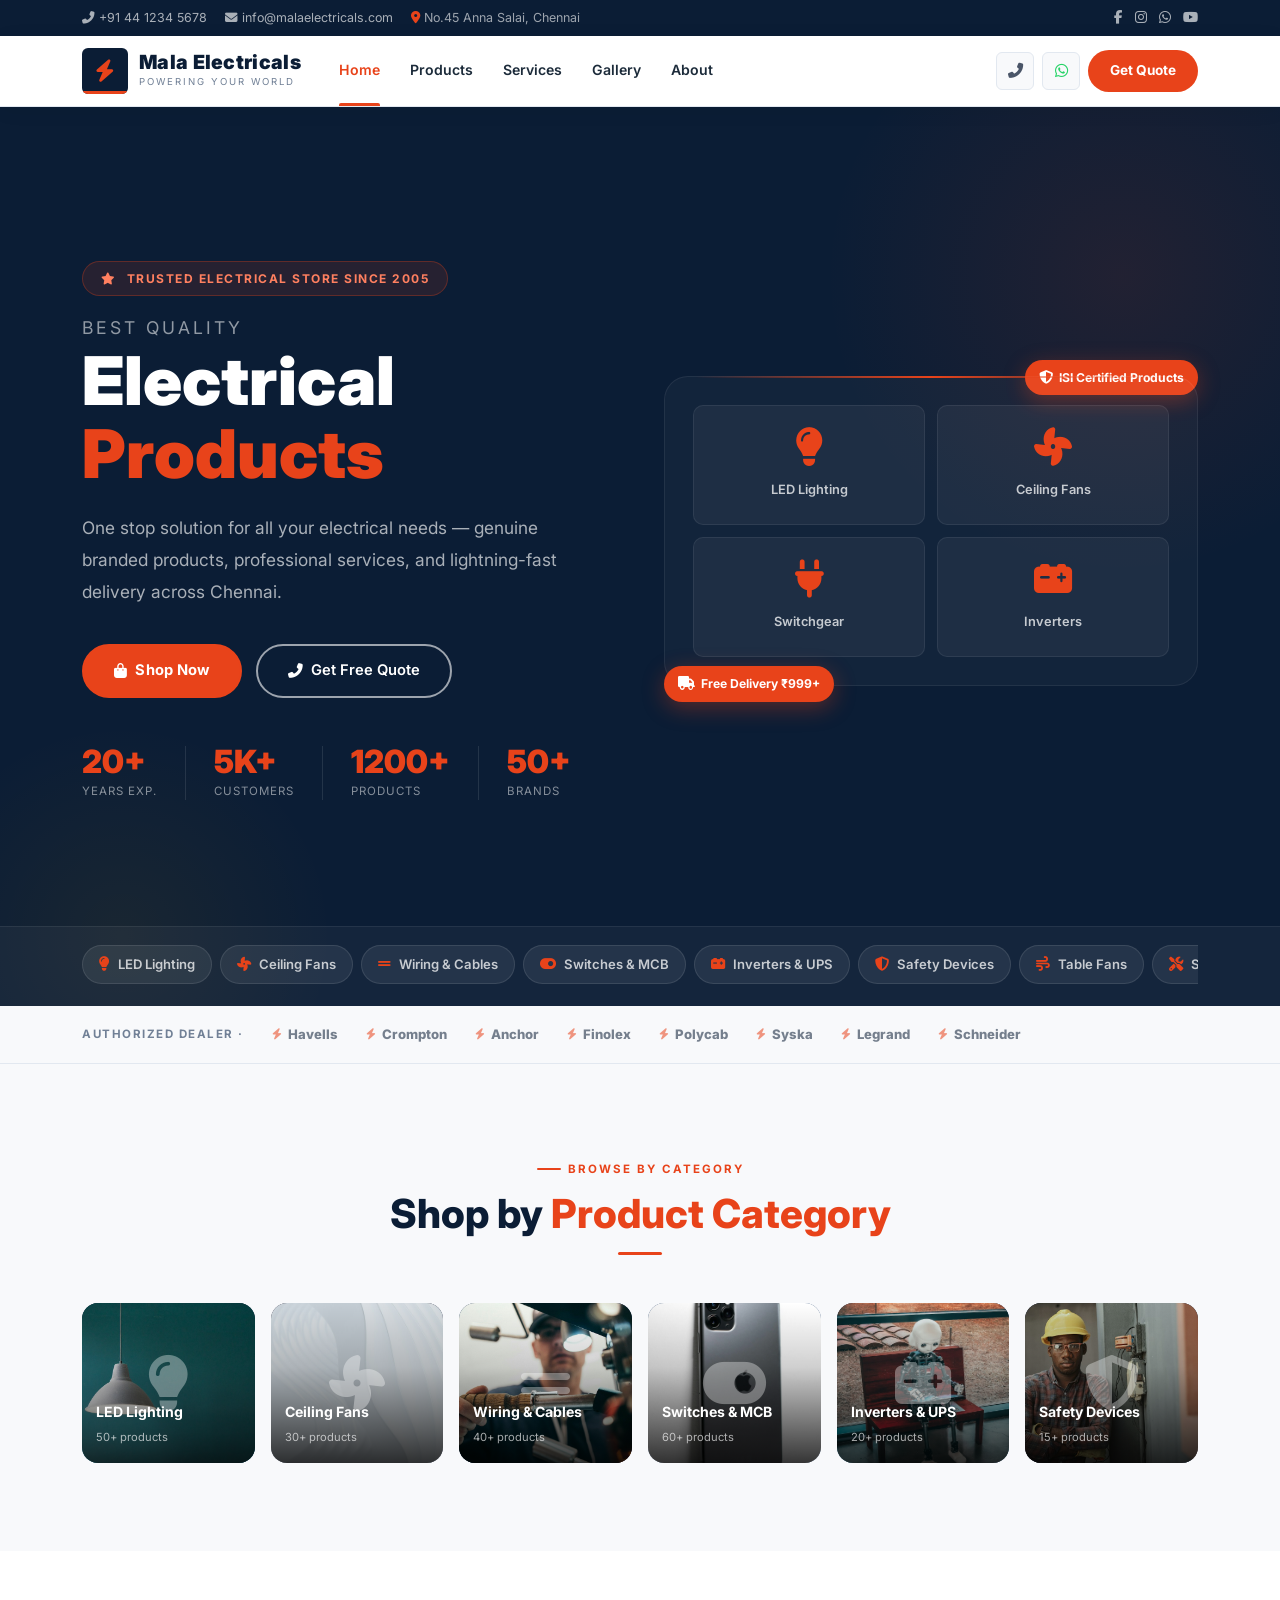
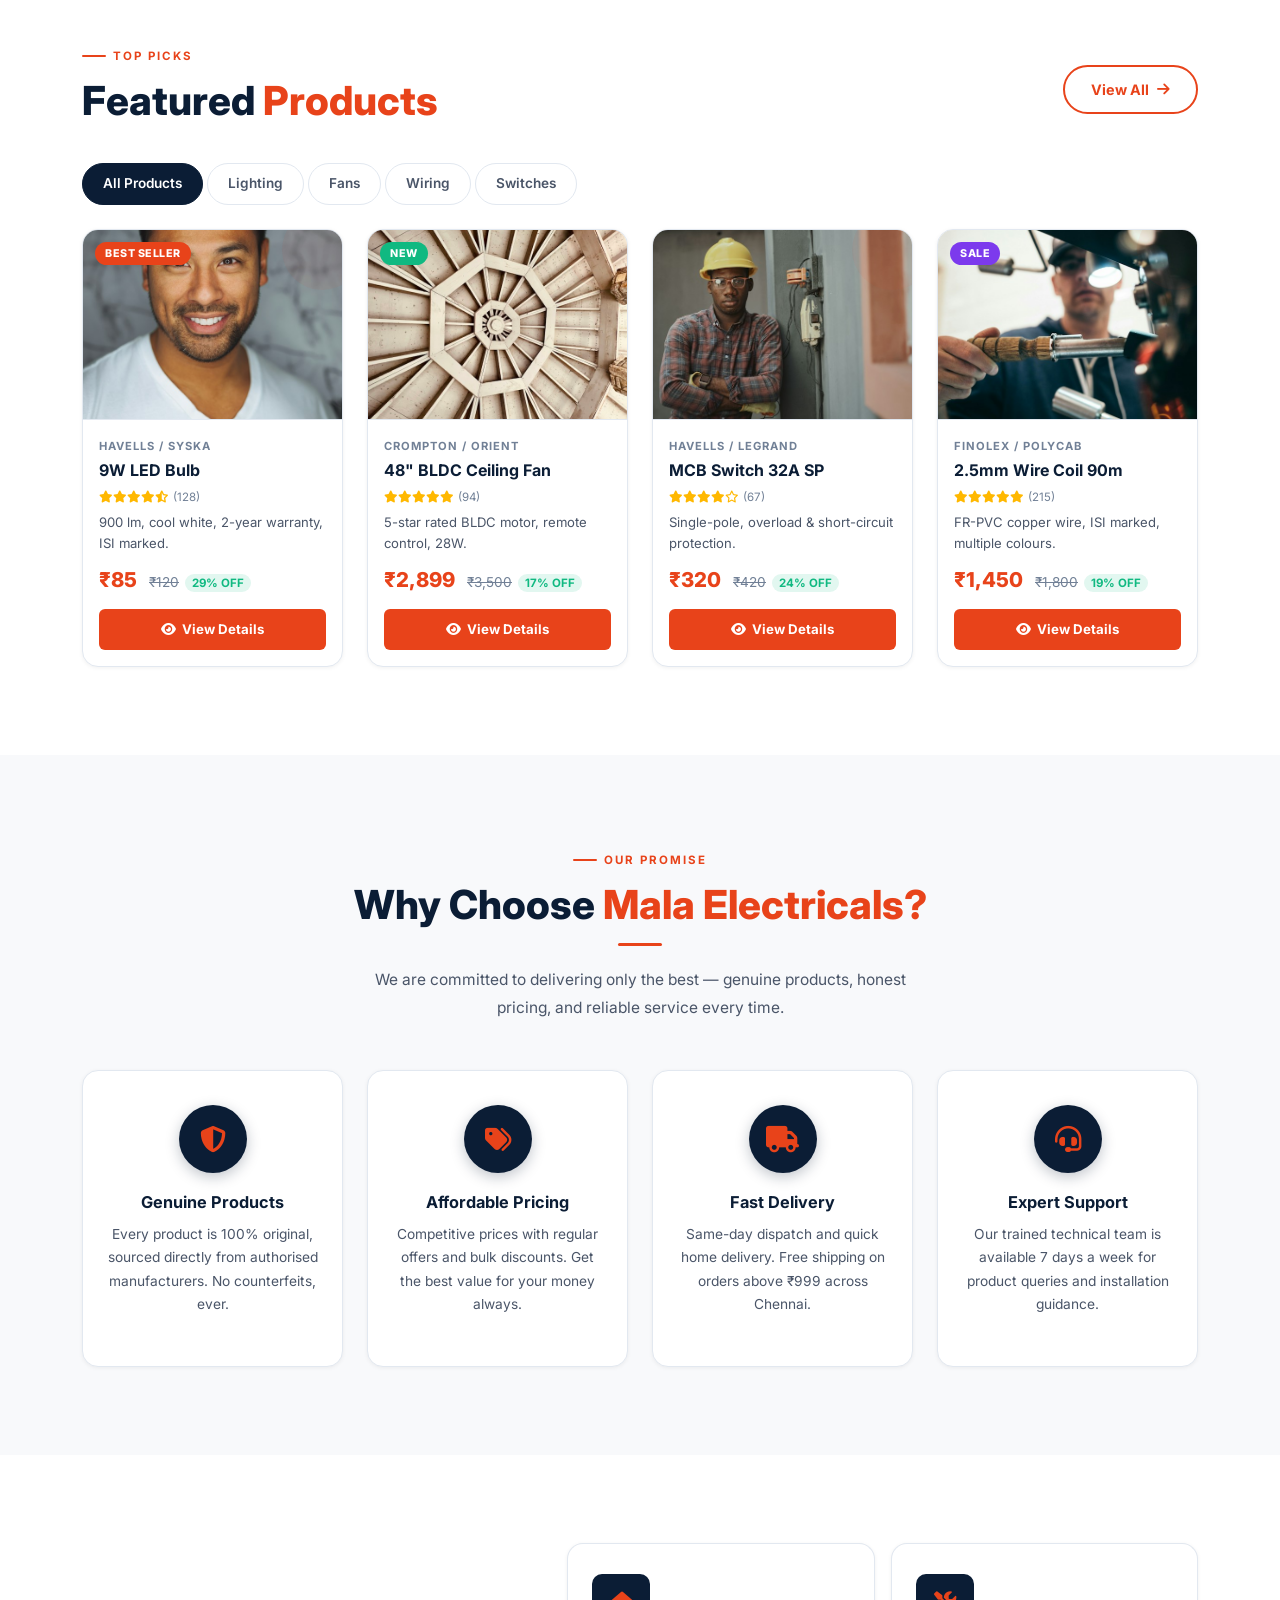
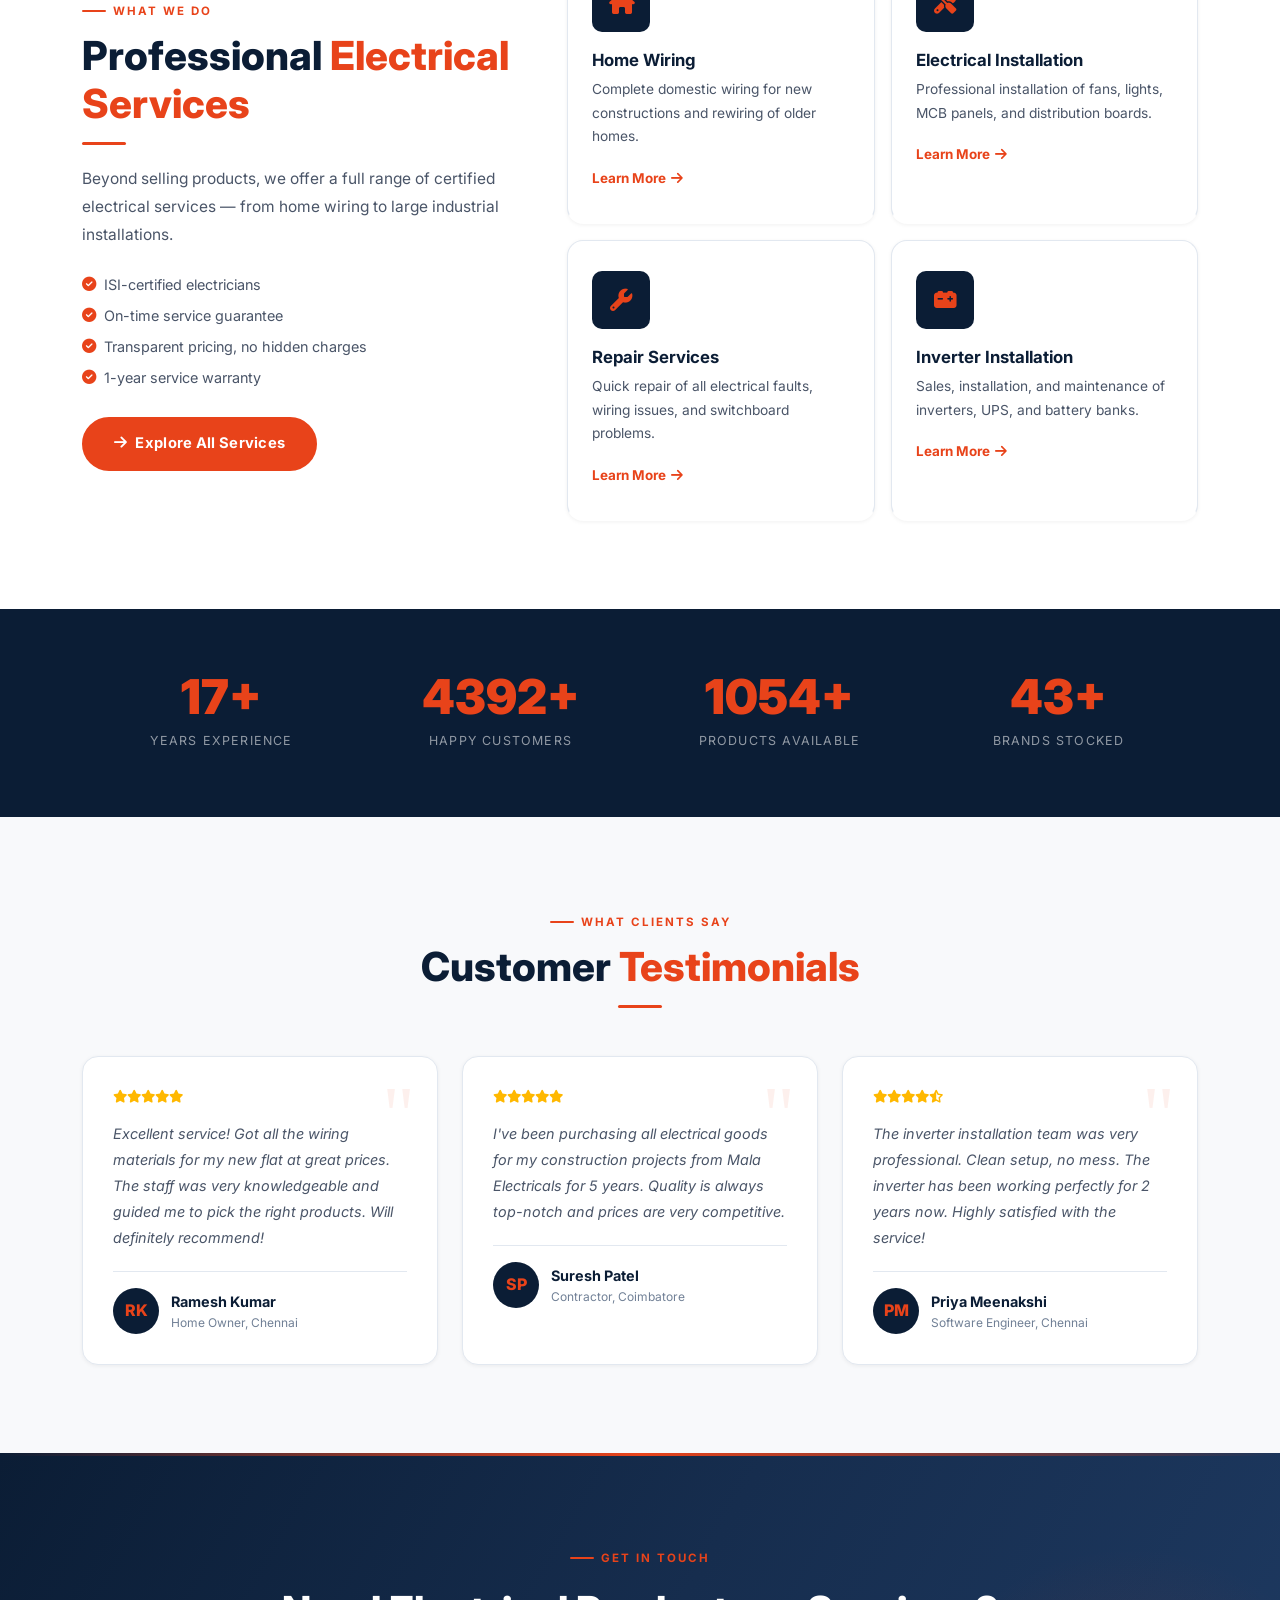
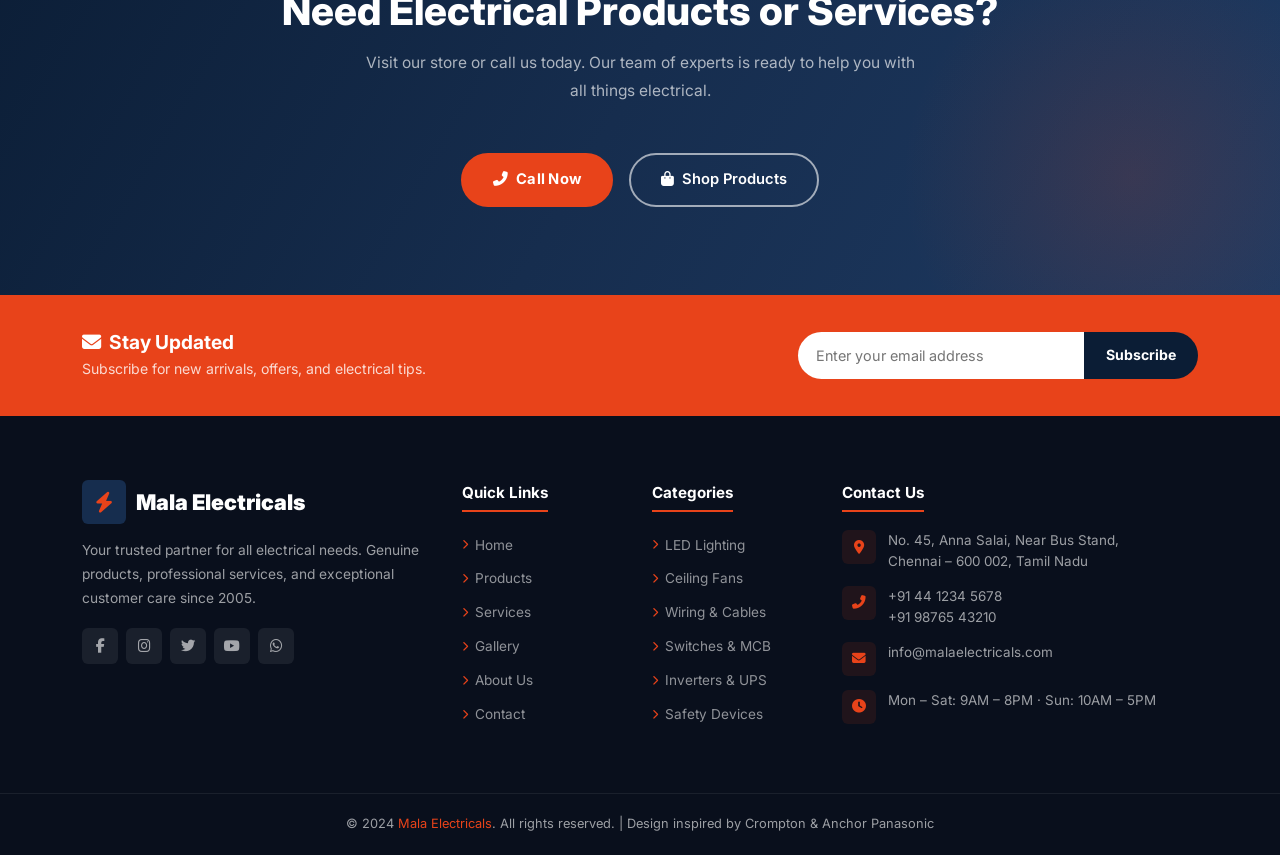
<file: index.html>
<!DOCTYPE html>
<html lang="en">
<head>
  <meta charset="UTF-8"/>
  <meta name="viewport" content="width=device-width,initial-scale=1.0"/>
  <title>Mala Electricals — Best Quality Electrical Products</title>
  <meta name="description" content="Mala Electricals — Chennai's trusted electrical products store. LED lighting, fans, wiring, MCB, inverters and professional services."/>
  <link rel="stylesheet" href="https://cdn.jsdelivr.net/npm/bootstrap@5.3.2/dist/css/bootstrap.min.css"/>
  <link rel="stylesheet" href="https://cdnjs.cloudflare.com/ajax/libs/font-awesome/6.5.0/css/all.min.css"/>
  <link href="https://fonts.googleapis.com/css2?family=Inter:wght@400;500;600;700;800;900&display=swap" rel="stylesheet"/>
  <link rel="stylesheet" href="css/style.css"/>
</head>
<body>

<!-- PRELOADER -->
<div id="preloader">
  <div class="pl-inner">
    <div class="pl-logo"><i class="fas fa-bolt"></i></div>
    <div class="pl-brand">Mala Electricals</div>
    <div class="pl-tag">Powering Your World</div>
    <div class="pl-bar"><div class="pl-bar-fill"></div></div>
  </div>
</div>

<!-- TOP BAR (Crompton-style) -->
<div class="top-bar d-none d-md-block">
  <div class="container">
    <div class="top-bar-left">
      <a href="tel:+914412345678"><i class="fas fa-phone-alt"></i> +91 44 1234 5678</a>
      <a href="mailto:info@malaelectricals.com"><i class="fas fa-envelope"></i> info@malaelectricals.com</a>
      <span><i class="fas fa-map-marker-alt" style="color:var(--orange);"></i> No.45 Anna Salai, Chennai</span>
    </div>
    <div class="top-bar-right">
      <a href="#"><i class="fab fa-facebook-f"></i></a>
      <a href="#"><i class="fab fa-instagram"></i></a>
      <a href="#"><i class="fab fa-whatsapp"></i></a>
      <a href="#"><i class="fab fa-youtube"></i></a>
    </div>
  </div>
</div>

<!-- NAVBAR (Anchor/Panasonic white clean) -->
<nav class="site-navbar" id="siteNavbar">
  <div class="container">
    <div class="navbar-inner">
      <a href="index.html" class="navbar-brand-wrap">
        <div class="nb-logo"><i class="fas fa-bolt"></i></div>
        <div>
          <span class="nb-brand-name">Mala Electricals</span>
          <span class="nb-tagline">Powering Your World</span>
        </div>
      </a>
      <div class="nb-links">
        <a href="index.html" class="nb-link active">Home</a>
        <a href="products.html" class="nb-link">Products</a>
        <a href="services.html" class="nb-link">Services</a>
        <a href="gallery.html" class="nb-link">Gallery</a>
        <a href="about.html" class="nb-link">About</a>
      </div>
      <div class="nb-actions">
        <a href="tel:+919876543210" class="nb-icon-btn d-none d-lg-flex" title="Call"><i class="fas fa-phone-alt"></i></a>
        <a href="https://wa.me/919876543210" target="_blank" class="nb-icon-btn d-none d-lg-flex" title="WhatsApp" style="color:#25d366;"><i class="fab fa-whatsapp"></i></a>
        <a href="contact.html" class="nb-cta">Get Quote</a>
        <button class="nb-toggler" id="nbToggler" aria-label="Menu">
          <span></span><span></span><span></span>
        </button>
      </div>
    </div>
    <!-- Mobile menu -->
    <div class="nb-mobile" id="nbMobile">
      <a href="index.html" class="active">Home</a>
      <a href="products.html">Products</a>
      <a href="services.html">Services</a>
      <a href="gallery.html">Gallery</a>
      <a href="about.html">About Us</a>
      <a href="contact.html">Contact Us</a>
    </div>
  </div>
</nav>

<!-- HERO (Panasonic bold + Crompton category strip) -->
<section class="hero-section">
  <div class="hero-main">
    <div class="container">
      <div class="row align-items-center g-5">
        <div class="col-lg-6">
          <div class="hero-eyebrow"><i class="fas fa-star"></i> Trusted Electrical Store Since 2005</div>
          <h1 class="hero-title">
            <span class="line3">Best Quality</span>
            Electrical<span class="line2"> Products</span>
          </h1>
          <p class="hero-sub">One stop solution for all your electrical needs — genuine branded products, professional services, and lightning-fast delivery across Chennai.</p>
          <div class="hero-btns">
            <a href="products.html" class="btn-orange"><i class="fas fa-shopping-bag"></i> Shop Now</a>
            <a href="contact.html" class="btn-outline-white"><i class="fas fa-phone-alt"></i> Get Free Quote</a>
          </div>
          <div class="hero-stats">
            <div class="hero-stat">
              <span class="n">20+</span>
              <div class="l">Years Exp.</div>
            </div>
            <div class="hero-stat">
              <span class="n">5K+</span>
              <div class="l">Customers</div>
            </div>
            <div class="hero-stat">
              <span class="n">1200+</span>
              <div class="l">Products</div>
            </div>
            <div class="hero-stat">
              <span class="n">50+</span>
              <div class="l">Brands</div>
            </div>
          </div>
        </div>
        <div class="col-lg-6 hero-visual">
          <div class="hps-float hf-1"><i class="fas fa-shield-alt"></i> ISI Certified Products</div>
          <div class="hero-product-showcase">
            <div class="hps-grid">
              <div class="hps-card"><i class="fas fa-lightbulb"></i><span>LED Lighting</span></div>
              <div class="hps-card"><i class="fas fa-fan"></i><span>Ceiling Fans</span></div>
              <div class="hps-card"><i class="fas fa-plug"></i><span>Switchgear</span></div>
              <div class="hps-card"><i class="fas fa-car-battery"></i><span>Inverters</span></div>
            </div>
          </div>
          <div class="hps-float hf-2"><i class="fas fa-truck"></i> Free Delivery ₹999+</div>
        </div>
      </div>
    </div>
  </div>

  <!-- Category strip (Crompton-style) -->
  <div class="hero-cat-strip">
    <div class="container">
      <div class="cat-strip-scroll">
        <a href="products.html" class="cat-pill"><i class="fas fa-lightbulb"></i> LED Lighting</a>
        <a href="products.html" class="cat-pill"><i class="fas fa-fan"></i> Ceiling Fans</a>
        <a href="products.html" class="cat-pill"><i class="fas fa-grip-lines"></i> Wiring & Cables</a>
        <a href="products.html" class="cat-pill"><i class="fas fa-toggle-on"></i> Switches & MCB</a>
        <a href="products.html" class="cat-pill"><i class="fas fa-car-battery"></i> Inverters & UPS</a>
        <a href="products.html" class="cat-pill"><i class="fas fa-shield-alt"></i> Safety Devices</a>
        <a href="products.html" class="cat-pill"><i class="fas fa-wind"></i> Table Fans</a>
        <a href="services.html" class="cat-pill"><i class="fas fa-tools"></i> Services</a>
      </div>
    </div>
  </div>
</section>

<!-- BRAND STRIP -->
<div class="brand-strip">
  <div class="container">
    <div class="brand-strip-inner">
      <span class="brand-strip-label">Authorized Dealer ·</span>
      <span class="brand-item"><i class="fas fa-bolt"></i>Havells</span>
      <span class="brand-item"><i class="fas fa-bolt"></i>Crompton</span>
      <span class="brand-item"><i class="fas fa-bolt"></i>Anchor</span>
      <span class="brand-item"><i class="fas fa-bolt"></i>Finolex</span>
      <span class="brand-item"><i class="fas fa-bolt"></i>Polycab</span>
      <span class="brand-item"><i class="fas fa-bolt"></i>Syska</span>
      <span class="brand-item"><i class="fas fa-bolt"></i>Legrand</span>
      <span class="brand-item"><i class="fas fa-bolt"></i>Schneider</span>
    </div>
  </div>
</div>

<!-- SHOP BY CATEGORY (Crompton-style tiles) -->
<section class="section-pad" style="background:var(--off-white);">
  <div class="container">
    <div class="text-center mb-5 reveal">
      <div class="eyebrow">Browse by Category</div>
      <h2 class="section-h">Shop by <span>Product Category</span></h2>
      <div class="divider center"></div>
    </div>
    <div class="cat-grid reveal">
      <a href="products.html" class="cat-tile ctile-1">
        <div class="cat-tile-bg" style="background-image:url('images/cat-led-lighting.jpg');"><i class="fas fa-lightbulb"></i></div>
        <div class="cat-tile-overlay"></div>
        <div class="cat-tile-label"><span class="cat-tile-name">LED Lighting</span><span class="cat-tile-count">50+ products</span></div>
      </a>
      <a href="products.html" class="cat-tile ctile-2">
        <div class="cat-tile-bg" style="background-image:url('images/cat-ceiling-fans.jpg');"><i class="fas fa-fan"></i></div>
        <div class="cat-tile-overlay"></div>
        <div class="cat-tile-label"><span class="cat-tile-name">Ceiling Fans</span><span class="cat-tile-count">30+ products</span></div>
      </a>
      <a href="products.html" class="cat-tile ctile-3">
        <div class="cat-tile-bg" style="background-image:url('images/cat-wiring-cables.jpg');"><i class="fas fa-grip-lines"></i></div>
        <div class="cat-tile-overlay"></div>
        <div class="cat-tile-label"><span class="cat-tile-name">Wiring & Cables</span><span class="cat-tile-count">40+ products</span></div>
      </a>
      <a href="products.html" class="cat-tile ctile-4">
        <div class="cat-tile-bg" style="background-image:url('images/cat-switches-mcb.jpg');"><i class="fas fa-toggle-on"></i></div>
        <div class="cat-tile-overlay"></div>
        <div class="cat-tile-label"><span class="cat-tile-name">Switches & MCB</span><span class="cat-tile-count">60+ products</span></div>
      </a>
      <a href="products.html" class="cat-tile ctile-5">
        <div class="cat-tile-bg" style="background-image:url('images/cat-inverters-ups.jpg');"><i class="fas fa-car-battery"></i></div>
        <div class="cat-tile-overlay"></div>
        <div class="cat-tile-label"><span class="cat-tile-name">Inverters & UPS</span><span class="cat-tile-count">20+ products</span></div>
      </a>
      <a href="products.html" class="cat-tile ctile-6">
        <div class="cat-tile-bg" style="background-image:url('images/cat-safety-devices.jpg');"><i class="fas fa-shield-alt"></i></div>
        <div class="cat-tile-overlay"></div>
        <div class="cat-tile-label"><span class="cat-tile-name">Safety Devices</span><span class="cat-tile-count">15+ products</span></div>
      </a>
    </div>
  </div>
</section>

<!-- FEATURED PRODUCTS with tabs (Crompton-style) -->
<section class="section-pad" style="background:#fff;">
  <div class="container">
    <div class="row align-items-center mb-4 reveal">
      <div class="col">
        <div class="eyebrow">Top Picks</div>
        <h2 class="section-h">Featured <span>Products</span></h2>
      </div>
      <div class="col-auto">
        <a href="products.html" class="btn-outline-orange">View All <i class="fas fa-arrow-right"></i></a>
      </div>
    </div>
    <!-- Tabs (Crompton-style) -->
    <div class="product-tabs ptabs-group reveal mb-4">
      <button class="ptab active" data-tab="all">All Products</button>
      <button class="ptab" data-tab="lighting">Lighting</button>
      <button class="ptab" data-tab="fans">Fans</button>
      <button class="ptab" data-tab="wiring">Wiring</button>
      <button class="ptab" data-tab="switches">Switches</button>
    </div>
    <div class="row g-4" id="productsGrid">
      <!-- LED Bulb -->
      <div class="col-6 col-md-4 col-lg-3 prod-card-wrap reveal reveal-delay-1" data-category="lighting">
        <div class="product-card">
          <div class="pc-img">
            <span class="pc-badge">Best Seller</span>
            <button class="pc-wishlist"><i class="far fa-heart"></i></button>
            <img src="images/prod-led-bulb.jpg" alt="9W LED Bulb" loading="lazy">
          </div>
          <div class="pc-body">
            <div class="pc-brand">Havells / Syska</div>
            <div class="pc-name">9W LED Bulb</div>
            <div class="pc-stars"><i class="fas fa-star"></i><i class="fas fa-star"></i><i class="fas fa-star"></i><i class="fas fa-star"></i><i class="fas fa-star-half-alt"></i><span>(128)</span></div>
            <p class="pc-desc">900 lm, cool white, 2-year warranty, ISI marked.</p>
            <div class="pc-price">₹85 <span class="mrp">₹120</span><span class="disc">29% OFF</span></div>
            <a href="product-details.html" class="btn-sm-orange"><i class="fas fa-eye"></i> View Details</a>
          </div>
        </div>
      </div>
      <!-- Ceiling Fan -->
      <div class="col-6 col-md-4 col-lg-3 prod-card-wrap reveal reveal-delay-2" data-category="fans">
        <div class="product-card">
          <div class="pc-img">
            <span class="pc-badge new">New</span>
            <button class="pc-wishlist"><i class="far fa-heart"></i></button>
            <img src="images/prod-ceiling-fan.jpg" alt="48 inch BLDC Ceiling Fan" loading="lazy">
          </div>
          <div class="pc-body">
            <div class="pc-brand">Crompton / Orient</div>
            <div class="pc-name">48" BLDC Ceiling Fan</div>
            <div class="pc-stars"><i class="fas fa-star"></i><i class="fas fa-star"></i><i class="fas fa-star"></i><i class="fas fa-star"></i><i class="fas fa-star"></i><span>(94)</span></div>
            <p class="pc-desc">5-star rated BLDC motor, remote control, 28W.</p>
            <div class="pc-price">₹2,899 <span class="mrp">₹3,500</span><span class="disc">17% OFF</span></div>
            <a href="product-details.html" class="btn-sm-orange"><i class="fas fa-eye"></i> View Details</a>
          </div>
        </div>
      </div>
      <!-- MCB -->
      <div class="col-6 col-md-4 col-lg-3 prod-card-wrap reveal reveal-delay-3" data-category="switches">
        <div class="product-card">
          <div class="pc-img">
            <button class="pc-wishlist"><i class="far fa-heart"></i></button>
            <img src="images/prod-mcb.jpg" alt="MCB Switch 32A SP" loading="lazy">
          </div>
          <div class="pc-body">
            <div class="pc-brand">Havells / Legrand</div>
            <div class="pc-name">MCB Switch 32A SP</div>
            <div class="pc-stars"><i class="fas fa-star"></i><i class="fas fa-star"></i><i class="fas fa-star"></i><i class="fas fa-star"></i><i class="far fa-star"></i><span>(67)</span></div>
            <p class="pc-desc">Single-pole, overload & short-circuit protection.</p>
            <div class="pc-price">₹320 <span class="mrp">₹420</span><span class="disc">24% OFF</span></div>
            <a href="product-details.html" class="btn-sm-orange"><i class="fas fa-eye"></i> View Details</a>
          </div>
        </div>
      </div>
      <!-- Wire -->
      <div class="col-6 col-md-4 col-lg-3 prod-card-wrap reveal reveal-delay-4" data-category="wiring">
        <div class="product-card">
          <div class="pc-img">
            <span class="pc-badge" style="background:#7c3aed;">Sale</span>
            <button class="pc-wishlist"><i class="far fa-heart"></i></button>
            <img src="images/prod-wire-coil.jpg" alt="2.5mm Wire Coil 90m" loading="lazy">
          </div>
          <div class="pc-body">
            <div class="pc-brand">Finolex / Polycab</div>
            <div class="pc-name">2.5mm Wire Coil 90m</div>
            <div class="pc-stars"><i class="fas fa-star"></i><i class="fas fa-star"></i><i class="fas fa-star"></i><i class="fas fa-star"></i><i class="fas fa-star"></i><span>(215)</span></div>
            <p class="pc-desc">FR-PVC copper wire, ISI marked, multiple colours.</p>
            <div class="pc-price">₹1,450 <span class="mrp">₹1,800</span><span class="disc">19% OFF</span></div>
            <a href="product-details.html" class="btn-sm-orange"><i class="fas fa-eye"></i> View Details</a>
          </div>
        </div>
      </div>
    </div>
  </div>
</section>

<!-- WHY CHOOSE US -->
<section class="section-pad" style="background:var(--off-white);">
  <div class="container">
    <div class="text-center mb-5 reveal">
      <div class="eyebrow">Our Promise</div>
      <h2 class="section-h">Why Choose <span>Mala Electricals?</span></h2>
      <div class="divider center"></div>
      <p class="section-p center">We are committed to delivering only the best — genuine products, honest pricing, and reliable service every time.</p>
    </div>
    <div class="row g-4">
      <div class="col-sm-6 col-lg-3 reveal reveal-delay-1">
        <div class="feature-card">
          <div class="fi-wrap"><i class="fas fa-shield-alt"></i></div>
          <h4>Genuine Products</h4>
          <p>Every product is 100% original, sourced directly from authorised manufacturers. No counterfeits, ever.</p>
        </div>
      </div>
      <div class="col-sm-6 col-lg-3 reveal reveal-delay-2">
        <div class="feature-card">
          <div class="fi-wrap"><i class="fas fa-tags"></i></div>
          <h4>Affordable Pricing</h4>
          <p>Competitive prices with regular offers and bulk discounts. Get the best value for your money always.</p>
        </div>
      </div>
      <div class="col-sm-6 col-lg-3 reveal reveal-delay-3">
        <div class="feature-card">
          <div class="fi-wrap"><i class="fas fa-truck"></i></div>
          <h4>Fast Delivery</h4>
          <p>Same-day dispatch and quick home delivery. Free shipping on orders above ₹999 across Chennai.</p>
        </div>
      </div>
      <div class="col-sm-6 col-lg-3 reveal reveal-delay-4">
        <div class="feature-card">
          <div class="fi-wrap"><i class="fas fa-headset"></i></div>
          <h4>Expert Support</h4>
          <p>Our trained technical team is available 7 days a week for product queries and installation guidance.</p>
        </div>
      </div>
    </div>
  </div>
</section>

<!-- SERVICES OVERVIEW -->
<section class="section-pad" style="background:#fff;">
  <div class="container">
    <div class="row align-items-center g-5">
      <div class="col-lg-5 reveal">
        <div class="eyebrow">What We Do</div>
        <h2 class="section-h">Professional <span>Electrical Services</span></h2>
        <div class="divider"></div>
        <p class="section-p mb-4">Beyond selling products, we offer a full range of certified electrical services — from home wiring to large industrial installations.</p>
        <ul style="list-style:none; padding:0; margin-bottom:28px;">
          <li class="d-flex align-items-center gap-2 mb-2" style="font-size:.9rem; color:var(--text-2);"><i class="fas fa-check-circle" style="color:var(--orange);"></i> ISI-certified electricians</li>
          <li class="d-flex align-items-center gap-2 mb-2" style="font-size:.9rem; color:var(--text-2);"><i class="fas fa-check-circle" style="color:var(--orange);"></i> On-time service guarantee</li>
          <li class="d-flex align-items-center gap-2 mb-2" style="font-size:.9rem; color:var(--text-2);"><i class="fas fa-check-circle" style="color:var(--orange);"></i> Transparent pricing, no hidden charges</li>
          <li class="d-flex align-items-center gap-2" style="font-size:.9rem; color:var(--text-2);"><i class="fas fa-check-circle" style="color:var(--orange);"></i> 1-year service warranty</li>
        </ul>
        <a href="services.html" class="btn-orange"><i class="fas fa-arrow-right"></i> Explore All Services</a>
      </div>
      <div class="col-lg-7">
        <div class="row g-3">
          <div class="col-sm-6 reveal reveal-delay-1">
            <div class="service-card">
              <div class="si-wrap"><i class="fas fa-home"></i></div>
              <h4>Home Wiring</h4>
              <p>Complete domestic wiring for new constructions and rewiring of older homes.</p>
              <a href="services.html" class="svc-link">Learn More <i class="fas fa-arrow-right"></i></a>
            </div>
          </div>
          <div class="col-sm-6 reveal reveal-delay-2">
            <div class="service-card">
              <div class="si-wrap"><i class="fas fa-tools"></i></div>
              <h4>Electrical Installation</h4>
              <p>Professional installation of fans, lights, MCB panels, and distribution boards.</p>
              <a href="services.html" class="svc-link">Learn More <i class="fas fa-arrow-right"></i></a>
            </div>
          </div>
          <div class="col-sm-6 reveal reveal-delay-3">
            <div class="service-card">
              <div class="si-wrap"><i class="fas fa-wrench"></i></div>
              <h4>Repair Services</h4>
              <p>Quick repair of all electrical faults, wiring issues, and switchboard problems.</p>
              <a href="services.html" class="svc-link">Learn More <i class="fas fa-arrow-right"></i></a>
            </div>
          </div>
          <div class="col-sm-6 reveal reveal-delay-4">
            <div class="service-card">
              <div class="si-wrap"><i class="fas fa-car-battery"></i></div>
              <h4>Inverter Installation</h4>
              <p>Sales, installation, and maintenance of inverters, UPS, and battery banks.</p>
              <a href="services.html" class="svc-link">Learn More <i class="fas fa-arrow-right"></i></a>
            </div>
          </div>
        </div>
      </div>
    </div>
  </div>
</section>

<!-- STATS -->
<div class="stats-strip">
  <div class="container">
    <div class="row g-0 text-center">
      <div class="col-6 col-md-3"><div class="stat-item"><span class="stat-num counter" data-target="20" data-suffix="+">0+</span><span class="stat-lbl">Years Experience</span></div></div>
      <div class="col-6 col-md-3"><div class="stat-item"><span class="stat-num counter" data-target="5000" data-suffix="+">0+</span><span class="stat-lbl">Happy Customers</span></div></div>
      <div class="col-6 col-md-3"><div class="stat-item"><span class="stat-num counter" data-target="1200" data-suffix="+">0+</span><span class="stat-lbl">Products Available</span></div></div>
      <div class="col-6 col-md-3"><div class="stat-item"><span class="stat-num counter" data-target="50" data-suffix="+">0+</span><span class="stat-lbl">Brands Stocked</span></div></div>
    </div>
  </div>
</div>

<!-- TESTIMONIALS -->
<section class="section-pad" style="background:var(--off-white);">
  <div class="container">
    <div class="text-center mb-5 reveal">
      <div class="eyebrow">What Clients Say</div>
      <h2 class="section-h">Customer <span>Testimonials</span></h2>
      <div class="divider center"></div>
    </div>
    <div class="row g-4">
      <div class="col-md-4 reveal reveal-delay-1">
        <div class="testi-card">
          <div class="testi-stars"><i class="fas fa-star"></i><i class="fas fa-star"></i><i class="fas fa-star"></i><i class="fas fa-star"></i><i class="fas fa-star"></i></div>
          <p class="testi-text">Excellent service! Got all the wiring materials for my new flat at great prices. The staff was very knowledgeable and guided me to pick the right products. Will definitely recommend!</p>
          <div class="testi-author">
            <div class="testi-avatar">RK</div>
            <div><div class="testi-name">Ramesh Kumar</div><div class="testi-role">Home Owner, Chennai</div></div>
          </div>
        </div>
      </div>
      <div class="col-md-4 reveal reveal-delay-2">
        <div class="testi-card">
          <div class="testi-stars"><i class="fas fa-star"></i><i class="fas fa-star"></i><i class="fas fa-star"></i><i class="fas fa-star"></i><i class="fas fa-star"></i></div>
          <p class="testi-text">I've been purchasing all electrical goods for my construction projects from Mala Electricals for 5 years. Quality is always top-notch and prices are very competitive.</p>
          <div class="testi-author">
            <div class="testi-avatar">SP</div>
            <div><div class="testi-name">Suresh Patel</div><div class="testi-role">Contractor, Coimbatore</div></div>
          </div>
        </div>
      </div>
      <div class="col-md-4 reveal reveal-delay-3">
        <div class="testi-card">
          <div class="testi-stars"><i class="fas fa-star"></i><i class="fas fa-star"></i><i class="fas fa-star"></i><i class="fas fa-star"></i><i class="fas fa-star-half-alt"></i></div>
          <p class="testi-text">The inverter installation team was very professional. Clean setup, no mess. The inverter has been working perfectly for 2 years now. Highly satisfied with the service!</p>
          <div class="testi-author">
            <div class="testi-avatar">PM</div>
            <div><div class="testi-name">Priya Meenakshi</div><div class="testi-role">Software Engineer, Chennai</div></div>
          </div>
        </div>
      </div>
    </div>
  </div>
</section>

<!-- CTA -->
<section class="cta-section">
  <div class="container text-center position-relative reveal">
    <div class="eyebrow" style="color:var(--orange); justify-content:center;">Get In Touch</div>
    <h2 class="section-h white mt-2">Need Electrical Products or Services?</h2>
    <p class="section-p center mb-5" style="color:rgba(255,255,255,.65);">Visit our store or call us today. Our team of experts is ready to help you with all things electrical.</p>
    <div class="d-flex justify-content-center gap-3 flex-wrap">
      <a href="contact.html" class="btn-orange"><i class="fas fa-phone-alt"></i> Call Now</a>
      <a href="products.html" class="btn-outline-white"><i class="fas fa-shopping-bag"></i> Shop Products</a>
    </div>
  </div>
</section>

<!-- FOOTER NEWSLETTER (Crompton-style) -->
<div class="footer-newsletter">
  <div class="container">
    <form class="fn-inner" id="newsletterForm">
      <div class="fn-text">
        <h4><i class="fas fa-envelope me-2"></i>Stay Updated</h4>
        <p>Subscribe for new arrivals, offers, and electrical tips.</p>
      </div>
      <div class="fn-form">
        <input type="email" class="fn-input" placeholder="Enter your email address" required />
        <button type="submit" class="fn-btn">Subscribe</button>
      </div>
    </form>
  </div>
</div>

<!-- FOOTER -->
<footer class="site-footer">
  <div class="container">
    <div class="row g-4">
      <div class="col-lg-4 col-md-6">
        <div class="footer-logo-wrap">
          <div class="fl-icon"><i class="fas fa-bolt"></i></div>
          <span class="footer-brand">Mala Electricals</span>
        </div>
        <p class="footer-about">Your trusted partner for all electrical needs. Genuine products, professional services, and exceptional customer care since 2005.</p>
        <div class="social-links">
          <a href="#" class="social-link"><i class="fab fa-facebook-f"></i></a>
          <a href="#" class="social-link"><i class="fab fa-instagram"></i></a>
          <a href="#" class="social-link"><i class="fab fa-twitter"></i></a>
          <a href="#" class="social-link"><i class="fab fa-youtube"></i></a>
          <a href="#" class="social-link"><i class="fab fa-whatsapp"></i></a>
        </div>
      </div>
      <div class="col-lg-2 col-md-6 col-6">
        <h5 class="footer-heading">Quick Links</h5>
        <ul class="footer-list">
          <li><a href="index.html"><i class="fas fa-chevron-right"></i>Home</a></li>
          <li><a href="products.html"><i class="fas fa-chevron-right"></i>Products</a></li>
          <li><a href="services.html"><i class="fas fa-chevron-right"></i>Services</a></li>
          <li><a href="gallery.html"><i class="fas fa-chevron-right"></i>Gallery</a></li>
          <li><a href="about.html"><i class="fas fa-chevron-right"></i>About Us</a></li>
          <li><a href="contact.html"><i class="fas fa-chevron-right"></i>Contact</a></li>
        </ul>
      </div>
      <div class="col-lg-2 col-md-6 col-6">
        <h5 class="footer-heading">Categories</h5>
        <ul class="footer-list">
          <li><a href="products.html"><i class="fas fa-chevron-right"></i>LED Lighting</a></li>
          <li><a href="products.html"><i class="fas fa-chevron-right"></i>Ceiling Fans</a></li>
          <li><a href="products.html"><i class="fas fa-chevron-right"></i>Wiring & Cables</a></li>
          <li><a href="products.html"><i class="fas fa-chevron-right"></i>Switches & MCB</a></li>
          <li><a href="products.html"><i class="fas fa-chevron-right"></i>Inverters & UPS</a></li>
          <li><a href="products.html"><i class="fas fa-chevron-right"></i>Safety Devices</a></li>
        </ul>
      </div>
      <div class="col-lg-4 col-md-6">
        <h5 class="footer-heading">Contact Us</h5>
        <div class="footer-contact-row"><div class="fci"><i class="fas fa-map-marker-alt"></i></div><div class="inf">No. 45, Anna Salai, Near Bus Stand,<br>Chennai – 600 002, Tamil Nadu</div></div>
        <div class="footer-contact-row"><div class="fci"><i class="fas fa-phone-alt"></i></div><div class="inf"><a href="tel:+914412345678">+91 44 1234 5678</a><br><a href="tel:+919876543210">+91 98765 43210</a></div></div>
        <div class="footer-contact-row"><div class="fci"><i class="fas fa-envelope"></i></div><div class="inf"><a href="mailto:info@malaelectricals.com">info@malaelectricals.com</a></div></div>
        <div class="footer-contact-row"><div class="fci"><i class="fas fa-clock"></i></div><div class="inf">Mon – Sat: 9AM – 8PM · Sun: 10AM – 5PM</div></div>
      </div>
    </div>
  </div>
  <div class="footer-bottom">
    <p class="mb-0">© 2024 <a href="index.html">Mala Electricals</a>. All rights reserved. | Design inspired by Crompton &amp; Anchor Panasonic</p>
  </div>
</footer>

<button id="scrollTop" title="Back to Top"><i class="fas fa-chevron-up"></i></button>
<script src="https://cdn.jsdelivr.net/npm/bootstrap@5.3.2/dist/js/bootstrap.bundle.min.js"></script>
<script src="js/script.js"></script>
</body>
</html>
</file>
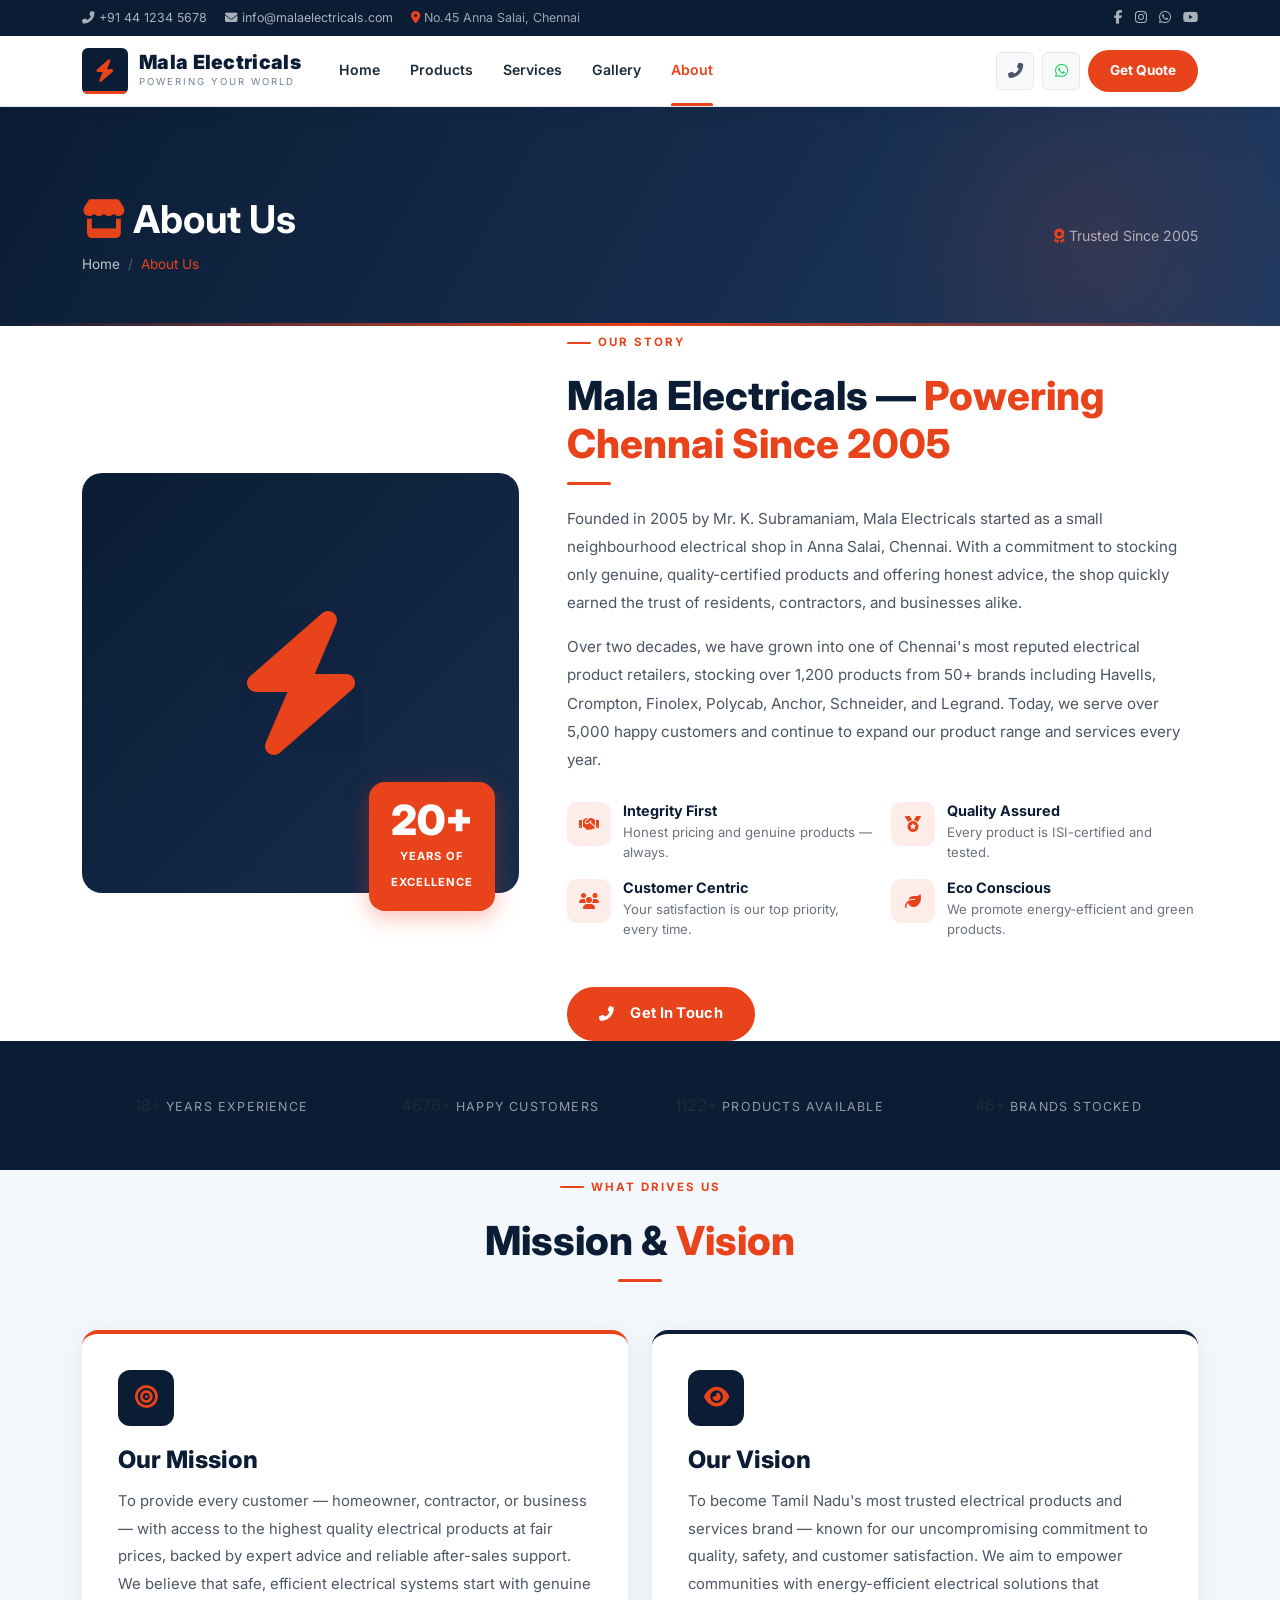
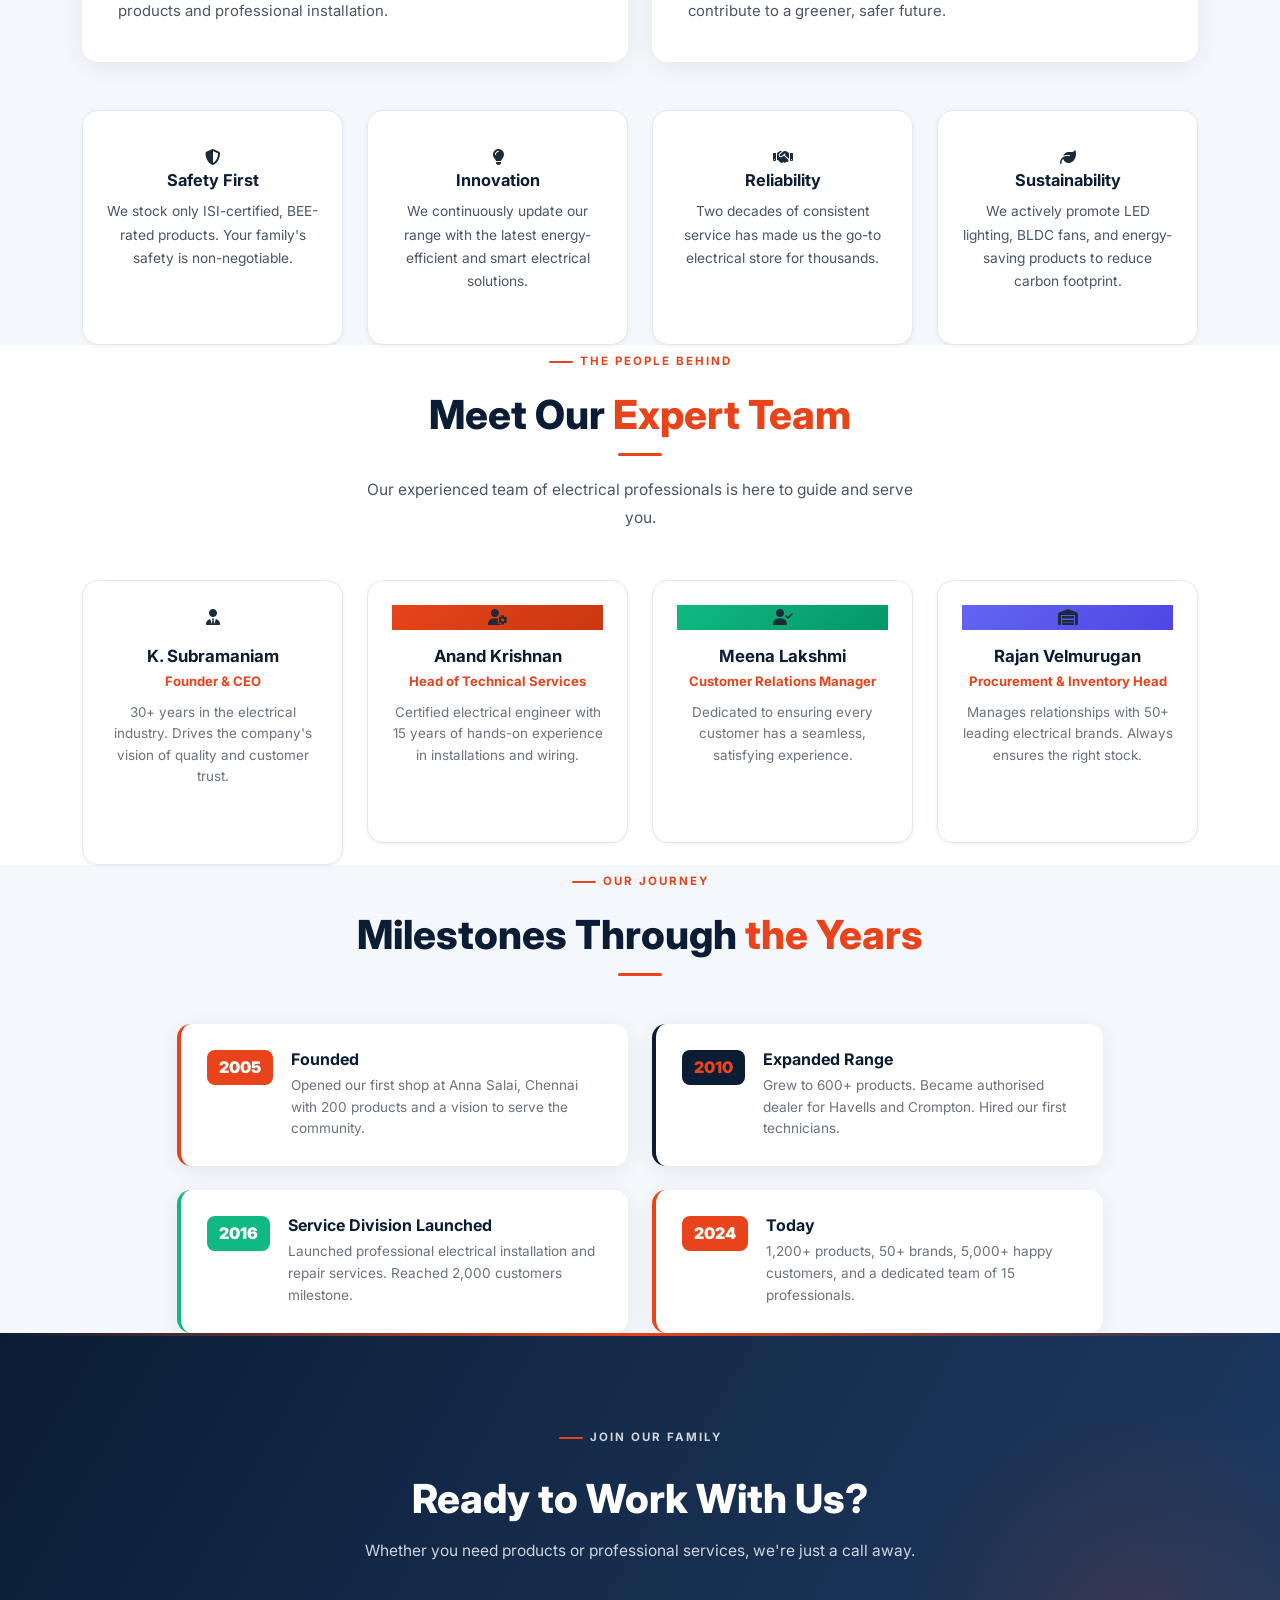
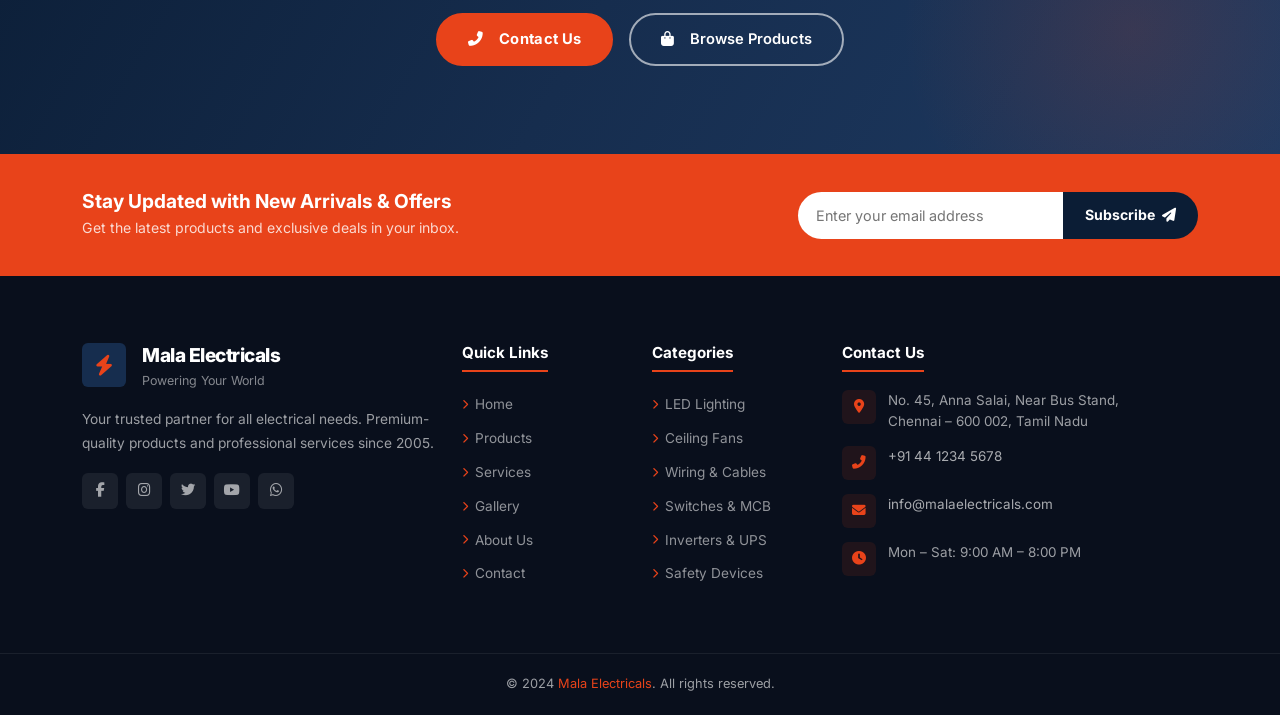
<file: about.html>
<!DOCTYPE html>
<html lang="en">
<head>
  <meta charset="UTF-8"/>
  <meta name="viewport" content="width=device-width,initial-scale=1.0"/>
  <title>About Us — Mala Electricals</title>
  <meta name="description" content="Learn about Mala Electricals — 20+ years of trusted electrical products and services in Chennai."/>
  <link rel="stylesheet" href="https://cdn.jsdelivr.net/npm/bootstrap@5.3.2/dist/css/bootstrap.min.css"/>
  <link rel="stylesheet" href="https://cdnjs.cloudflare.com/ajax/libs/font-awesome/6.5.0/css/all.min.css"/>
  <link href="https://fonts.googleapis.com/css2?family=Inter:wght@400;500;600;700;800;900&display=swap" rel="stylesheet"/>
  <link rel="stylesheet" href="css/style.css"/>
</head>
<body>

<!-- PRELOADER -->
<div id="preloader">
  <div class="pl-inner">
    <div class="pl-logo"><i class="fas fa-bolt"></i></div>
    <div class="pl-brand">Mala Electricals</div>
    <div class="pl-tag">Powering Your World</div>
    <div class="pl-bar"><div class="pl-bar-fill"></div></div>
  </div>
</div>

<!-- TOP BAR -->
<div class="top-bar d-none d-md-block">
  <div class="container">
    <div class="top-bar-left">
      <a href="tel:+914412345678"><i class="fas fa-phone-alt"></i> +91 44 1234 5678</a>
      <a href="mailto:info@malaelectricals.com"><i class="fas fa-envelope"></i> info@malaelectricals.com</a>
      <span><i class="fas fa-map-marker-alt" style="color:var(--orange);"></i> No.45 Anna Salai, Chennai</span>
    </div>
    <div class="top-bar-right">
      <a href="#"><i class="fab fa-facebook-f"></i></a>
      <a href="#"><i class="fab fa-instagram"></i></a>
      <a href="#"><i class="fab fa-whatsapp"></i></a>
      <a href="#"><i class="fab fa-youtube"></i></a>
    </div>
  </div>
</div>

<!-- NAVBAR -->
<nav class="site-navbar" id="siteNavbar">
  <div class="container">
    <div class="navbar-inner">
      <a href="index.html" class="navbar-brand-wrap">
        <div class="nb-logo"><i class="fas fa-bolt"></i></div>
        <div>
          <span class="nb-brand-name">Mala Electricals</span>
          <span class="nb-tagline">Powering Your World</span>
        </div>
      </a>
      <div class="nb-links">
        <a href="index.html" class="nb-link">Home</a>
        <a href="products.html" class="nb-link">Products</a>
        <a href="services.html" class="nb-link">Services</a>
        <a href="gallery.html" class="nb-link">Gallery</a>
        <a href="about.html" class="nb-link active">About</a>
      </div>
      <div class="nb-actions">
        <a href="tel:+919876543210" class="nb-icon-btn d-none d-lg-flex" title="Call"><i class="fas fa-phone-alt"></i></a>
        <a href="https://wa.me/919876543210" target="_blank" class="nb-icon-btn d-none d-lg-flex" title="WhatsApp" style="color:#25d366;"><i class="fab fa-whatsapp"></i></a>
        <a href="contact.html" class="nb-cta">Get Quote</a>
        <button class="nb-toggler" id="nbToggler" aria-label="Menu">
          <span></span><span></span><span></span>
        </button>
      </div>
    </div>
    <div class="nb-mobile" id="nbMobile">
      <a href="index.html">Home</a>
      <a href="products.html">Products</a>
      <a href="services.html">Services</a>
      <a href="gallery.html">Gallery</a>
      <a href="about.html" class="active">About Us</a>
      <a href="contact.html">Contact Us</a>
    </div>
  </div>
</nav>

<!-- PAGE BANNER -->
<section class="page-banner">
  <div class="container">
    <div class="row align-items-center">
      <div class="col-md-8">
        <h1 class="banner-title"><i class="fas fa-store me-2" style="color:var(--orange);"></i>About Us</h1>
        <nav aria-label="breadcrumb">
          <ol class="breadcrumb">
            <li class="breadcrumb-item"><a href="index.html">Home</a></li>
            <li class="breadcrumb-item active">About Us</li>
          </ol>
        </nav>
      </div>
      <div class="col-md-4 text-md-end mt-3 mt-md-0">
        <span style="color:rgba(255,255,255,.65);font-size:.88rem;"><i class="fas fa-award me-1" style="color:var(--orange);"></i>Trusted Since 2005</span>
      </div>
    </div>
  </div>
</section>

<!-- OUR STORY -->
<section class="section-padding" style="background:#fff;">
  <div class="container">
    <div class="row align-items-center g-5">
      <div class="col-lg-5 reveal">
        <div class="about-img-box">
          <div class="about-main-img">
            <i class="fas fa-store fa-8x" style="color:var(--navy);opacity:.15;"></i>
            <div style="position:absolute;inset:0;display:flex;align-items:center;justify-content:center;">
              <i class="fas fa-bolt fa-6x" style="color:var(--orange);"></i>
            </div>
          </div>
          <div class="exp-badge">
            <span class="exp-years">20+</span>
            <span class="exp-text">Years of<br>Excellence</span>
          </div>
        </div>
      </div>
      <div class="col-lg-7 reveal reveal-delay-1">
        <div class="eyebrow">Our Story</div>
        <h2 class="section-h mt-2">Mala Electricals — <span style="color:var(--orange);">Powering Chennai Since 2005</span></h2>
        <div class="divider"></div>
        <p style="color:#4b5563;font-size:.95rem;line-height:1.85;margin-bottom:16px;">
          Founded in 2005 by Mr. K. Subramaniam, Mala Electricals started as a small neighbourhood electrical shop in Anna Salai, Chennai. With a commitment to stocking only genuine, quality-certified products and offering honest advice, the shop quickly earned the trust of residents, contractors, and businesses alike.
        </p>
        <p style="color:#4b5563;font-size:.95rem;line-height:1.85;margin-bottom:28px;">
          Over two decades, we have grown into one of Chennai's most reputed electrical product retailers, stocking over 1,200 products from 50+ brands including Havells, Crompton, Finolex, Polycab, Anchor, Schneider, and Legrand. Today, we serve over 5,000 happy customers and continue to expand our product range and services every year.
        </p>
        <div class="row g-3 mb-5">
          <div class="col-6">
            <div style="display:flex;gap:12px;align-items:flex-start;">
              <div style="width:44px;height:44px;background:rgba(232,67,26,.1);border-radius:10px;display:flex;align-items:center;justify-content:center;flex-shrink:0;"><i class="fas fa-handshake" style="color:var(--orange);"></i></div>
              <div><h6 style="color:var(--navy);font-weight:700;margin-bottom:4px;font-size:.9rem;">Integrity First</h6><p style="font-size:.82rem;color:#6b7280;margin:0;line-height:1.5;">Honest pricing and genuine products — always.</p></div>
            </div>
          </div>
          <div class="col-6">
            <div style="display:flex;gap:12px;align-items:flex-start;">
              <div style="width:44px;height:44px;background:rgba(232,67,26,.1);border-radius:10px;display:flex;align-items:center;justify-content:center;flex-shrink:0;"><i class="fas fa-medal" style="color:var(--orange);"></i></div>
              <div><h6 style="color:var(--navy);font-weight:700;margin-bottom:4px;font-size:.9rem;">Quality Assured</h6><p style="font-size:.82rem;color:#6b7280;margin:0;line-height:1.5;">Every product is ISI-certified and tested.</p></div>
            </div>
          </div>
          <div class="col-6">
            <div style="display:flex;gap:12px;align-items:flex-start;">
              <div style="width:44px;height:44px;background:rgba(232,67,26,.1);border-radius:10px;display:flex;align-items:center;justify-content:center;flex-shrink:0;"><i class="fas fa-users" style="color:var(--orange);"></i></div>
              <div><h6 style="color:var(--navy);font-weight:700;margin-bottom:4px;font-size:.9rem;">Customer Centric</h6><p style="font-size:.82rem;color:#6b7280;margin:0;line-height:1.5;">Your satisfaction is our top priority, every time.</p></div>
            </div>
          </div>
          <div class="col-6">
            <div style="display:flex;gap:12px;align-items:flex-start;">
              <div style="width:44px;height:44px;background:rgba(232,67,26,.1);border-radius:10px;display:flex;align-items:center;justify-content:center;flex-shrink:0;"><i class="fas fa-leaf" style="color:var(--orange);"></i></div>
              <div><h6 style="color:var(--navy);font-weight:700;margin-bottom:4px;font-size:.9rem;">Eco Conscious</h6><p style="font-size:.82rem;color:#6b7280;margin:0;line-height:1.5;">We promote energy-efficient and green products.</p></div>
            </div>
          </div>
        </div>
        <a href="contact.html" class="btn-orange"><i class="fas fa-phone-alt me-2"></i>Get In Touch</a>
      </div>
    </div>
  </div>
</section>

<!-- STATS -->
<section class="stats-strip">
  <div class="container">
    <div class="row g-0 text-center">
      <div class="col-6 col-md-3">
        <div class="stat-block">
          <span class="stat-big counter" data-target="20" data-suffix="+">0+</span>
          <span class="stat-lbl">Years Experience</span>
        </div>
      </div>
      <div class="col-6 col-md-3">
        <div class="stat-block">
          <span class="stat-big counter" data-target="5000" data-suffix="+">0+</span>
          <span class="stat-lbl">Happy Customers</span>
        </div>
      </div>
      <div class="col-6 col-md-3">
        <div class="stat-block">
          <span class="stat-big counter" data-target="1200" data-suffix="+">0+</span>
          <span class="stat-lbl">Products Available</span>
        </div>
      </div>
      <div class="col-6 col-md-3">
        <div class="stat-block">
          <span class="stat-big counter" data-target="50" data-suffix="+">0+</span>
          <span class="stat-lbl">Brands Stocked</span>
        </div>
      </div>
    </div>
  </div>
</section>

<!-- MISSION & VISION -->
<section class="section-padding" style="background:#f4f7fb;">
  <div class="container">
    <div class="text-center reveal mb-5">
      <div class="eyebrow mx-auto">What Drives Us</div>
      <h2 class="section-h mt-2">Mission &amp; <span style="color:var(--orange);">Vision</span></h2>
      <div class="divider center"></div>
    </div>
    <div class="row g-4 mb-5">
      <div class="col-md-6 reveal reveal-delay-1">
        <div style="background:#fff;border-radius:16px;padding:36px;height:100%;box-shadow:0 4px 24px rgba(0,0,0,.07);border-top:4px solid var(--orange);">
          <div style="width:56px;height:56px;background:var(--navy);border-radius:12px;display:flex;align-items:center;justify-content:center;margin-bottom:20px;">
            <i class="fas fa-bullseye" style="color:var(--orange);font-size:1.4rem;"></i>
          </div>
          <h4 style="color:var(--navy);font-weight:800;margin-bottom:14px;">Our Mission</h4>
          <p style="color:#4b5563;font-size:.93rem;line-height:1.85;margin:0;">To provide every customer — homeowner, contractor, or business — with access to the highest quality electrical products at fair prices, backed by expert advice and reliable after-sales support. We believe that safe, efficient electrical systems start with genuine products and professional installation.</p>
        </div>
      </div>
      <div class="col-md-6 reveal reveal-delay-2">
        <div style="background:#fff;border-radius:16px;padding:36px;height:100%;box-shadow:0 4px 24px rgba(0,0,0,.07);border-top:4px solid var(--navy);">
          <div style="width:56px;height:56px;background:var(--navy);border-radius:12px;display:flex;align-items:center;justify-content:center;margin-bottom:20px;">
            <i class="fas fa-eye" style="color:var(--orange);font-size:1.4rem;"></i>
          </div>
          <h4 style="color:var(--navy);font-weight:800;margin-bottom:14px;">Our Vision</h4>
          <p style="color:#4b5563;font-size:.93rem;line-height:1.85;margin:0;">To become Tamil Nadu's most trusted electrical products and services brand — known for our uncompromising commitment to quality, safety, and customer satisfaction. We aim to empower communities with energy-efficient electrical solutions that contribute to a greener, safer future.</p>
        </div>
      </div>
    </div>

    <!-- Core Values -->
    <div class="row g-4">
      <div class="col-lg-3 col-sm-6 reveal reveal-delay-1">
        <div class="feature-card">
          <div class="feature-icon-wrap"><i class="fas fa-shield-alt"></i></div>
          <h4>Safety First</h4>
          <p>We stock only ISI-certified, BEE-rated products. Your family's safety is non-negotiable.</p>
        </div>
      </div>
      <div class="col-lg-3 col-sm-6 reveal reveal-delay-2">
        <div class="feature-card">
          <div class="feature-icon-wrap"><i class="fas fa-lightbulb"></i></div>
          <h4>Innovation</h4>
          <p>We continuously update our range with the latest energy-efficient and smart electrical solutions.</p>
        </div>
      </div>
      <div class="col-lg-3 col-sm-6 reveal reveal-delay-3">
        <div class="feature-card">
          <div class="feature-icon-wrap"><i class="fas fa-handshake"></i></div>
          <h4>Reliability</h4>
          <p>Two decades of consistent service has made us the go-to electrical store for thousands.</p>
        </div>
      </div>
      <div class="col-lg-3 col-sm-6 reveal reveal-delay-4">
        <div class="feature-card">
          <div class="feature-icon-wrap"><i class="fas fa-leaf"></i></div>
          <h4>Sustainability</h4>
          <p>We actively promote LED lighting, BLDC fans, and energy-saving products to reduce carbon footprint.</p>
        </div>
      </div>
    </div>
  </div>
</section>

<!-- TEAM -->
<section class="section-padding" style="background:#fff;">
  <div class="container">
    <div class="text-center reveal mb-5">
      <div class="eyebrow mx-auto">The People Behind</div>
      <h2 class="section-h mt-2">Meet Our <span style="color:var(--orange);">Expert Team</span></h2>
      <div class="divider center"></div>
      <p class="section-p mx-auto">Our experienced team of electrical professionals is here to guide and serve you.</p>
    </div>
    <div class="row g-4 justify-content-center">
      <div class="col-sm-6 col-lg-3 reveal reveal-delay-1">
        <div class="team-card p-4 text-center">
          <div class="team-avatar mx-auto mb-3"><i class="fas fa-user-tie"></i></div>
          <h5 style="color:var(--navy);font-size:1.05rem;margin-bottom:4px;font-weight:700;">K. Subramaniam</h5>
          <p style="font-size:.82rem;color:var(--orange);font-weight:700;margin-bottom:10px;">Founder &amp; CEO</p>
          <p style="font-size:.84rem;color:#6b7280;line-height:1.6;margin-bottom:16px;">30+ years in the electrical industry. Drives the company's vision of quality and customer trust.</p>
          <div class="social-links justify-content-center">
            <a href="#" class="social-link"><i class="fab fa-linkedin-in"></i></a>
            <a href="#" class="social-link"><i class="fab fa-whatsapp"></i></a>
          </div>
        </div>
      </div>
      <div class="col-sm-6 col-lg-3 reveal reveal-delay-2">
        <div class="team-card p-4 text-center">
          <div class="team-avatar mx-auto mb-3" style="background:linear-gradient(135deg,var(--orange),var(--orange-dark));"><i class="fas fa-user-cog"></i></div>
          <h5 style="color:var(--navy);font-size:1.05rem;margin-bottom:4px;font-weight:700;">Anand Krishnan</h5>
          <p style="font-size:.82rem;color:var(--orange);font-weight:700;margin-bottom:10px;">Head of Technical Services</p>
          <p style="font-size:.84rem;color:#6b7280;line-height:1.6;margin-bottom:16px;">Certified electrical engineer with 15 years of hands-on experience in installations and wiring.</p>
          <div class="social-links justify-content-center">
            <a href="#" class="social-link"><i class="fab fa-linkedin-in"></i></a>
            <a href="#" class="social-link"><i class="fab fa-whatsapp"></i></a>
          </div>
        </div>
      </div>
      <div class="col-sm-6 col-lg-3 reveal reveal-delay-3">
        <div class="team-card p-4 text-center">
          <div class="team-avatar mx-auto mb-3" style="background:linear-gradient(135deg,#10b981,#059669);"><i class="fas fa-user-check"></i></div>
          <h5 style="color:var(--navy);font-size:1.05rem;margin-bottom:4px;font-weight:700;">Meena Lakshmi</h5>
          <p style="font-size:.82rem;color:var(--orange);font-weight:700;margin-bottom:10px;">Customer Relations Manager</p>
          <p style="font-size:.84rem;color:#6b7280;line-height:1.6;margin-bottom:16px;">Dedicated to ensuring every customer has a seamless, satisfying experience.</p>
          <div class="social-links justify-content-center">
            <a href="#" class="social-link"><i class="fab fa-linkedin-in"></i></a>
            <a href="#" class="social-link"><i class="fab fa-whatsapp"></i></a>
          </div>
        </div>
      </div>
      <div class="col-sm-6 col-lg-3 reveal reveal-delay-4">
        <div class="team-card p-4 text-center">
          <div class="team-avatar mx-auto mb-3" style="background:linear-gradient(135deg,#6366f1,#4f46e5);"><i class="fas fa-warehouse"></i></div>
          <h5 style="color:var(--navy);font-size:1.05rem;margin-bottom:4px;font-weight:700;">Rajan Velmurugan</h5>
          <p style="font-size:.82rem;color:var(--orange);font-weight:700;margin-bottom:10px;">Procurement &amp; Inventory Head</p>
          <p style="font-size:.84rem;color:#6b7280;line-height:1.6;margin-bottom:16px;">Manages relationships with 50+ leading electrical brands. Always ensures the right stock.</p>
          <div class="social-links justify-content-center">
            <a href="#" class="social-link"><i class="fab fa-linkedin-in"></i></a>
            <a href="#" class="social-link"><i class="fab fa-whatsapp"></i></a>
          </div>
        </div>
      </div>
    </div>
  </div>
</section>

<!-- MILESTONES -->
<section class="section-padding" style="background:#f4f7fb;">
  <div class="container">
    <div class="text-center reveal mb-5">
      <div class="eyebrow mx-auto">Our Journey</div>
      <h2 class="section-h mt-2">Milestones Through <span style="color:var(--orange);">the Years</span></h2>
      <div class="divider center"></div>
    </div>
    <div class="row g-4 justify-content-center">
      <div class="col-md-10">
        <div class="row g-4">
          <div class="col-md-6 reveal reveal-delay-1">
            <div style="background:#fff;border-radius:14px;padding:26px;box-shadow:0 4px 20px rgba(0,0,0,.07);display:flex;gap:18px;align-items:flex-start;border-left:4px solid var(--orange);">
              <div style="background:var(--orange);color:#fff;font-weight:900;font-size:1rem;padding:8px 12px;border-radius:8px;flex-shrink:0;line-height:1.2;text-align:center;">2005</div>
              <div><h6 style="color:var(--navy);font-weight:700;margin-bottom:6px;">Founded</h6><p style="font-size:.85rem;color:#6b7280;margin:0;line-height:1.6;">Opened our first shop at Anna Salai, Chennai with 200 products and a vision to serve the community.</p></div>
            </div>
          </div>
          <div class="col-md-6 reveal reveal-delay-2">
            <div style="background:#fff;border-radius:14px;padding:26px;box-shadow:0 4px 20px rgba(0,0,0,.07);display:flex;gap:18px;align-items:flex-start;border-left:4px solid var(--navy);">
              <div style="background:var(--navy);color:var(--orange);font-weight:900;font-size:1rem;padding:8px 12px;border-radius:8px;flex-shrink:0;line-height:1.2;text-align:center;">2010</div>
              <div><h6 style="color:var(--navy);font-weight:700;margin-bottom:6px;">Expanded Range</h6><p style="font-size:.85rem;color:#6b7280;margin:0;line-height:1.6;">Grew to 600+ products. Became authorised dealer for Havells and Crompton. Hired our first technicians.</p></div>
            </div>
          </div>
          <div class="col-md-6 reveal reveal-delay-3">
            <div style="background:#fff;border-radius:14px;padding:26px;box-shadow:0 4px 20px rgba(0,0,0,.07);display:flex;gap:18px;align-items:flex-start;border-left:4px solid #10b981;">
              <div style="background:#10b981;color:#fff;font-weight:900;font-size:1rem;padding:8px 12px;border-radius:8px;flex-shrink:0;line-height:1.2;text-align:center;">2016</div>
              <div><h6 style="color:var(--navy);font-weight:700;margin-bottom:6px;">Service Division Launched</h6><p style="font-size:.85rem;color:#6b7280;margin:0;line-height:1.6;">Launched professional electrical installation and repair services. Reached 2,000 customers milestone.</p></div>
            </div>
          </div>
          <div class="col-md-6 reveal reveal-delay-4">
            <div style="background:#fff;border-radius:14px;padding:26px;box-shadow:0 4px 20px rgba(0,0,0,.07);display:flex;gap:18px;align-items:flex-start;border-left:4px solid var(--orange);">
              <div style="background:var(--orange);color:#fff;font-weight:900;font-size:1rem;padding:8px 12px;border-radius:8px;flex-shrink:0;line-height:1.2;text-align:center;">2024</div>
              <div><h6 style="color:var(--navy);font-weight:700;margin-bottom:6px;">Today</h6><p style="font-size:.85rem;color:#6b7280;margin:0;line-height:1.6;">1,200+ products, 50+ brands, 5,000+ happy customers, and a dedicated team of 15 professionals.</p></div>
            </div>
          </div>
        </div>
      </div>
    </div>
  </div>
</section>

<!-- CTA -->
<section class="cta-section">
  <div class="container text-center position-relative">
    <div class="reveal">
      <div class="eyebrow" style="color:rgba(255,255,255,.8);border-color:rgba(255,255,255,.3);display:inline-flex;">Join Our Family</div>
      <h2 class="section-h mt-3" style="color:#fff;">Ready to Work With Us?</h2>
      <p class="section-p mb-5 mx-auto" style="color:rgba(255,255,255,.8);">Whether you need products or professional services, we're just a call away.</p>
      <div class="d-flex justify-content-center gap-3 flex-wrap">
        <a href="contact.html" class="btn-orange"><i class="fas fa-phone-alt me-2"></i>Contact Us</a>
        <a href="products.html" class="btn-outline-white"><i class="fas fa-shopping-bag me-2"></i>Browse Products</a>
      </div>
    </div>
  </div>
</section>

<!-- FOOTER NEWSLETTER -->
<div class="footer-newsletter">
  <div class="container">
    <div class="fn-inner">
      <div class="fn-text">
        <h4>Stay Updated with New Arrivals &amp; Offers</h4>
        <p>Get the latest products and exclusive deals in your inbox.</p>
      </div>
      <form class="fn-form" id="newsletterForm">
        <input type="email" placeholder="Enter your email address" required/>
        <button type="submit">Subscribe <i class="fas fa-paper-plane ms-1"></i></button>
      </form>
    </div>
  </div>
</div>

<!-- FOOTER -->
<footer class="site-footer">
  <div class="container">
    <div class="row g-4">
      <div class="col-lg-4 col-md-6">
        <div class="d-flex align-items-center gap-3 mb-3">
          <div class="fl-icon"><i class="fas fa-bolt"></i></div>
          <div>
            <div style="color:#fff;font-size:1.2rem;font-weight:800;letter-spacing:-.5px;">Mala Electricals</div>
            <div style="color:rgba(255,255,255,.5);font-size:.78rem;">Powering Your World</div>
          </div>
        </div>
        <p class="footer-about">Your trusted partner for all electrical needs. Premium-quality products and professional services since 2005.</p>
        <div class="social-links">
          <a href="#" class="social-link"><i class="fab fa-facebook-f"></i></a>
          <a href="#" class="social-link"><i class="fab fa-instagram"></i></a>
          <a href="#" class="social-link"><i class="fab fa-twitter"></i></a>
          <a href="#" class="social-link"><i class="fab fa-youtube"></i></a>
          <a href="#" class="social-link"><i class="fab fa-whatsapp"></i></a>
        </div>
      </div>
      <div class="col-lg-2 col-md-6 col-6">
        <h5 class="footer-heading">Quick Links</h5>
        <ul class="footer-list">
          <li><a href="index.html"><i class="fas fa-chevron-right"></i>Home</a></li>
          <li><a href="products.html"><i class="fas fa-chevron-right"></i>Products</a></li>
          <li><a href="services.html"><i class="fas fa-chevron-right"></i>Services</a></li>
          <li><a href="gallery.html"><i class="fas fa-chevron-right"></i>Gallery</a></li>
          <li><a href="about.html"><i class="fas fa-chevron-right"></i>About Us</a></li>
          <li><a href="contact.html"><i class="fas fa-chevron-right"></i>Contact</a></li>
        </ul>
      </div>
      <div class="col-lg-2 col-md-6 col-6">
        <h5 class="footer-heading">Categories</h5>
        <ul class="footer-list">
          <li><a href="products.html"><i class="fas fa-chevron-right"></i>LED Lighting</a></li>
          <li><a href="products.html"><i class="fas fa-chevron-right"></i>Ceiling Fans</a></li>
          <li><a href="products.html"><i class="fas fa-chevron-right"></i>Wiring &amp; Cables</a></li>
          <li><a href="products.html"><i class="fas fa-chevron-right"></i>Switches &amp; MCB</a></li>
          <li><a href="products.html"><i class="fas fa-chevron-right"></i>Inverters &amp; UPS</a></li>
          <li><a href="products.html"><i class="fas fa-chevron-right"></i>Safety Devices</a></li>
        </ul>
      </div>
      <div class="col-lg-4 col-md-6">
        <h5 class="footer-heading">Contact Us</h5>
        <div class="footer-contact-row">
          <div class="footer-contact-icon"><i class="fas fa-map-marker-alt"></i></div>
          <div class="info">No. 45, Anna Salai, Near Bus Stand,<br>Chennai – 600 002, Tamil Nadu</div>
        </div>
        <div class="footer-contact-row">
          <div class="footer-contact-icon"><i class="fas fa-phone-alt"></i></div>
          <div class="info"><a href="tel:+914412345678" style="color:rgba(255,255,255,.65);">+91 44 1234 5678</a></div>
        </div>
        <div class="footer-contact-row">
          <div class="footer-contact-icon"><i class="fas fa-envelope"></i></div>
          <div class="info"><a href="mailto:info@malaelectricals.com" style="color:rgba(255,255,255,.65);">info@malaelectricals.com</a></div>
        </div>
        <div class="footer-contact-row">
          <div class="footer-contact-icon"><i class="fas fa-clock"></i></div>
          <div class="info">Mon – Sat: 9:00 AM – 8:00 PM</div>
        </div>
      </div>
    </div>
  </div>
  <div class="footer-bottom">
    <p class="mb-0">© 2024 <a href="index.html">Mala Electricals</a>. All rights reserved.</p>
  </div>
</footer>

<button id="scrollTop" title="Back to Top"><i class="fas fa-chevron-up"></i></button>
<script src="https://cdn.jsdelivr.net/npm/bootstrap@5.3.2/dist/js/bootstrap.bundle.min.js"></script>
<script src="js/script.js"></script>
</body>
</html>
</file>
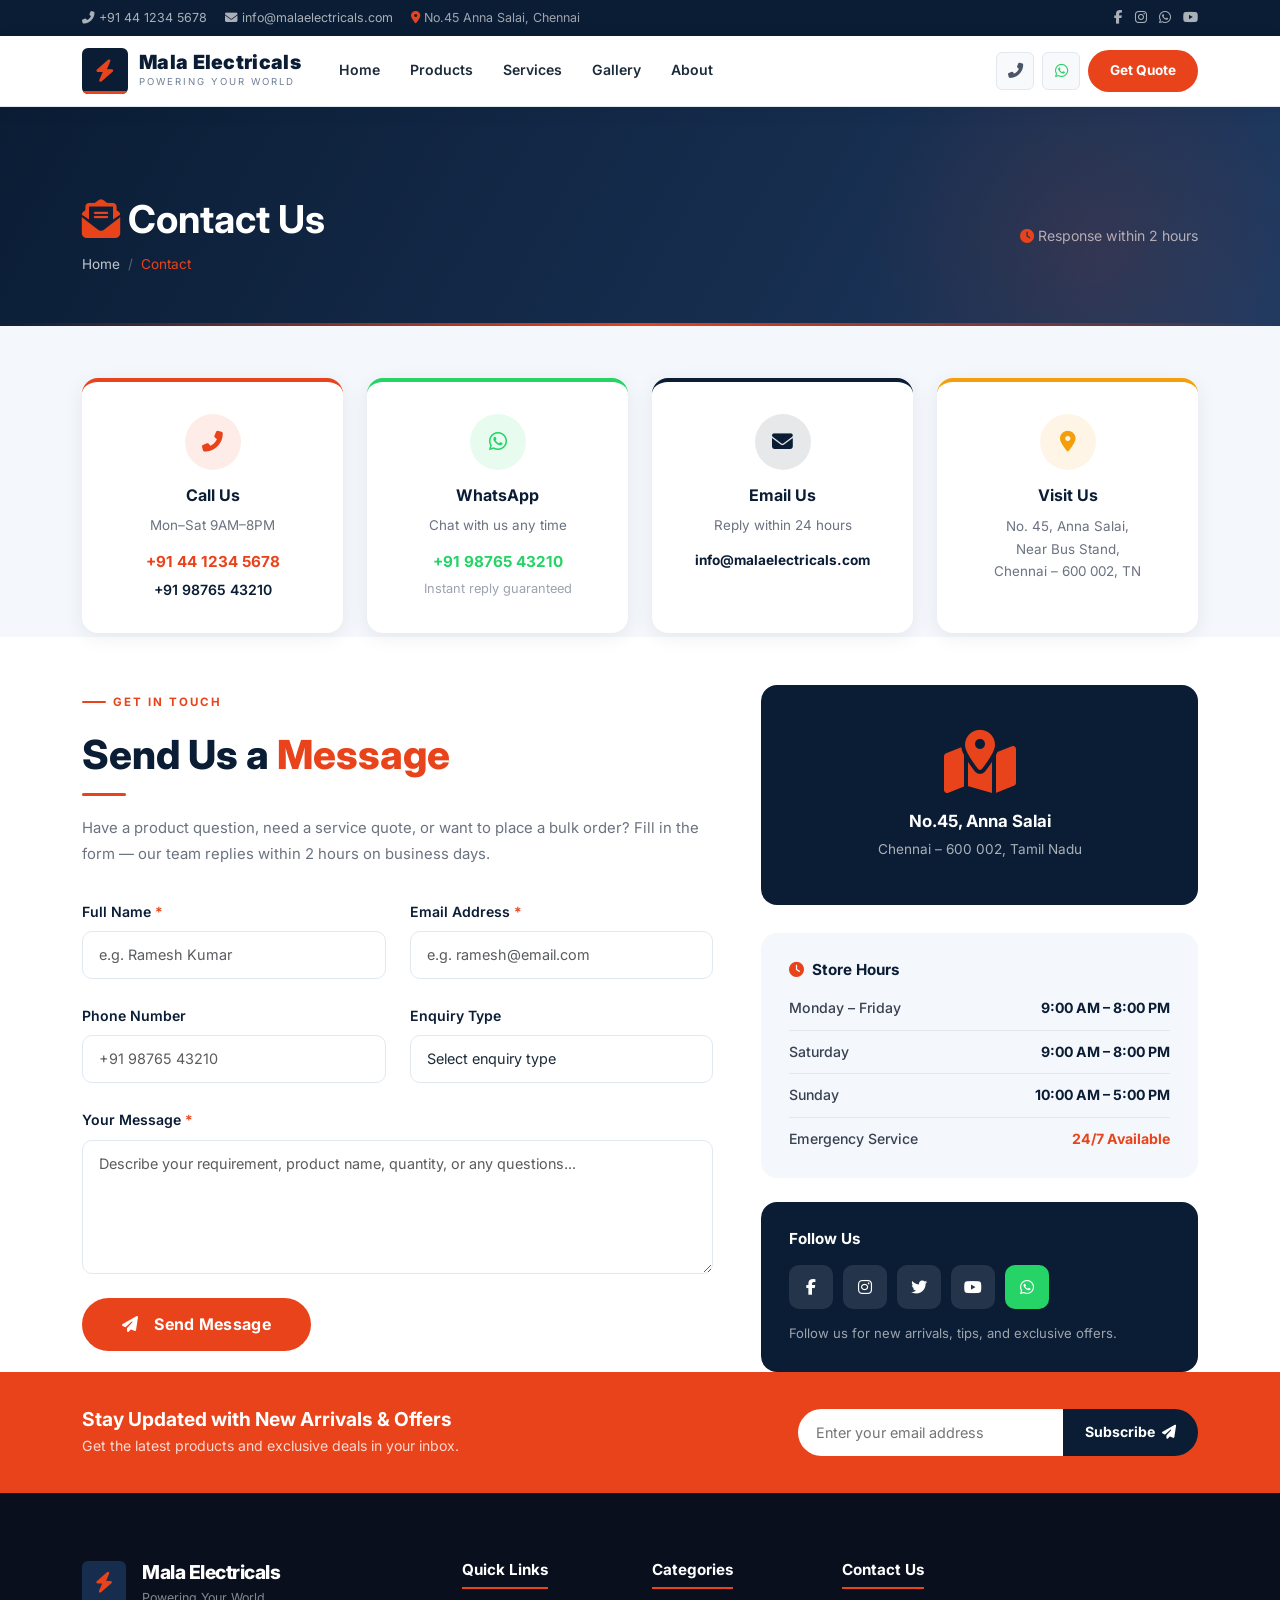
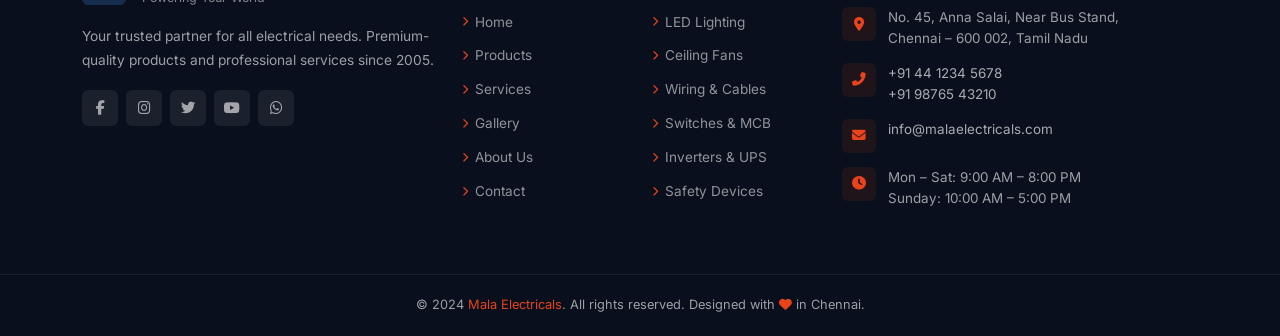
<file: contact.html>
<!DOCTYPE html>
<html lang="en">
<head>
  <meta charset="UTF-8"/>
  <meta name="viewport" content="width=device-width,initial-scale=1.0"/>
  <title>Contact Us — Mala Electricals</title>
  <meta name="description" content="Contact Mala Electricals Chennai — call, email, or visit us for all your electrical product and service needs."/>
  <link rel="stylesheet" href="https://cdn.jsdelivr.net/npm/bootstrap@5.3.2/dist/css/bootstrap.min.css"/>
  <link rel="stylesheet" href="https://cdnjs.cloudflare.com/ajax/libs/font-awesome/6.5.0/css/all.min.css"/>
  <link href="https://fonts.googleapis.com/css2?family=Inter:wght@400;500;600;700;800;900&display=swap" rel="stylesheet"/>
  <link rel="stylesheet" href="css/style.css"/>
</head>
<body>

<!-- PRELOADER -->
<div id="preloader">
  <div class="pl-inner">
    <div class="pl-logo"><i class="fas fa-bolt"></i></div>
    <div class="pl-brand">Mala Electricals</div>
    <div class="pl-tag">Powering Your World</div>
    <div class="pl-bar"><div class="pl-bar-fill"></div></div>
  </div>
</div>

<!-- TOP BAR -->
<div class="top-bar d-none d-md-block">
  <div class="container">
    <div class="top-bar-left">
      <a href="tel:+914412345678"><i class="fas fa-phone-alt"></i> +91 44 1234 5678</a>
      <a href="mailto:info@malaelectricals.com"><i class="fas fa-envelope"></i> info@malaelectricals.com</a>
      <span><i class="fas fa-map-marker-alt" style="color:var(--orange);"></i> No.45 Anna Salai, Chennai</span>
    </div>
    <div class="top-bar-right">
      <a href="#"><i class="fab fa-facebook-f"></i></a>
      <a href="#"><i class="fab fa-instagram"></i></a>
      <a href="#"><i class="fab fa-whatsapp"></i></a>
      <a href="#"><i class="fab fa-youtube"></i></a>
    </div>
  </div>
</div>

<!-- NAVBAR -->
<nav class="site-navbar" id="siteNavbar">
  <div class="container">
    <div class="navbar-inner">
      <a href="index.html" class="navbar-brand-wrap">
        <div class="nb-logo"><i class="fas fa-bolt"></i></div>
        <div>
          <span class="nb-brand-name">Mala Electricals</span>
          <span class="nb-tagline">Powering Your World</span>
        </div>
      </a>
      <div class="nb-links">
        <a href="index.html" class="nb-link">Home</a>
        <a href="products.html" class="nb-link">Products</a>
        <a href="services.html" class="nb-link">Services</a>
        <a href="gallery.html" class="nb-link">Gallery</a>
        <a href="about.html" class="nb-link">About</a>
      </div>
      <div class="nb-actions">
        <a href="tel:+919876543210" class="nb-icon-btn d-none d-lg-flex" title="Call"><i class="fas fa-phone-alt"></i></a>
        <a href="https://wa.me/919876543210" target="_blank" class="nb-icon-btn d-none d-lg-flex" title="WhatsApp" style="color:#25d366;"><i class="fab fa-whatsapp"></i></a>
        <a href="contact.html" class="nb-cta">Get Quote</a>
        <button class="nb-toggler" id="nbToggler" aria-label="Menu">
          <span></span><span></span><span></span>
        </button>
      </div>
    </div>
    <div class="nb-mobile" id="nbMobile">
      <a href="index.html">Home</a>
      <a href="products.html">Products</a>
      <a href="services.html">Services</a>
      <a href="gallery.html">Gallery</a>
      <a href="about.html">About Us</a>
      <a href="contact.html" class="active">Contact Us</a>
    </div>
  </div>
</nav>

<!-- PAGE BANNER -->
<section class="page-banner">
  <div class="container">
    <div class="row align-items-center">
      <div class="col-md-8">
        <h1 class="banner-title"><i class="fas fa-envelope-open-text me-2" style="color:var(--orange);"></i>Contact Us</h1>
        <nav aria-label="breadcrumb">
          <ol class="breadcrumb">
            <li class="breadcrumb-item"><a href="index.html">Home</a></li>
            <li class="breadcrumb-item active">Contact</li>
          </ol>
        </nav>
      </div>
      <div class="col-md-4 text-md-end mt-3 mt-md-0">
        <span style="color:rgba(255,255,255,.65);font-size:.88rem;"><i class="fas fa-clock me-1" style="color:var(--orange);"></i>Response within 2 hours</span>
      </div>
    </div>
  </div>
</section>

<!-- QUICK CONTACT CARDS -->
<section style="background:#f4f7fb;padding:52px 0;">
  <div class="container">
    <div class="row g-4 justify-content-center">

      <div class="col-sm-6 col-lg-3 reveal">
        <div style="background:#fff;border-radius:16px;padding:32px 24px;text-align:center;box-shadow:0 4px 20px rgba(0,0,0,.07);border-top:4px solid var(--orange);height:100%;">
          <div style="width:56px;height:56px;background:rgba(232,67,26,.1);border-radius:50%;display:flex;align-items:center;justify-content:center;margin:0 auto 16px;">
            <i class="fas fa-phone-alt" style="color:var(--orange);font-size:1.3rem;"></i>
          </div>
          <h6 style="color:var(--navy);font-weight:700;margin-bottom:10px;">Call Us</h6>
          <p style="font-size:.84rem;color:#6b7280;margin-bottom:14px;line-height:1.6;">Mon–Sat 9AM–8PM</p>
          <a href="tel:+914412345678" style="display:block;color:var(--orange);font-weight:700;font-size:.95rem;text-decoration:none;">+91 44 1234 5678</a>
          <a href="tel:+919876543210" style="display:block;color:var(--navy);font-weight:600;font-size:.88rem;text-decoration:none;margin-top:4px;">+91 98765 43210</a>
        </div>
      </div>

      <div class="col-sm-6 col-lg-3 reveal reveal-delay-1">
        <div style="background:#fff;border-radius:16px;padding:32px 24px;text-align:center;box-shadow:0 4px 20px rgba(0,0,0,.07);border-top:4px solid #25d366;height:100%;">
          <div style="width:56px;height:56px;background:rgba(37,211,102,.1);border-radius:50%;display:flex;align-items:center;justify-content:center;margin:0 auto 16px;">
            <i class="fab fa-whatsapp" style="color:#25d366;font-size:1.3rem;"></i>
          </div>
          <h6 style="color:var(--navy);font-weight:700;margin-bottom:10px;">WhatsApp</h6>
          <p style="font-size:.84rem;color:#6b7280;margin-bottom:14px;line-height:1.6;">Chat with us any time</p>
          <a href="https://wa.me/919876543210" target="_blank" style="display:block;color:#25d366;font-weight:700;font-size:.95rem;text-decoration:none;">+91 98765 43210</a>
          <span style="font-size:.8rem;color:#9ca3af;">Instant reply guaranteed</span>
        </div>
      </div>

      <div class="col-sm-6 col-lg-3 reveal reveal-delay-2">
        <div style="background:#fff;border-radius:16px;padding:32px 24px;text-align:center;box-shadow:0 4px 20px rgba(0,0,0,.07);border-top:4px solid var(--navy);height:100%;">
          <div style="width:56px;height:56px;background:rgba(11,29,53,.1);border-radius:50%;display:flex;align-items:center;justify-content:center;margin:0 auto 16px;">
            <i class="fas fa-envelope" style="color:var(--navy);font-size:1.3rem;"></i>
          </div>
          <h6 style="color:var(--navy);font-weight:700;margin-bottom:10px;">Email Us</h6>
          <p style="font-size:.84rem;color:#6b7280;margin-bottom:14px;line-height:1.6;">Reply within 24 hours</p>
          <a href="mailto:info@malaelectricals.com" style="display:block;color:var(--navy);font-weight:700;font-size:.85rem;text-decoration:none;word-break:break-all;">info@malaelectricals.com</a>
        </div>
      </div>

      <div class="col-sm-6 col-lg-3 reveal reveal-delay-3">
        <div style="background:#fff;border-radius:16px;padding:32px 24px;text-align:center;box-shadow:0 4px 20px rgba(0,0,0,.07);border-top:4px solid #f59e0b;height:100%;">
          <div style="width:56px;height:56px;background:rgba(245,158,11,.1);border-radius:50%;display:flex;align-items:center;justify-content:center;margin:0 auto 16px;">
            <i class="fas fa-map-marker-alt" style="color:#f59e0b;font-size:1.3rem;"></i>
          </div>
          <h6 style="color:var(--navy);font-weight:700;margin-bottom:10px;">Visit Us</h6>
          <p style="font-size:.84rem;color:#6b7280;margin-bottom:0;line-height:1.7;">No. 45, Anna Salai,<br>Near Bus Stand,<br>Chennai – 600 002, TN</p>
        </div>
      </div>

    </div>
  </div>
</section>

<!-- FORM + INFO -->
<section class="section-padding" style="background:#fff;">
  <div class="container">
    <div class="row g-5">

      <!-- Contact Form -->
      <div class="col-lg-7 reveal">
        <div class="eyebrow">Get In Touch</div>
        <h2 class="section-h mt-2">Send Us a <span style="color:var(--orange);">Message</span></h2>
        <div class="divider"></div>
        <p style="color:#6b7280;font-size:.93rem;line-height:1.7;margin-bottom:32px;">Have a product question, need a service quote, or want to place a bulk order? Fill in the form — our team replies within 2 hours on business days.</p>

        <div id="successAlert" style="display:none;background:rgba(16,185,129,.1);border:1px solid #10b981;border-radius:12px;padding:16px 20px;margin-bottom:24px;align-items:center;gap:12px;color:#065f46;">
          <i class="fas fa-check-circle" style="color:#10b981;font-size:1.4rem;"></i>
          <div><strong>Message sent successfully!</strong> We'll get back to you within 24 hours.</div>
        </div>

        <form id="contactForm" novalidate>
          <div class="row g-4">
            <div class="col-md-6">
              <label class="form-label" style="font-size:.88rem;font-weight:600;color:var(--navy);">Full Name <span style="color:var(--orange);">*</span></label>
              <input type="text" id="cName" class="form-control contact-input" placeholder="e.g. Ramesh Kumar" required/>
              <div class="contact-error" id="cNameErr"></div>
            </div>
            <div class="col-md-6">
              <label class="form-label" style="font-size:.88rem;font-weight:600;color:var(--navy);">Email Address <span style="color:var(--orange);">*</span></label>
              <input type="email" id="cEmail" class="form-control contact-input" placeholder="e.g. ramesh@email.com" required/>
              <div class="contact-error" id="cEmailErr"></div>
            </div>
            <div class="col-md-6">
              <label class="form-label" style="font-size:.88rem;font-weight:600;color:var(--navy);">Phone Number</label>
              <input type="tel" id="cPhone" class="form-control contact-input" placeholder="+91 98765 43210"/>
              <div class="contact-error" id="cPhoneErr"></div>
            </div>
            <div class="col-md-6">
              <label class="form-label" style="font-size:.88rem;font-weight:600;color:var(--navy);">Enquiry Type</label>
              <select id="cSubject" class="form-control contact-input">
                <option value="">Select enquiry type</option>
                <option>Product Enquiry</option>
                <option>Service Request</option>
                <option>Bulk Order / Wholesale</option>
                <option>AMC / Maintenance</option>
                <option>Technical Support</option>
                <option>Other</option>
              </select>
            </div>
            <div class="col-12">
              <label class="form-label" style="font-size:.88rem;font-weight:600;color:var(--navy);">Your Message <span style="color:var(--orange);">*</span></label>
              <textarea id="cMessage" class="form-control contact-input" rows="5" placeholder="Describe your requirement, product name, quantity, or any questions..." required></textarea>
              <div class="contact-error" id="cMsgErr"></div>
            </div>
            <div class="col-12">
              <button type="submit" class="btn-orange" style="padding:14px 40px;border:none;cursor:pointer;font-size:1rem;border-radius:50px;">
                <i class="fas fa-paper-plane me-2"></i>Send Message
              </button>
            </div>
          </div>
        </form>
      </div>

      <!-- Side Info -->
      <div class="col-lg-5 reveal reveal-delay-1">
        <!-- Map placeholder -->
        <div style="background:var(--navy);border-radius:16px;overflow:hidden;margin-bottom:28px;height:220px;display:flex;align-items:center;justify-content:center;">
          <div style="text-align:center;color:#fff;">
            <i class="fas fa-map-marked-alt fa-4x" style="color:var(--orange);margin-bottom:14px;display:block;"></i>
            <div style="font-weight:700;font-size:1.05rem;">No.45, Anna Salai</div>
            <div style="font-size:.85rem;color:rgba(255,255,255,.65);margin-top:4px;">Chennai – 600 002, Tamil Nadu</div>
          </div>
        </div>

        <!-- Store Hours -->
        <div style="background:#f4f7fb;border-radius:16px;padding:28px;margin-bottom:24px;">
          <h6 style="color:var(--navy);font-weight:700;margin-bottom:18px;font-size:.95rem;"><i class="fas fa-clock me-2" style="color:var(--orange);"></i>Store Hours</h6>
          <div style="display:flex;flex-direction:column;gap:10px;">
            <div style="display:flex;justify-content:space-between;font-size:.88rem;"><span style="color:#374151;font-weight:500;">Monday – Friday</span><span style="color:var(--navy);font-weight:700;">9:00 AM – 8:00 PM</span></div>
            <div style="border-top:1px solid #e5e7eb;"></div>
            <div style="display:flex;justify-content:space-between;font-size:.88rem;"><span style="color:#374151;font-weight:500;">Saturday</span><span style="color:var(--navy);font-weight:700;">9:00 AM – 8:00 PM</span></div>
            <div style="border-top:1px solid #e5e7eb;"></div>
            <div style="display:flex;justify-content:space-between;font-size:.88rem;"><span style="color:#374151;font-weight:500;">Sunday</span><span style="color:var(--navy);font-weight:700;">10:00 AM – 5:00 PM</span></div>
            <div style="border-top:1px solid #e5e7eb;"></div>
            <div style="display:flex;justify-content:space-between;font-size:.88rem;"><span style="color:#374151;font-weight:500;">Emergency Service</span><span style="color:var(--orange);font-weight:700;">24/7 Available</span></div>
          </div>
        </div>

        <!-- Social Links -->
        <div style="background:var(--navy);border-radius:16px;padding:28px;">
          <h6 style="color:#fff;font-weight:700;margin-bottom:16px;font-size:.95rem;">Follow Us</h6>
          <div style="display:flex;gap:10px;flex-wrap:wrap;">
            <a href="#" class="soc-btn" style="background:rgba(255,255,255,.1);color:#fff;width:44px;height:44px;border-radius:10px;display:flex;align-items:center;justify-content:center;font-size:1rem;text-decoration:none;"><i class="fab fa-facebook-f"></i></a>
            <a href="#" class="soc-btn" style="background:rgba(255,255,255,.1);color:#fff;width:44px;height:44px;border-radius:10px;display:flex;align-items:center;justify-content:center;font-size:1rem;text-decoration:none;"><i class="fab fa-instagram"></i></a>
            <a href="#" class="soc-btn" style="background:rgba(255,255,255,.1);color:#fff;width:44px;height:44px;border-radius:10px;display:flex;align-items:center;justify-content:center;font-size:1rem;text-decoration:none;"><i class="fab fa-twitter"></i></a>
            <a href="#" class="soc-btn" style="background:rgba(255,255,255,.1);color:#fff;width:44px;height:44px;border-radius:10px;display:flex;align-items:center;justify-content:center;font-size:1rem;text-decoration:none;"><i class="fab fa-youtube"></i></a>
            <a href="https://wa.me/919876543210" target="_blank" style="background:#25d366;color:#fff;width:44px;height:44px;border-radius:10px;display:flex;align-items:center;justify-content:center;font-size:1rem;text-decoration:none;"><i class="fab fa-whatsapp"></i></a>
          </div>
          <p style="color:rgba(255,255,255,.6);font-size:.82rem;margin-top:14px;margin-bottom:0;line-height:1.6;">Follow us for new arrivals, tips, and exclusive offers.</p>
        </div>
      </div>

    </div>
  </div>
</section>

<!-- FOOTER NEWSLETTER -->
<div class="footer-newsletter">
  <div class="container">
    <div class="fn-inner">
      <div class="fn-text">
        <h4>Stay Updated with New Arrivals &amp; Offers</h4>
        <p>Get the latest products and exclusive deals in your inbox.</p>
      </div>
      <form class="fn-form" id="newsletterForm">
        <input type="email" placeholder="Enter your email address" required/>
        <button type="submit">Subscribe <i class="fas fa-paper-plane ms-1"></i></button>
      </form>
    </div>
  </div>
</div>

<!-- FOOTER -->
<footer class="site-footer">
  <div class="container">
    <div class="row g-4">
      <div class="col-lg-4 col-md-6">
        <div class="d-flex align-items-center gap-3 mb-3">
          <div class="fl-icon"><i class="fas fa-bolt"></i></div>
          <div>
            <div style="color:#fff;font-size:1.2rem;font-weight:800;letter-spacing:-.5px;">Mala Electricals</div>
            <div style="color:rgba(255,255,255,.5);font-size:.78rem;">Powering Your World</div>
          </div>
        </div>
        <p class="footer-about">Your trusted partner for all electrical needs. Premium-quality products and professional services since 2005.</p>
        <div class="social-links">
          <a href="#" class="social-link"><i class="fab fa-facebook-f"></i></a>
          <a href="#" class="social-link"><i class="fab fa-instagram"></i></a>
          <a href="#" class="social-link"><i class="fab fa-twitter"></i></a>
          <a href="#" class="social-link"><i class="fab fa-youtube"></i></a>
          <a href="#" class="social-link"><i class="fab fa-whatsapp"></i></a>
        </div>
      </div>
      <div class="col-lg-2 col-md-6 col-6">
        <h5 class="footer-heading">Quick Links</h5>
        <ul class="footer-list">
          <li><a href="index.html"><i class="fas fa-chevron-right"></i>Home</a></li>
          <li><a href="products.html"><i class="fas fa-chevron-right"></i>Products</a></li>
          <li><a href="services.html"><i class="fas fa-chevron-right"></i>Services</a></li>
          <li><a href="gallery.html"><i class="fas fa-chevron-right"></i>Gallery</a></li>
          <li><a href="about.html"><i class="fas fa-chevron-right"></i>About Us</a></li>
          <li><a href="contact.html"><i class="fas fa-chevron-right"></i>Contact</a></li>
        </ul>
      </div>
      <div class="col-lg-2 col-md-6 col-6">
        <h5 class="footer-heading">Categories</h5>
        <ul class="footer-list">
          <li><a href="products.html"><i class="fas fa-chevron-right"></i>LED Lighting</a></li>
          <li><a href="products.html"><i class="fas fa-chevron-right"></i>Ceiling Fans</a></li>
          <li><a href="products.html"><i class="fas fa-chevron-right"></i>Wiring &amp; Cables</a></li>
          <li><a href="products.html"><i class="fas fa-chevron-right"></i>Switches &amp; MCB</a></li>
          <li><a href="products.html"><i class="fas fa-chevron-right"></i>Inverters &amp; UPS</a></li>
          <li><a href="products.html"><i class="fas fa-chevron-right"></i>Safety Devices</a></li>
        </ul>
      </div>
      <div class="col-lg-4 col-md-6">
        <h5 class="footer-heading">Contact Us</h5>
        <div class="footer-contact-row">
          <div class="footer-contact-icon"><i class="fas fa-map-marker-alt"></i></div>
          <div class="info">No. 45, Anna Salai, Near Bus Stand,<br>Chennai – 600 002, Tamil Nadu</div>
        </div>
        <div class="footer-contact-row">
          <div class="footer-contact-icon"><i class="fas fa-phone-alt"></i></div>
          <div class="info"><a href="tel:+914412345678" style="color:rgba(255,255,255,.65);">+91 44 1234 5678</a><br><a href="tel:+919876543210" style="color:rgba(255,255,255,.65);">+91 98765 43210</a></div>
        </div>
        <div class="footer-contact-row">
          <div class="footer-contact-icon"><i class="fas fa-envelope"></i></div>
          <div class="info"><a href="mailto:info@malaelectricals.com" style="color:rgba(255,255,255,.65);">info@malaelectricals.com</a></div>
        </div>
        <div class="footer-contact-row">
          <div class="footer-contact-icon"><i class="fas fa-clock"></i></div>
          <div class="info">Mon – Sat: 9:00 AM – 8:00 PM<br>Sunday: 10:00 AM – 5:00 PM</div>
        </div>
      </div>
    </div>
  </div>
  <div class="footer-bottom">
    <p class="mb-0">© 2024 <a href="index.html">Mala Electricals</a>. All rights reserved. Designed with <i class="fas fa-heart" style="color:var(--orange);"></i> in Chennai.</p>
  </div>
</footer>

<button id="scrollTop" title="Back to Top"><i class="fas fa-chevron-up"></i></button>
<script src="https://cdn.jsdelivr.net/npm/bootstrap@5.3.2/dist/js/bootstrap.bundle.min.js"></script>
<script src="js/script.js"></script>
</body>
</html>
</file>
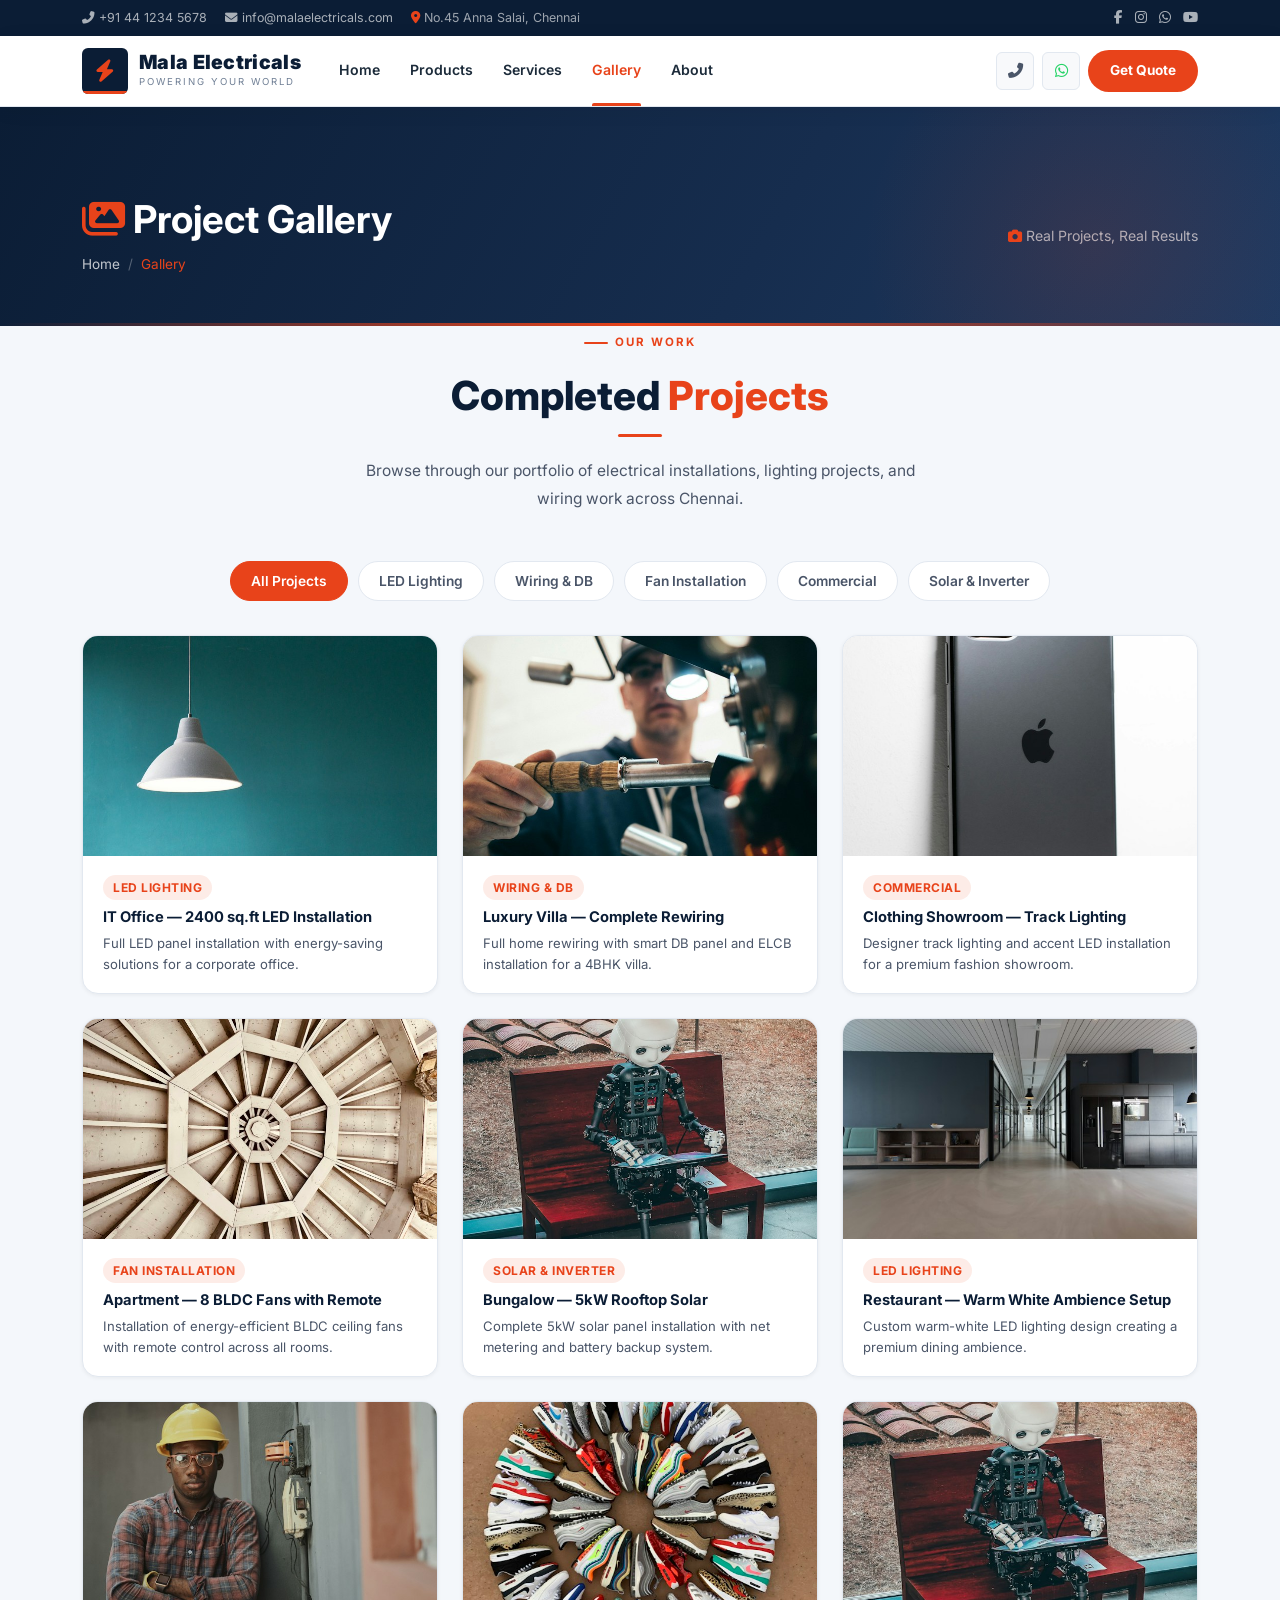
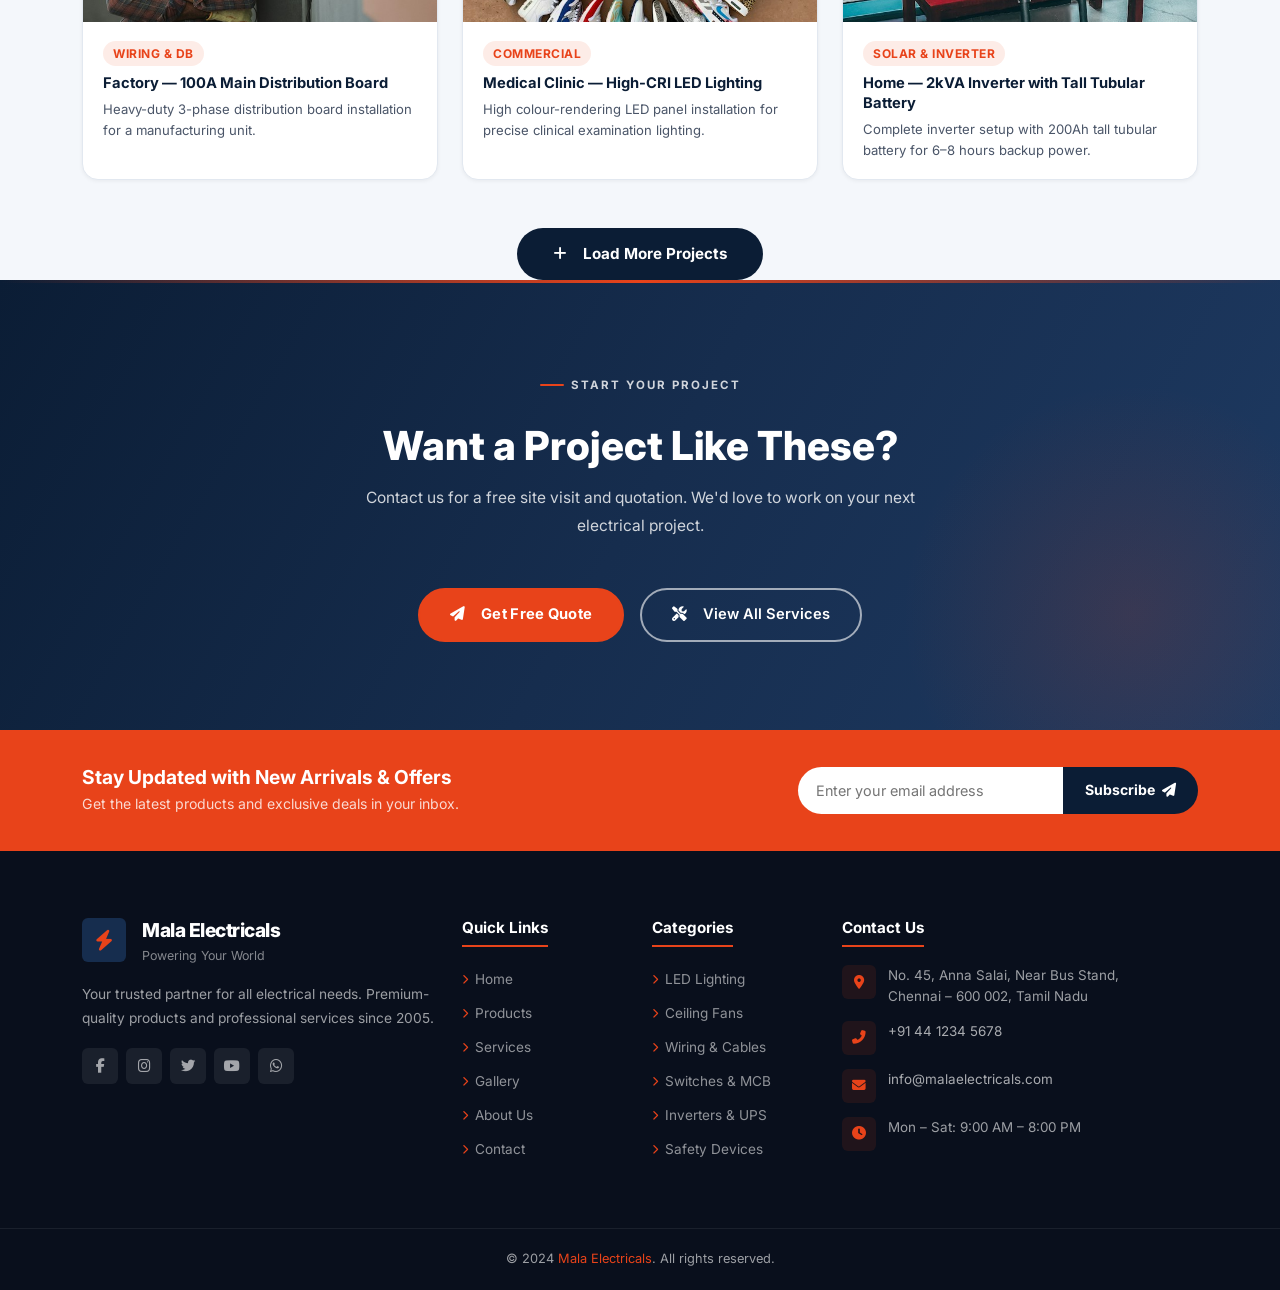
<file: gallery.html>
<!DOCTYPE html>
<html lang="en">
<head>
  <meta charset="UTF-8"/>
  <meta name="viewport" content="width=device-width,initial-scale=1.0"/>
  <title>Gallery — Mala Electricals</title>
  <meta name="description" content="View our project gallery — LED installations, wiring work, fan setups, and electrical projects completed by Mala Electricals."/>
  <link rel="stylesheet" href="https://cdn.jsdelivr.net/npm/bootstrap@5.3.2/dist/css/bootstrap.min.css"/>
  <link rel="stylesheet" href="https://cdnjs.cloudflare.com/ajax/libs/font-awesome/6.5.0/css/all.min.css"/>
  <link href="https://fonts.googleapis.com/css2?family=Inter:wght@400;500;600;700;800;900&display=swap" rel="stylesheet"/>
  <link rel="stylesheet" href="css/style.css"/>
</head>
<body>

<!-- PRELOADER -->
<div id="preloader">
  <div class="pl-inner">
    <div class="pl-logo"><i class="fas fa-bolt"></i></div>
    <div class="pl-brand">Mala Electricals</div>
    <div class="pl-tag">Powering Your World</div>
    <div class="pl-bar"><div class="pl-bar-fill"></div></div>
  </div>
</div>

<!-- TOP BAR -->
<div class="top-bar d-none d-md-block">
  <div class="container">
    <div class="top-bar-left">
      <a href="tel:+914412345678"><i class="fas fa-phone-alt"></i> +91 44 1234 5678</a>
      <a href="mailto:info@malaelectricals.com"><i class="fas fa-envelope"></i> info@malaelectricals.com</a>
      <span><i class="fas fa-map-marker-alt" style="color:var(--orange);"></i> No.45 Anna Salai, Chennai</span>
    </div>
    <div class="top-bar-right">
      <a href="#"><i class="fab fa-facebook-f"></i></a>
      <a href="#"><i class="fab fa-instagram"></i></a>
      <a href="#"><i class="fab fa-whatsapp"></i></a>
      <a href="#"><i class="fab fa-youtube"></i></a>
    </div>
  </div>
</div>

<!-- NAVBAR -->
<nav class="site-navbar" id="siteNavbar">
  <div class="container">
    <div class="navbar-inner">
      <a href="index.html" class="navbar-brand-wrap">
        <div class="nb-logo"><i class="fas fa-bolt"></i></div>
        <div>
          <span class="nb-brand-name">Mala Electricals</span>
          <span class="nb-tagline">Powering Your World</span>
        </div>
      </a>
      <div class="nb-links">
        <a href="index.html" class="nb-link">Home</a>
        <a href="products.html" class="nb-link">Products</a>
        <a href="services.html" class="nb-link">Services</a>
        <a href="gallery.html" class="nb-link active">Gallery</a>
        <a href="about.html" class="nb-link">About</a>
      </div>
      <div class="nb-actions">
        <a href="tel:+919876543210" class="nb-icon-btn d-none d-lg-flex" title="Call"><i class="fas fa-phone-alt"></i></a>
        <a href="https://wa.me/919876543210" target="_blank" class="nb-icon-btn d-none d-lg-flex" title="WhatsApp" style="color:#25d366;"><i class="fab fa-whatsapp"></i></a>
        <a href="contact.html" class="nb-cta">Get Quote</a>
        <button class="nb-toggler" id="nbToggler" aria-label="Menu">
          <span></span><span></span><span></span>
        </button>
      </div>
    </div>
    <div class="nb-mobile" id="nbMobile">
      <a href="index.html">Home</a>
      <a href="products.html">Products</a>
      <a href="services.html">Services</a>
      <a href="gallery.html" class="active">Gallery</a>
      <a href="about.html">About Us</a>
      <a href="contact.html">Contact Us</a>
    </div>
  </div>
</nav>

<!-- PAGE BANNER -->
<section class="page-banner">
  <div class="container">
    <div class="row align-items-center">
      <div class="col-md-8">
        <h1 class="banner-title"><i class="fas fa-images me-2" style="color:var(--orange);"></i>Project Gallery</h1>
        <nav aria-label="breadcrumb">
          <ol class="breadcrumb">
            <li class="breadcrumb-item"><a href="index.html">Home</a></li>
            <li class="breadcrumb-item active">Gallery</li>
          </ol>
        </nav>
      </div>
      <div class="col-md-4 text-md-end mt-3 mt-md-0">
        <span style="color:rgba(255,255,255,.65);font-size:.88rem;"><i class="fas fa-camera me-1" style="color:var(--orange);"></i>Real Projects, Real Results</span>
      </div>
    </div>
  </div>
</section>

<!-- GALLERY -->
<section class="section-padding" style="background:#f4f7fb;">
  <div class="container">

    <div class="text-center reveal mb-5">
      <div class="eyebrow mx-auto">Our Work</div>
      <h2 class="section-h mt-2">Completed <span style="color:var(--orange);">Projects</span></h2>
      <div class="divider center"></div>
      <p class="section-p mx-auto">Browse through our portfolio of electrical installations, lighting projects, and wiring work across Chennai.</p>
    </div>

    <!-- Filter Buttons -->
    <div class="gal-filters-wrap reveal">
      <button class="gal-filter active" data-filter="all">All Projects</button>
      <button class="gal-filter" data-filter="lighting">LED Lighting</button>
      <button class="gal-filter" data-filter="wiring">Wiring &amp; DB</button>
      <button class="gal-filter" data-filter="fans">Fan Installation</button>
      <button class="gal-filter" data-filter="commercial">Commercial</button>
      <button class="gal-filter" data-filter="solar">Solar &amp; Inverter</button>
    </div>

    <!-- Gallery Grid -->
    <div class="row g-4 mt-2" id="galleryGrid">

      <div class="col-sm-6 col-lg-4 gallery-item-wrap reveal" data-category="lighting">
        <div class="gallery-item">
          <div class="gallery-img">
            <img src="images/gal-lighting.jpg" alt="Office LED Lighting" loading="lazy">
            <div class="gallery-overlay">
              <div class="gal-overlay-content">
                <i class="fas fa-expand-alt fa-lg"></i>
                <h6>Office LED Lighting</h6>
                <p>T. Nagar, Chennai</p>
              </div>
            </div>
          </div>
          <div class="gallery-info">
            <span class="gal-tag">LED Lighting</span>
            <h6>IT Office — 2400 sq.ft LED Installation</h6>
            <p>Full LED panel installation with energy-saving solutions for a corporate office.</p>
          </div>
        </div>
      </div>

      <div class="col-sm-6 col-lg-4 gallery-item-wrap reveal reveal-delay-1" data-category="wiring">
        <div class="gallery-item">
          <div class="gallery-img">
            <img src="images/gal-wiring.jpg" alt="Villa Wiring Project" loading="lazy">
            <div class="gallery-overlay">
              <div class="gal-overlay-content">
                <i class="fas fa-expand-alt fa-lg"></i>
                <h6>Villa Wiring Project</h6>
                <p>Adyar, Chennai</p>
              </div>
            </div>
          </div>
          <div class="gallery-info">
            <span class="gal-tag">Wiring &amp; DB</span>
            <h6>Luxury Villa — Complete Rewiring</h6>
            <p>Full home rewiring with smart DB panel and ELCB installation for a 4BHK villa.</p>
          </div>
        </div>
      </div>

      <div class="col-sm-6 col-lg-4 gallery-item-wrap reveal reveal-delay-2" data-category="commercial">
        <div class="gallery-item">
          <div class="gallery-img">
            <img src="images/gal-switches.jpg" alt="Retail Shop Lighting" loading="lazy">
            <div class="gallery-overlay">
              <div class="gal-overlay-content">
                <i class="fas fa-expand-alt fa-lg"></i>
                <h6>Retail Shop Lighting</h6>
                <p>Anna Nagar, Chennai</p>
              </div>
            </div>
          </div>
          <div class="gallery-info">
            <span class="gal-tag">Commercial</span>
            <h6>Clothing Showroom — Track Lighting</h6>
            <p>Designer track lighting and accent LED installation for a premium fashion showroom.</p>
          </div>
        </div>
      </div>

      <div class="col-sm-6 col-lg-4 gallery-item-wrap reveal" data-category="fans">
        <div class="gallery-item">
          <div class="gallery-img">
            <img src="images/gal-fans.jpg" alt="BLDC Fan Installation" loading="lazy">
            <div class="gallery-overlay">
              <div class="gal-overlay-content">
                <i class="fas fa-expand-alt fa-lg"></i>
                <h6>BLDC Fan Installation</h6>
                <p>Velachery, Chennai</p>
              </div>
            </div>
          </div>
          <div class="gallery-info">
            <span class="gal-tag">Fan Installation</span>
            <h6>Apartment — 8 BLDC Fans with Remote</h6>
            <p>Installation of energy-efficient BLDC ceiling fans with remote control across all rooms.</p>
          </div>
        </div>
      </div>

      <div class="col-sm-6 col-lg-4 gallery-item-wrap reveal reveal-delay-1" data-category="solar">
        <div class="gallery-item">
          <div class="gallery-img">
            <img src="images/gal-inverter.jpg" alt="Rooftop Solar Installation" loading="lazy">
            <div class="gallery-overlay">
              <div class="gal-overlay-content">
                <i class="fas fa-expand-alt fa-lg"></i>
                <h6>Rooftop Solar Installation</h6>
                <p>Porur, Chennai</p>
              </div>
            </div>
          </div>
          <div class="gallery-info">
            <span class="gal-tag">Solar &amp; Inverter</span>
            <h6>Bungalow — 5kW Rooftop Solar</h6>
            <p>Complete 5kW solar panel installation with net metering and battery backup system.</p>
          </div>
        </div>
      </div>

      <div class="col-sm-6 col-lg-4 gallery-item-wrap reveal reveal-delay-2" data-category="lighting">
        <div class="gallery-item">
          <div class="gallery-img">
            <img src="images/prod-led-panel.jpg" alt="Restaurant Ambience Lighting" loading="lazy">
            <div class="gallery-overlay">
              <div class="gal-overlay-content">
                <i class="fas fa-expand-alt fa-lg"></i>
                <h6>Restaurant Ambience Lighting</h6>
                <p>OMR, Chennai</p>
              </div>
            </div>
          </div>
          <div class="gallery-info">
            <span class="gal-tag">LED Lighting</span>
            <h6>Restaurant — Warm White Ambience Setup</h6>
            <p>Custom warm-white LED lighting design creating a premium dining ambience.</p>
          </div>
        </div>
      </div>

      <div class="col-sm-6 col-lg-4 gallery-item-wrap reveal" data-category="wiring">
        <div class="gallery-item">
          <div class="gallery-img">
            <img src="images/gal-safety.jpg" alt="Industrial DB Panel" loading="lazy">
            <div class="gallery-overlay">
              <div class="gal-overlay-content">
                <i class="fas fa-expand-alt fa-lg"></i>
                <h6>Industrial DB Panel</h6>
                <p>Ambattur Industrial Estate</p>
              </div>
            </div>
          </div>
          <div class="gallery-info">
            <span class="gal-tag">Wiring &amp; DB</span>
            <h6>Factory — 100A Main Distribution Board</h6>
            <p>Heavy-duty 3-phase distribution board installation for a manufacturing unit.</p>
          </div>
        </div>
      </div>

      <div class="col-sm-6 col-lg-4 gallery-item-wrap reveal reveal-delay-1" data-category="commercial">
        <div class="gallery-item">
          <div class="gallery-img">
            <img src="images/prod-led-tube.jpg" alt="Clinic Lighting" loading="lazy">
            <div class="gallery-overlay">
              <div class="gal-overlay-content">
                <i class="fas fa-expand-alt fa-lg"></i>
                <h6>Clinic Lighting</h6>
                <p>Tambaram, Chennai</p>
              </div>
            </div>
          </div>
          <div class="gallery-info">
            <span class="gal-tag">Commercial</span>
            <h6>Medical Clinic — High-CRI LED Lighting</h6>
            <p>High colour-rendering LED panel installation for precise clinical examination lighting.</p>
          </div>
        </div>
      </div>

      <div class="col-sm-6 col-lg-4 gallery-item-wrap reveal reveal-delay-2" data-category="solar">
        <div class="gallery-item">
          <div class="gallery-img">
            <img src="images/prod-inverter.jpg" alt="Inverter Battery Setup" loading="lazy">
            <div class="gallery-overlay">
              <div class="gal-overlay-content">
                <i class="fas fa-expand-alt fa-lg"></i>
                <h6>Inverter Battery Setup</h6>
                <p>Chromepet, Chennai</p>
              </div>
            </div>
          </div>
          <div class="gallery-info">
            <span class="gal-tag">Solar &amp; Inverter</span>
            <h6>Home — 2kVA Inverter with Tall Tubular Battery</h6>
            <p>Complete inverter setup with 200Ah tall tubular battery for 6–8 hours backup power.</p>
          </div>
        </div>
      </div>

    </div>

    <div class="text-center mt-5 reveal">
      <button class="btn-navy" style="padding:14px 36px;border:none;cursor:pointer;font-size:.95rem;border-radius:50px;">
        <i class="fas fa-plus me-2"></i>Load More Projects
      </button>
    </div>

  </div>
</section>

<!-- CTA -->
<section class="cta-section">
  <div class="container text-center position-relative">
    <div class="reveal">
      <div class="eyebrow" style="color:rgba(255,255,255,.8);border-color:rgba(255,255,255,.3);display:inline-flex;">Start Your Project</div>
      <h2 class="section-h mt-3" style="color:#fff;">Want a Project Like These?</h2>
      <p class="section-p mb-5 mx-auto" style="color:rgba(255,255,255,.8);">Contact us for a free site visit and quotation. We'd love to work on your next electrical project.</p>
      <div class="d-flex justify-content-center gap-3 flex-wrap">
        <a href="contact.html" class="btn-orange"><i class="fas fa-paper-plane me-2"></i>Get Free Quote</a>
        <a href="services.html" class="btn-outline-white"><i class="fas fa-tools me-2"></i>View All Services</a>
      </div>
    </div>
  </div>
</section>

<!-- FOOTER NEWSLETTER -->
<div class="footer-newsletter">
  <div class="container">
    <div class="fn-inner">
      <div class="fn-text">
        <h4>Stay Updated with New Arrivals &amp; Offers</h4>
        <p>Get the latest products and exclusive deals in your inbox.</p>
      </div>
      <form class="fn-form" id="newsletterForm">
        <input type="email" placeholder="Enter your email address" required/>
        <button type="submit">Subscribe <i class="fas fa-paper-plane ms-1"></i></button>
      </form>
    </div>
  </div>
</div>

<!-- FOOTER -->
<footer class="site-footer">
  <div class="container">
    <div class="row g-4">
      <div class="col-lg-4 col-md-6">
        <div class="d-flex align-items-center gap-3 mb-3">
          <div class="fl-icon"><i class="fas fa-bolt"></i></div>
          <div>
            <div style="color:#fff;font-size:1.2rem;font-weight:800;letter-spacing:-.5px;">Mala Electricals</div>
            <div style="color:rgba(255,255,255,.5);font-size:.78rem;">Powering Your World</div>
          </div>
        </div>
        <p class="footer-about">Your trusted partner for all electrical needs. Premium-quality products and professional services since 2005.</p>
        <div class="social-links">
          <a href="#" class="social-link"><i class="fab fa-facebook-f"></i></a>
          <a href="#" class="social-link"><i class="fab fa-instagram"></i></a>
          <a href="#" class="social-link"><i class="fab fa-twitter"></i></a>
          <a href="#" class="social-link"><i class="fab fa-youtube"></i></a>
          <a href="#" class="social-link"><i class="fab fa-whatsapp"></i></a>
        </div>
      </div>
      <div class="col-lg-2 col-md-6 col-6">
        <h5 class="footer-heading">Quick Links</h5>
        <ul class="footer-list">
          <li><a href="index.html"><i class="fas fa-chevron-right"></i>Home</a></li>
          <li><a href="products.html"><i class="fas fa-chevron-right"></i>Products</a></li>
          <li><a href="services.html"><i class="fas fa-chevron-right"></i>Services</a></li>
          <li><a href="gallery.html"><i class="fas fa-chevron-right"></i>Gallery</a></li>
          <li><a href="about.html"><i class="fas fa-chevron-right"></i>About Us</a></li>
          <li><a href="contact.html"><i class="fas fa-chevron-right"></i>Contact</a></li>
        </ul>
      </div>
      <div class="col-lg-2 col-md-6 col-6">
        <h5 class="footer-heading">Categories</h5>
        <ul class="footer-list">
          <li><a href="products.html"><i class="fas fa-chevron-right"></i>LED Lighting</a></li>
          <li><a href="products.html"><i class="fas fa-chevron-right"></i>Ceiling Fans</a></li>
          <li><a href="products.html"><i class="fas fa-chevron-right"></i>Wiring &amp; Cables</a></li>
          <li><a href="products.html"><i class="fas fa-chevron-right"></i>Switches &amp; MCB</a></li>
          <li><a href="products.html"><i class="fas fa-chevron-right"></i>Inverters &amp; UPS</a></li>
          <li><a href="products.html"><i class="fas fa-chevron-right"></i>Safety Devices</a></li>
        </ul>
      </div>
      <div class="col-lg-4 col-md-6">
        <h5 class="footer-heading">Contact Us</h5>
        <div class="footer-contact-row">
          <div class="footer-contact-icon"><i class="fas fa-map-marker-alt"></i></div>
          <div class="info">No. 45, Anna Salai, Near Bus Stand,<br>Chennai – 600 002, Tamil Nadu</div>
        </div>
        <div class="footer-contact-row">
          <div class="footer-contact-icon"><i class="fas fa-phone-alt"></i></div>
          <div class="info"><a href="tel:+914412345678" style="color:rgba(255,255,255,.65);">+91 44 1234 5678</a></div>
        </div>
        <div class="footer-contact-row">
          <div class="footer-contact-icon"><i class="fas fa-envelope"></i></div>
          <div class="info"><a href="mailto:info@malaelectricals.com" style="color:rgba(255,255,255,.65);">info@malaelectricals.com</a></div>
        </div>
        <div class="footer-contact-row">
          <div class="footer-contact-icon"><i class="fas fa-clock"></i></div>
          <div class="info">Mon – Sat: 9:00 AM – 8:00 PM</div>
        </div>
      </div>
    </div>
  </div>
  <div class="footer-bottom">
    <p class="mb-0">© 2024 <a href="index.html">Mala Electricals</a>. All rights reserved.</p>
  </div>
</footer>

<button id="scrollTop" title="Back to Top"><i class="fas fa-chevron-up"></i></button>
<script src="https://cdn.jsdelivr.net/npm/bootstrap@5.3.2/dist/js/bootstrap.bundle.min.js"></script>
<script src="js/script.js"></script>
</body>
</html>
</file>
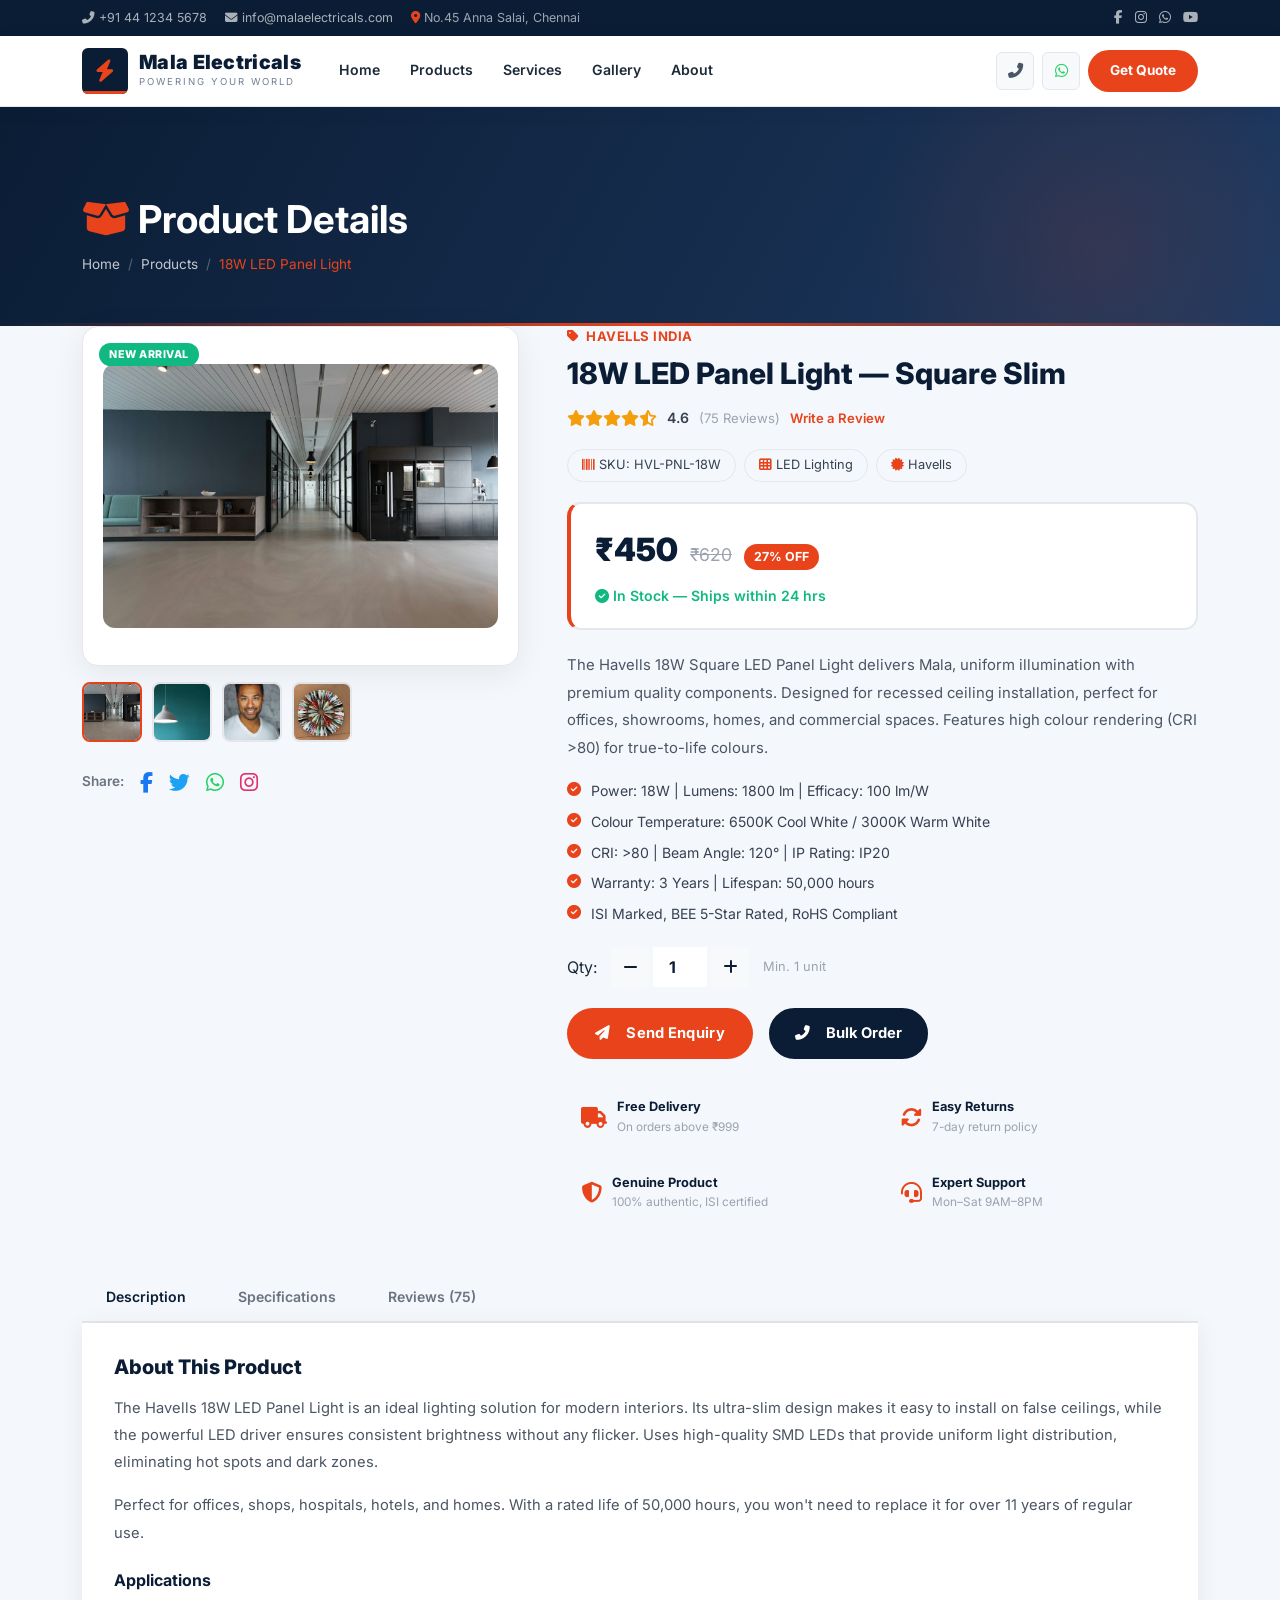
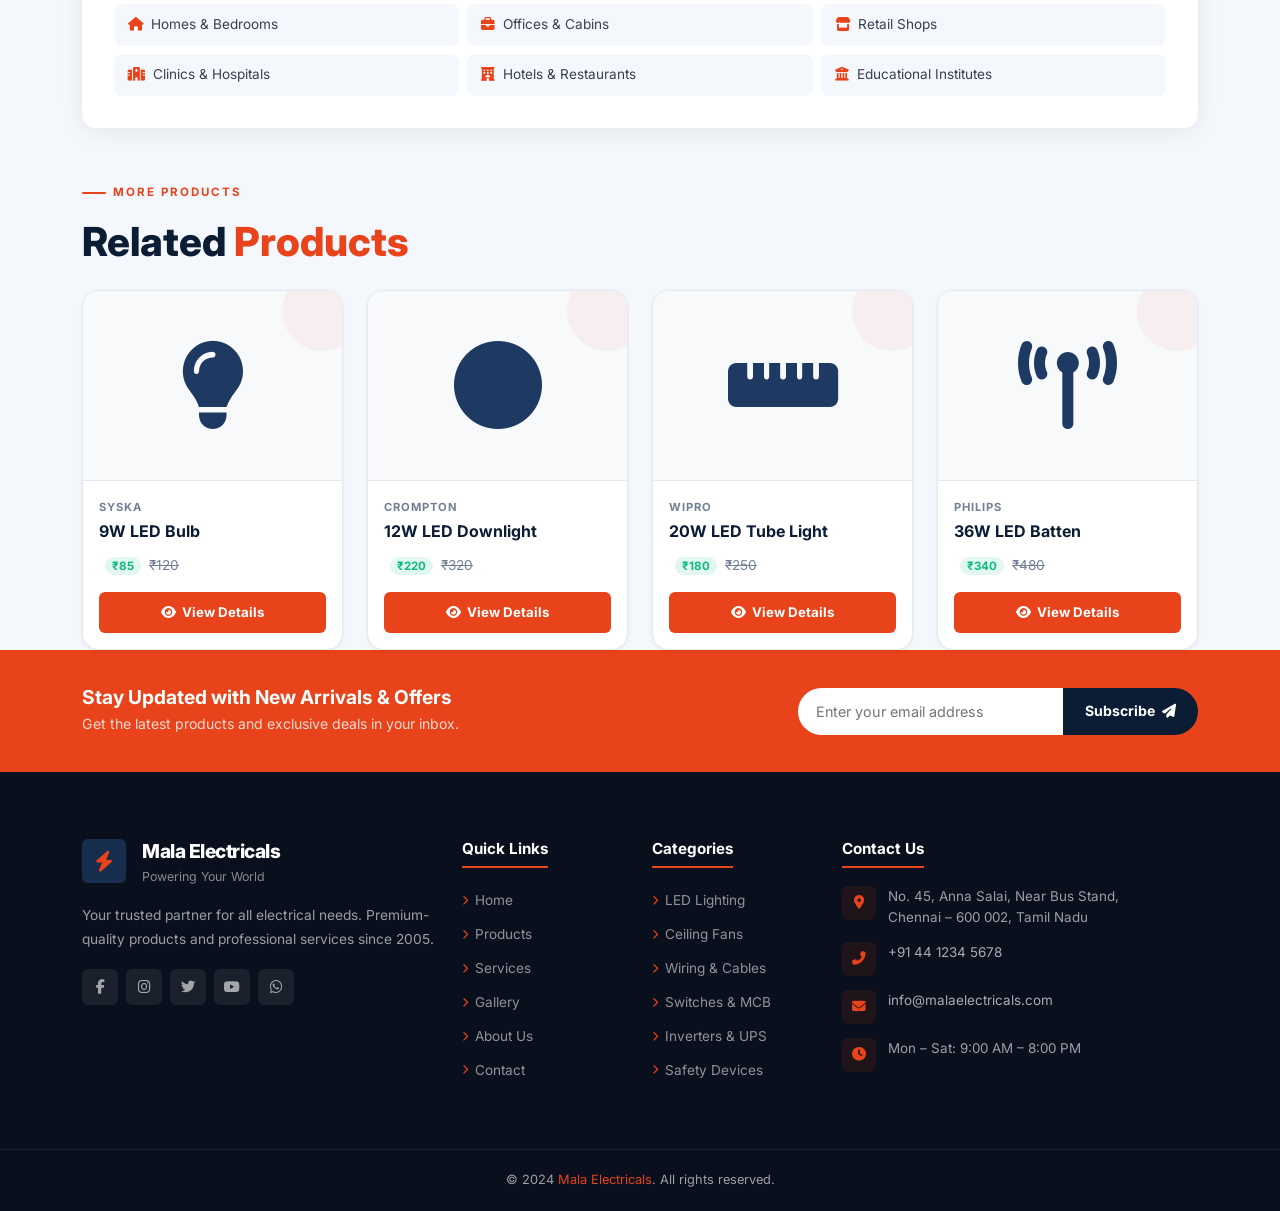
<file: product-details.html>
<!DOCTYPE html>
<html lang="en">
<head>
  <meta charset="UTF-8"/>
  <meta name="viewport" content="width=device-width,initial-scale=1.0"/>
  <title>18W LED Panel Light — Mala Electricals</title>
  <meta name="description" content="18W LED Panel Light by Havells — premium quality, energy saving, 3-year warranty. Buy at Mala Electricals, Chennai."/>
  <link rel="stylesheet" href="https://cdn.jsdelivr.net/npm/bootstrap@5.3.2/dist/css/bootstrap.min.css"/>
  <link rel="stylesheet" href="https://cdnjs.cloudflare.com/ajax/libs/font-awesome/6.5.0/css/all.min.css"/>
  <link href="https://fonts.googleapis.com/css2?family=Inter:wght@400;500;600;700;800;900&display=swap" rel="stylesheet"/>
  <link rel="stylesheet" href="css/style.css"/>
</head>
<body>

<!-- PRELOADER -->
<div id="preloader">
  <div class="pl-inner">
    <div class="pl-logo"><i class="fas fa-bolt"></i></div>
    <div class="pl-brand">Mala Electricals</div>
    <div class="pl-tag">Powering Your World</div>
    <div class="pl-bar"><div class="pl-bar-fill"></div></div>
  </div>
</div>

<!-- TOP BAR -->
<div class="top-bar d-none d-md-block">
  <div class="container">
    <div class="top-bar-left">
      <a href="tel:+914412345678"><i class="fas fa-phone-alt"></i> +91 44 1234 5678</a>
      <a href="mailto:info@malaelectricals.com"><i class="fas fa-envelope"></i> info@malaelectricals.com</a>
      <span><i class="fas fa-map-marker-alt" style="color:var(--orange);"></i> No.45 Anna Salai, Chennai</span>
    </div>
    <div class="top-bar-right">
      <a href="#"><i class="fab fa-facebook-f"></i></a>
      <a href="#"><i class="fab fa-instagram"></i></a>
      <a href="#"><i class="fab fa-whatsapp"></i></a>
      <a href="#"><i class="fab fa-youtube"></i></a>
    </div>
  </div>
</div>

<!-- NAVBAR -->
<nav class="site-navbar" id="siteNavbar">
  <div class="container">
    <div class="navbar-inner">
      <a href="index.html" class="navbar-brand-wrap">
        <div class="nb-logo"><i class="fas fa-bolt"></i></div>
        <div>
          <span class="nb-brand-name">Mala Electricals</span>
          <span class="nb-tagline">Powering Your World</span>
        </div>
      </a>
      <div class="nb-links">
        <a href="index.html" class="nb-link">Home</a>
        <a href="products.html" class="nb-link active">Products</a>
        <a href="services.html" class="nb-link">Services</a>
        <a href="gallery.html" class="nb-link">Gallery</a>
        <a href="about.html" class="nb-link">About</a>
      </div>
      <div class="nb-actions">
        <a href="tel:+919876543210" class="nb-icon-btn d-none d-lg-flex" title="Call"><i class="fas fa-phone-alt"></i></a>
        <a href="https://wa.me/919876543210" target="_blank" class="nb-icon-btn d-none d-lg-flex" title="WhatsApp" style="color:#25d366;"><i class="fab fa-whatsapp"></i></a>
        <a href="contact.html" class="nb-cta">Get Quote</a>
        <button class="nb-toggler" id="nbToggler" aria-label="Menu">
          <span></span><span></span><span></span>
        </button>
      </div>
    </div>
    <div class="nb-mobile" id="nbMobile">
      <a href="index.html">Home</a>
      <a href="products.html" class="active">Products</a>
      <a href="services.html">Services</a>
      <a href="gallery.html">Gallery</a>
      <a href="about.html">About Us</a>
      <a href="contact.html">Contact Us</a>
    </div>
  </div>
</nav>

<!-- PAGE BANNER -->
<section class="page-banner">
  <div class="container">
    <h1 class="banner-title"><i class="fas fa-box-open me-2" style="color:var(--orange);"></i>Product Details</h1>
    <nav aria-label="breadcrumb">
      <ol class="breadcrumb">
        <li class="breadcrumb-item"><a href="index.html">Home</a></li>
        <li class="breadcrumb-item"><a href="products.html">Products</a></li>
        <li class="breadcrumb-item active">18W LED Panel Light</li>
      </ol>
    </nav>
  </div>
</section>

<!-- PRODUCT DETAIL SECTION -->
<section class="section-padding-sm" style="background:#f4f7fb;">
  <div class="container">
    <div class="row g-5">

      <!-- LEFT: Product Visual -->
      <div class="col-lg-5 reveal">
        <div class="product-detail-img-main" style="background:#fff;border-radius:16px;border:1px solid #e5e7eb;box-shadow:0 8px 32px rgba(0,0,0,.07);padding:20px;text-align:center;position:relative;min-height:340px;display:flex;align-items:center;justify-content:center;overflow:hidden;">
          <span class="pc-badge pc-badge-new" style="position:absolute;top:16px;left:16px;z-index:2;">New Arrival</span>
          <img src="images/prod-led-panel.jpg" id="mainProductImg" alt="18W LED Panel Light" style="max-width:100%;max-height:300px;object-fit:contain;border-radius:12px;transition:transform 0.3s ease;">
        </div>

        <!-- Thumbnails -->
        <div class="thumb-strip mt-3" style="display:flex;gap:10px;">
          <div class="thumb-tile active" data-img="images/prod-led-panel.jpg" title="Front View" style="width:60px;height:60px;border-radius:8px;overflow:hidden;border:2px solid var(--orange);cursor:pointer;">
            <img src="images/prod-led-panel.jpg" alt="Front View" style="width:100%;height:100%;object-fit:cover;">
          </div>
          <div class="thumb-tile" data-img="images/cat-led-lighting.jpg" title="Ambiance View" style="width:60px;height:60px;border-radius:8px;overflow:hidden;border:2px solid #e5e7eb;cursor:pointer;">
            <img src="images/cat-led-lighting.jpg" alt="Ambiance View" style="width:100%;height:100%;object-fit:cover;">
          </div>
          <div class="thumb-tile" data-img="images/prod-led-bulb.jpg" title="Bulb Option" style="width:60px;height:60px;border-radius:8px;overflow:hidden;border:2px solid #e5e7eb;cursor:pointer;">
            <img src="images/prod-led-bulb.jpg" alt="Bulb Option" style="width:100%;height:100%;object-fit:cover;">
          </div>
          <div class="thumb-tile" data-img="images/prod-led-tube.jpg" title="Tube Option" style="width:60px;height:60px;border-radius:8px;overflow:hidden;border:2px solid #e5e7eb;cursor:pointer;">
            <img src="images/prod-led-tube.jpg" alt="Tube Option" style="width:100%;height:100%;object-fit:cover;">
          </div>
        </div>

        <!-- Share -->
        <div class="d-flex gap-3 mt-4 align-items-center">
          <span style="font-size:.85rem;color:#6b7280;font-weight:600;">Share:</span>
          <a href="#" style="color:#1877f2;font-size:1.3rem;"><i class="fab fa-facebook-f"></i></a>
          <a href="#" style="color:#1da1f2;font-size:1.3rem;"><i class="fab fa-twitter"></i></a>
          <a href="#" style="color:#25d366;font-size:1.3rem;"><i class="fab fa-whatsapp"></i></a>
          <a href="#" style="color:#e1306c;font-size:1.3rem;"><i class="fab fa-instagram"></i></a>
        </div>
      </div>

      <!-- RIGHT: Product Info -->
      <div class="col-lg-7 reveal reveal-delay-1">
        <div class="detail-brand" style="font-size:.82rem;color:var(--orange);font-weight:700;letter-spacing:.5px;text-transform:uppercase;margin-bottom:8px;">
          <i class="fas fa-tag me-1"></i> Havells India
        </div>
        <h1 style="font-size:1.85rem;font-weight:800;color:var(--navy);line-height:1.25;margin-bottom:14px;">18W LED Panel Light — Square Slim</h1>

        <!-- Rating -->
        <div style="display:flex;align-items:center;gap:10px;margin-bottom:18px;">
          <span style="color:#f59e0b;font-size:1rem;"><i class="fas fa-star"></i><i class="fas fa-star"></i><i class="fas fa-star"></i><i class="fas fa-star"></i><i class="fas fa-star-half-alt"></i></span>
          <span style="font-size:.88rem;color:#374151;font-weight:600;">4.6</span>
          <span style="font-size:.82rem;color:#9ca3af;">(75 Reviews)</span>
          <a href="#tab-reviews" style="color:var(--orange);font-size:.82rem;font-weight:600;text-decoration:none;">Write a Review</a>
        </div>

        <!-- Meta Pills -->
        <div style="display:flex;flex-wrap:wrap;gap:8px;margin-bottom:20px;">
          <span style="background:#f4f7fb;border:1px solid #e5e7eb;border-radius:50px;padding:5px 14px;font-size:.8rem;color:#374151;"><i class="fas fa-barcode me-1" style="color:var(--orange);"></i>SKU: HVL-PNL-18W</span>
          <span style="background:#f4f7fb;border:1px solid #e5e7eb;border-radius:50px;padding:5px 14px;font-size:.8rem;color:#374151;"><i class="fas fa-th me-1" style="color:var(--orange);"></i>LED Lighting</span>
          <span style="background:#f4f7fb;border:1px solid #e5e7eb;border-radius:50px;padding:5px 14px;font-size:.8rem;color:#374151;"><i class="fas fa-certificate me-1" style="color:var(--orange);"></i>Havells</span>
        </div>

        <!-- Price Box -->
        <div style="background:#fff;border:2px solid #e5e7eb;border-radius:14px;padding:20px 24px;margin-bottom:22px;border-left:4px solid var(--orange);">
          <div style="display:flex;align-items:baseline;gap:12px;margin-bottom:8px;">
            <span style="font-size:2rem;font-weight:900;color:var(--navy);">₹450</span>
            <span style="font-size:1.1rem;color:#9ca3af;text-decoration:line-through;">₹620</span>
            <span style="background:var(--orange);color:#fff;font-size:.78rem;font-weight:700;padding:3px 10px;border-radius:50px;">27% OFF</span>
          </div>
          <div>
            <span style="color:#10b981;font-size:.88rem;font-weight:600;"><i class="fas fa-check-circle me-1"></i>In Stock — Ships within 24 hrs</span>
          </div>
        </div>

        <!-- Short Description -->
        <p style="color:#4b5563;font-size:.93rem;line-height:1.85;margin-bottom:18px;">
          The Havells 18W Square LED Panel Light delivers Mala, uniform illumination with premium quality components. Designed for recessed ceiling installation, perfect for offices, showrooms, homes, and commercial spaces. Features high colour rendering (CRI &gt;80) for true-to-life colours.
        </p>

        <!-- Key Features -->
        <ul style="list-style:none;padding:0;margin:0 0 22px 0;display:flex;flex-direction:column;gap:8px;">
          <li style="display:flex;align-items:flex-start;gap:10px;font-size:.88rem;color:#374151;"><i class="fas fa-check-circle" style="color:var(--orange);margin-top:2px;flex-shrink:0;"></i> Power: 18W | Lumens: 1800 lm | Efficacy: 100 lm/W</li>
          <li style="display:flex;align-items:flex-start;gap:10px;font-size:.88rem;color:#374151;"><i class="fas fa-check-circle" style="color:var(--orange);margin-top:2px;flex-shrink:0;"></i> Colour Temperature: 6500K Cool White / 3000K Warm White</li>
          <li style="display:flex;align-items:flex-start;gap:10px;font-size:.88rem;color:#374151;"><i class="fas fa-check-circle" style="color:var(--orange);margin-top:2px;flex-shrink:0;"></i> CRI: &gt;80 | Beam Angle: 120° | IP Rating: IP20</li>
          <li style="display:flex;align-items:flex-start;gap:10px;font-size:.88rem;color:#374151;"><i class="fas fa-check-circle" style="color:var(--orange);margin-top:2px;flex-shrink:0;"></i> Warranty: 3 Years | Lifespan: 50,000 hours</li>
          <li style="display:flex;align-items:flex-start;gap:10px;font-size:.88rem;color:#374151;"><i class="fas fa-check-circle" style="color:var(--orange);margin-top:2px;flex-shrink:0;"></i> ISI Marked, BEE 5-Star Rated, RoHS Compliant</li>
        </ul>

        <!-- Quantity -->
        <div class="qty-row">
          <span class="qty-label">Qty:</span>
          <div class="qty-control">
            <button class="qty-btn qty-minus"><i class="fas fa-minus"></i></button>
            <input type="number" class="qty-num" value="1" min="1" max="99" readonly/>
            <button class="qty-btn qty-plus"><i class="fas fa-plus"></i></button>
          </div>
          <span style="font-size:.8rem;color:#9ca3af;">Min. 1 unit</span>
        </div>

        <div class="d-flex gap-3 flex-wrap mb-4">
          <button class="btn-orange" id="enquiryBtn" style="border:none;cursor:pointer;border-radius:50px;padding:12px 28px;font-size:.92rem;font-weight:700;">
            <i class="fas fa-paper-plane me-2"></i>Send Enquiry
          </button>
          <a href="contact.html" class="btn-navy" style="border-radius:50px;padding:12px 24px;font-size:.92rem;">
            <i class="fas fa-phone-alt me-2"></i>Bulk Order
          </a>
        </div>

        <!-- Service Badges -->
        <div class="row g-2">
          <div class="col-6">
            <div style="background:#f4f7fb;border-radius:10px;padding:14px;display:flex;align-items:center;gap:10px;">
              <i class="fas fa-truck" style="color:var(--orange);font-size:1.3rem;"></i>
              <div><div style="font-size:.8rem;font-weight:700;color:var(--navy);">Free Delivery</div><div style="font-size:.74rem;color:#9ca3af;">On orders above ₹999</div></div>
            </div>
          </div>
          <div class="col-6">
            <div style="background:#f4f7fb;border-radius:10px;padding:14px;display:flex;align-items:center;gap:10px;">
              <i class="fas fa-sync-alt" style="color:var(--orange);font-size:1.3rem;"></i>
              <div><div style="font-size:.8rem;font-weight:700;color:var(--navy);">Easy Returns</div><div style="font-size:.74rem;color:#9ca3af;">7-day return policy</div></div>
            </div>
          </div>
          <div class="col-6">
            <div style="background:#f4f7fb;border-radius:10px;padding:14px;display:flex;align-items:center;gap:10px;">
              <i class="fas fa-shield-alt" style="color:var(--orange);font-size:1.3rem;"></i>
              <div><div style="font-size:.8rem;font-weight:700;color:var(--navy);">Genuine Product</div><div style="font-size:.74rem;color:#9ca3af;">100% authentic, ISI certified</div></div>
            </div>
          </div>
          <div class="col-6">
            <div style="background:#f4f7fb;border-radius:10px;padding:14px;display:flex;align-items:center;gap:10px;">
              <i class="fas fa-headset" style="color:var(--orange);font-size:1.3rem;"></i>
              <div><div style="font-size:.8rem;font-weight:700;color:var(--navy);">Expert Support</div><div style="font-size:.74rem;color:#9ca3af;">Mon–Sat 9AM–8PM</div></div>
            </div>
          </div>
        </div>
      </div>
    </div>

    <!-- PRODUCT TABS -->
    <div class="mt-5 reveal">
      <ul class="nav detail-tabs" id="productTabs" style="border-bottom:2px solid #e5e7eb;gap:4px;">
        <li class="nav-item"><a class="nav-link active" data-bs-toggle="tab" href="#tab-desc" style="color:var(--navy);font-weight:600;border-radius:8px 8px 0 0;padding:12px 24px;border:none;">Description</a></li>
        <li class="nav-item"><a class="nav-link" data-bs-toggle="tab" href="#tab-specs" style="color:#6b7280;font-weight:600;border-radius:8px 8px 0 0;padding:12px 24px;border:none;">Specifications</a></li>
        <li class="nav-item"><a class="nav-link" data-bs-toggle="tab" href="#tab-reviews" style="color:#6b7280;font-weight:600;border-radius:8px 8px 0 0;padding:12px 24px;border:none;">Reviews (75)</a></li>
      </ul>
      <div class="tab-content" style="background:#fff;border-radius:0 0 14px 14px;padding:32px;box-shadow:0 4px 24px rgba(0,0,0,.07);">

        <div class="tab-pane fade show active" id="tab-desc">
          <h5 style="color:var(--navy);font-weight:800;margin-bottom:16px;">About This Product</h5>
          <p style="color:#4b5563;font-size:.92rem;line-height:1.85;">The Havells 18W LED Panel Light is an ideal lighting solution for modern interiors. Its ultra-slim design makes it easy to install on false ceilings, while the powerful LED driver ensures consistent brightness without any flicker. Uses high-quality SMD LEDs that provide uniform light distribution, eliminating hot spots and dark zones.</p>
          <p style="color:#4b5563;font-size:.92rem;line-height:1.85;margin-top:12px;">Perfect for offices, shops, hospitals, hotels, and homes. With a rated life of 50,000 hours, you won't need to replace it for over 11 years of regular use.</p>
          <h6 style="color:var(--navy);margin:24px 0 14px;font-weight:700;">Applications</h6>
          <div class="row g-2">
            <div class="col-md-4"><div style="background:#f4f7fb;border-radius:8px;padding:10px 14px;font-size:.85rem;color:#374151;"><i class="fas fa-home me-2" style="color:var(--orange);"></i>Homes &amp; Bedrooms</div></div>
            <div class="col-md-4"><div style="background:#f4f7fb;border-radius:8px;padding:10px 14px;font-size:.85rem;color:#374151;"><i class="fas fa-briefcase me-2" style="color:var(--orange);"></i>Offices &amp; Cabins</div></div>
            <div class="col-md-4"><div style="background:#f4f7fb;border-radius:8px;padding:10px 14px;font-size:.85rem;color:#374151;"><i class="fas fa-store me-2" style="color:var(--orange);"></i>Retail Shops</div></div>
            <div class="col-md-4"><div style="background:#f4f7fb;border-radius:8px;padding:10px 14px;font-size:.85rem;color:#374151;"><i class="fas fa-hospital me-2" style="color:var(--orange);"></i>Clinics &amp; Hospitals</div></div>
            <div class="col-md-4"><div style="background:#f4f7fb;border-radius:8px;padding:10px 14px;font-size:.85rem;color:#374151;"><i class="fas fa-hotel me-2" style="color:var(--orange);"></i>Hotels &amp; Restaurants</div></div>
            <div class="col-md-4"><div style="background:#f4f7fb;border-radius:8px;padding:10px 14px;font-size:.85rem;color:#374151;"><i class="fas fa-university me-2" style="color:var(--orange);"></i>Educational Institutes</div></div>
          </div>
        </div>

        <div class="tab-pane fade" id="tab-specs">
          <h5 style="color:var(--navy);font-weight:800;margin-bottom:20px;">Technical Specifications</h5>
          <div class="table-responsive">
            <table class="table table-bordered" style="font-size:.88rem;">
              <tbody>
                <tr><th style="width:35%;background:#f4f7fb;color:var(--navy);font-weight:700;">Brand</th><td>Havells India</td></tr>
                <tr><th style="background:#f4f7fb;color:var(--navy);font-weight:700;">Model No.</th><td>HVL-PNL-18W-6500K</td></tr>
                <tr><th style="background:#f4f7fb;color:var(--navy);font-weight:700;">Wattage</th><td>18W</td></tr>
                <tr><th style="background:#f4f7fb;color:var(--navy);font-weight:700;">Lumens Output</th><td>1800 lm</td></tr>
                <tr><th style="background:#f4f7fb;color:var(--navy);font-weight:700;">Efficacy</th><td>100 lm/W</td></tr>
                <tr><th style="background:#f4f7fb;color:var(--navy);font-weight:700;">Colour Temperature</th><td>6500K Cool White / 3000K Warm White</td></tr>
                <tr><th style="background:#f4f7fb;color:var(--navy);font-weight:700;">CRI</th><td>&gt; 80</td></tr>
                <tr><th style="background:#f4f7fb;color:var(--navy);font-weight:700;">Beam Angle</th><td>120°</td></tr>
                <tr><th style="background:#f4f7fb;color:var(--navy);font-weight:700;">Panel Dimensions</th><td>225 × 225 × 12 mm</td></tr>
                <tr><th style="background:#f4f7fb;color:var(--navy);font-weight:700;">Cutout Size</th><td>200 × 200 mm</td></tr>
                <tr><th style="background:#f4f7fb;color:var(--navy);font-weight:700;">Input Voltage</th><td>100 – 270V AC, 50Hz</td></tr>
                <tr><th style="background:#f4f7fb;color:var(--navy);font-weight:700;">Rated Life</th><td>50,000 Hours</td></tr>
                <tr><th style="background:#f4f7fb;color:var(--navy);font-weight:700;">IP Rating</th><td>IP20</td></tr>
                <tr><th style="background:#f4f7fb;color:var(--navy);font-weight:700;">Warranty</th><td>3 Years</td></tr>
                <tr><th style="background:#f4f7fb;color:var(--navy);font-weight:700;">Certifications</th><td>ISI Marked, BEE 5-Star, RoHS Compliant</td></tr>
              </tbody>
            </table>
          </div>
        </div>

        <div class="tab-pane fade" id="tab-reviews">
          <h5 style="color:var(--navy);font-weight:800;margin-bottom:22px;">Customer Reviews</h5>
          <div class="row g-4">
            <div class="col-md-4 text-center">
              <div style="font-size:4rem;font-weight:900;color:var(--orange);line-height:1;">4.6</div>
              <div style="color:#f59e0b;font-size:1.1rem;margin:8px 0;"><i class="fas fa-star"></i><i class="fas fa-star"></i><i class="fas fa-star"></i><i class="fas fa-star"></i><i class="fas fa-star-half-alt"></i></div>
              <div style="font-size:.85rem;color:#9ca3af;">Based on 75 reviews</div>
              <div class="mt-3">
                <div style="display:flex;align-items:center;gap:8px;font-size:.8rem;margin-bottom:6px;"><span style="color:#374151;width:30px;">5★</span><div style="flex:1;height:7px;background:#e5e7eb;border-radius:4px;overflow:hidden;"><div style="width:70%;height:100%;background:var(--orange);border-radius:4px;"></div></div><span style="color:#9ca3af;width:24px;">70%</span></div>
                <div style="display:flex;align-items:center;gap:8px;font-size:.8rem;margin-bottom:6px;"><span style="color:#374151;width:30px;">4★</span><div style="flex:1;height:7px;background:#e5e7eb;border-radius:4px;overflow:hidden;"><div style="width:20%;height:100%;background:var(--orange);border-radius:4px;"></div></div><span style="color:#9ca3af;width:24px;">20%</span></div>
                <div style="display:flex;align-items:center;gap:8px;font-size:.8rem;margin-bottom:6px;"><span style="color:#374151;width:30px;">3★</span><div style="flex:1;height:7px;background:#e5e7eb;border-radius:4px;overflow:hidden;"><div style="width:7%;height:100%;background:var(--orange);border-radius:4px;"></div></div><span style="color:#9ca3af;width:24px;">7%</span></div>
                <div style="display:flex;align-items:center;gap:8px;font-size:.8rem;"><span style="color:#374151;width:30px;">1–2★</span><div style="flex:1;height:7px;background:#e5e7eb;border-radius:4px;overflow:hidden;"><div style="width:3%;height:100%;background:#ef4444;border-radius:4px;"></div></div><span style="color:#9ca3af;width:24px;">3%</span></div>
              </div>
            </div>
            <div class="col-md-8">
              <div class="testi-card mb-3" style="padding:20px;">
                <div style="color:#f59e0b;margin-bottom:8px;"><i class="fas fa-star"></i><i class="fas fa-star"></i><i class="fas fa-star"></i><i class="fas fa-star"></i><i class="fas fa-star"></i></div>
                <p style="color:#4b5563;font-size:.9rem;line-height:1.75;margin-bottom:12px;">Excellent product! Installed 6 of these in my office — light output is superb. Very bright and even. No flicker at all.</p>
                <div style="display:flex;align-items:center;gap:10px;">
                  <div style="width:38px;height:38px;background:var(--navy);border-radius:50%;display:flex;align-items:center;justify-content:center;color:#fff;font-size:.85rem;font-weight:700;">AK</div>
                  <div><div style="font-size:.88rem;font-weight:700;color:var(--navy);">Arun Kumar</div><div style="font-size:.78rem;color:#9ca3af;">Office Owner · 3 months ago</div></div>
                </div>
              </div>
              <div class="testi-card" style="padding:20px;">
                <div style="color:#f59e0b;margin-bottom:8px;"><i class="fas fa-star"></i><i class="fas fa-star"></i><i class="fas fa-star"></i><i class="fas fa-star"></i><i class="far fa-star"></i></div>
                <p style="color:#4b5563;font-size:.9rem;line-height:1.75;margin-bottom:12px;">Good quality panel light. Easy to install. The brightness is exactly as stated. Great product overall.</p>
                <div style="display:flex;align-items:center;gap:10px;">
                  <div style="width:38px;height:38px;background:var(--navy-3);border-radius:50%;display:flex;align-items:center;justify-content:center;color:#fff;font-size:.85rem;font-weight:700;">SN</div>
                  <div><div style="font-size:.88rem;font-weight:700;color:var(--navy);">Shalini Nair</div><div style="font-size:.78rem;color:#9ca3af;">Interior Designer · 5 months ago</div></div>
                </div>
              </div>
            </div>
          </div>
        </div>

      </div>
    </div>

    <!-- RELATED PRODUCTS -->
    <div class="mt-5 reveal">
      <div class="mb-4">
        <div class="eyebrow">More Products</div>
        <h3 class="section-h mt-1">Related <span style="color:var(--orange);">Products</span></h3>
      </div>
      <div class="row g-4">
        <div class="col-sm-6 col-lg-3">
          <div class="product-card">
            <div class="pc-img">
              <button class="pc-wishlist"><i class="far fa-heart"></i></button>
              <i class="fas fa-lightbulb fa-3x" style="color:var(--navy-3);"></i>
            </div>
            <div class="pc-body">
              <div class="pc-brand">Syska</div>
              <div class="pc-name">9W LED Bulb</div>
              <div class="pc-price"><span class="disc">₹85</span><span class="mrp">₹120</span></div>
              <a href="product-details.html" class="btn-sm-orange"><i class="fas fa-eye"></i> View Details</a>
            </div>
          </div>
        </div>
        <div class="col-sm-6 col-lg-3">
          <div class="product-card">
            <div class="pc-img">
              <button class="pc-wishlist"><i class="far fa-heart"></i></button>
              <i class="fas fa-circle fa-3x" style="color:var(--navy-3);"></i>
            </div>
            <div class="pc-body">
              <div class="pc-brand">Crompton</div>
              <div class="pc-name">12W LED Downlight</div>
              <div class="pc-price"><span class="disc">₹220</span><span class="mrp">₹320</span></div>
              <a href="product-details.html" class="btn-sm-orange"><i class="fas fa-eye"></i> View Details</a>
            </div>
          </div>
        </div>
        <div class="col-sm-6 col-lg-3">
          <div class="product-card">
            <div class="pc-img">
              <button class="pc-wishlist"><i class="far fa-heart"></i></button>
              <i class="fas fa-ruler-horizontal fa-3x" style="color:var(--navy-3);"></i>
            </div>
            <div class="pc-body">
              <div class="pc-brand">Wipro</div>
              <div class="pc-name">20W LED Tube Light</div>
              <div class="pc-price"><span class="disc">₹180</span><span class="mrp">₹250</span></div>
              <a href="product-details.html" class="btn-sm-orange"><i class="fas fa-eye"></i> View Details</a>
            </div>
          </div>
        </div>
        <div class="col-sm-6 col-lg-3">
          <div class="product-card">
            <div class="pc-img">
              <button class="pc-wishlist"><i class="far fa-heart"></i></button>
              <i class="fas fa-broadcast-tower fa-3x" style="color:var(--navy-3);"></i>
            </div>
            <div class="pc-body">
              <div class="pc-brand">Philips</div>
              <div class="pc-name">36W LED Batten</div>
              <div class="pc-price"><span class="disc">₹340</span><span class="mrp">₹480</span></div>
              <a href="product-details.html" class="btn-sm-orange"><i class="fas fa-eye"></i> View Details</a>
            </div>
          </div>
        </div>
      </div>
    </div>
  </div>
</section>

<!-- FOOTER NEWSLETTER -->
<div class="footer-newsletter">
  <div class="container">
    <div class="fn-inner">
      <div class="fn-text">
        <h4>Stay Updated with New Arrivals &amp; Offers</h4>
        <p>Get the latest products and exclusive deals in your inbox.</p>
      </div>
      <form class="fn-form" id="newsletterForm">
        <input type="email" placeholder="Enter your email address" required/>
        <button type="submit">Subscribe <i class="fas fa-paper-plane ms-1"></i></button>
      </form>
    </div>
  </div>
</div>

<!-- FOOTER -->
<footer class="site-footer">
  <div class="container">
    <div class="row g-4">
      <div class="col-lg-4 col-md-6">
        <div class="d-flex align-items-center gap-3 mb-3">
          <div class="fl-icon"><i class="fas fa-bolt"></i></div>
          <div>
            <div style="color:#fff;font-size:1.2rem;font-weight:800;letter-spacing:-.5px;">Mala Electricals</div>
            <div style="color:rgba(255,255,255,.5);font-size:.78rem;">Powering Your World</div>
          </div>
        </div>
        <p class="footer-about">Your trusted partner for all electrical needs. Premium-quality products and professional services since 2005.</p>
        <div class="social-links">
          <a href="#" class="social-link"><i class="fab fa-facebook-f"></i></a>
          <a href="#" class="social-link"><i class="fab fa-instagram"></i></a>
          <a href="#" class="social-link"><i class="fab fa-twitter"></i></a>
          <a href="#" class="social-link"><i class="fab fa-youtube"></i></a>
          <a href="#" class="social-link"><i class="fab fa-whatsapp"></i></a>
        </div>
      </div>
      <div class="col-lg-2 col-md-6 col-6">
        <h5 class="footer-heading">Quick Links</h5>
        <ul class="footer-list">
          <li><a href="index.html"><i class="fas fa-chevron-right"></i>Home</a></li>
          <li><a href="products.html"><i class="fas fa-chevron-right"></i>Products</a></li>
          <li><a href="services.html"><i class="fas fa-chevron-right"></i>Services</a></li>
          <li><a href="gallery.html"><i class="fas fa-chevron-right"></i>Gallery</a></li>
          <li><a href="about.html"><i class="fas fa-chevron-right"></i>About Us</a></li>
          <li><a href="contact.html"><i class="fas fa-chevron-right"></i>Contact</a></li>
        </ul>
      </div>
      <div class="col-lg-2 col-md-6 col-6">
        <h5 class="footer-heading">Categories</h5>
        <ul class="footer-list">
          <li><a href="products.html"><i class="fas fa-chevron-right"></i>LED Lighting</a></li>
          <li><a href="products.html"><i class="fas fa-chevron-right"></i>Ceiling Fans</a></li>
          <li><a href="products.html"><i class="fas fa-chevron-right"></i>Wiring &amp; Cables</a></li>
          <li><a href="products.html"><i class="fas fa-chevron-right"></i>Switches &amp; MCB</a></li>
          <li><a href="products.html"><i class="fas fa-chevron-right"></i>Inverters &amp; UPS</a></li>
          <li><a href="products.html"><i class="fas fa-chevron-right"></i>Safety Devices</a></li>
        </ul>
      </div>
      <div class="col-lg-4 col-md-6">
        <h5 class="footer-heading">Contact Us</h5>
        <div class="footer-contact-row">
          <div class="footer-contact-icon"><i class="fas fa-map-marker-alt"></i></div>
          <div class="info">No. 45, Anna Salai, Near Bus Stand,<br>Chennai – 600 002, Tamil Nadu</div>
        </div>
        <div class="footer-contact-row">
          <div class="footer-contact-icon"><i class="fas fa-phone-alt"></i></div>
          <div class="info"><a href="tel:+914412345678" style="color:rgba(255,255,255,.65);">+91 44 1234 5678</a></div>
        </div>
        <div class="footer-contact-row">
          <div class="footer-contact-icon"><i class="fas fa-envelope"></i></div>
          <div class="info"><a href="mailto:info@malaelectricals.com" style="color:rgba(255,255,255,.65);">info@malaelectricals.com</a></div>
        </div>
        <div class="footer-contact-row">
          <div class="footer-contact-icon"><i class="fas fa-clock"></i></div>
          <div class="info">Mon – Sat: 9:00 AM – 8:00 PM</div>
        </div>
      </div>
    </div>
  </div>
  <div class="footer-bottom">
    <p class="mb-0">© 2024 <a href="index.html">Mala Electricals</a>. All rights reserved.</p>
  </div>
</footer>

<button id="scrollTop" title="Back to Top"><i class="fas fa-chevron-up"></i></button>
<script src="https://cdn.jsdelivr.net/npm/bootstrap@5.3.2/dist/js/bootstrap.bundle.min.js"></script>
<script src="js/script.js"></script>
</body>
</html>
</file>
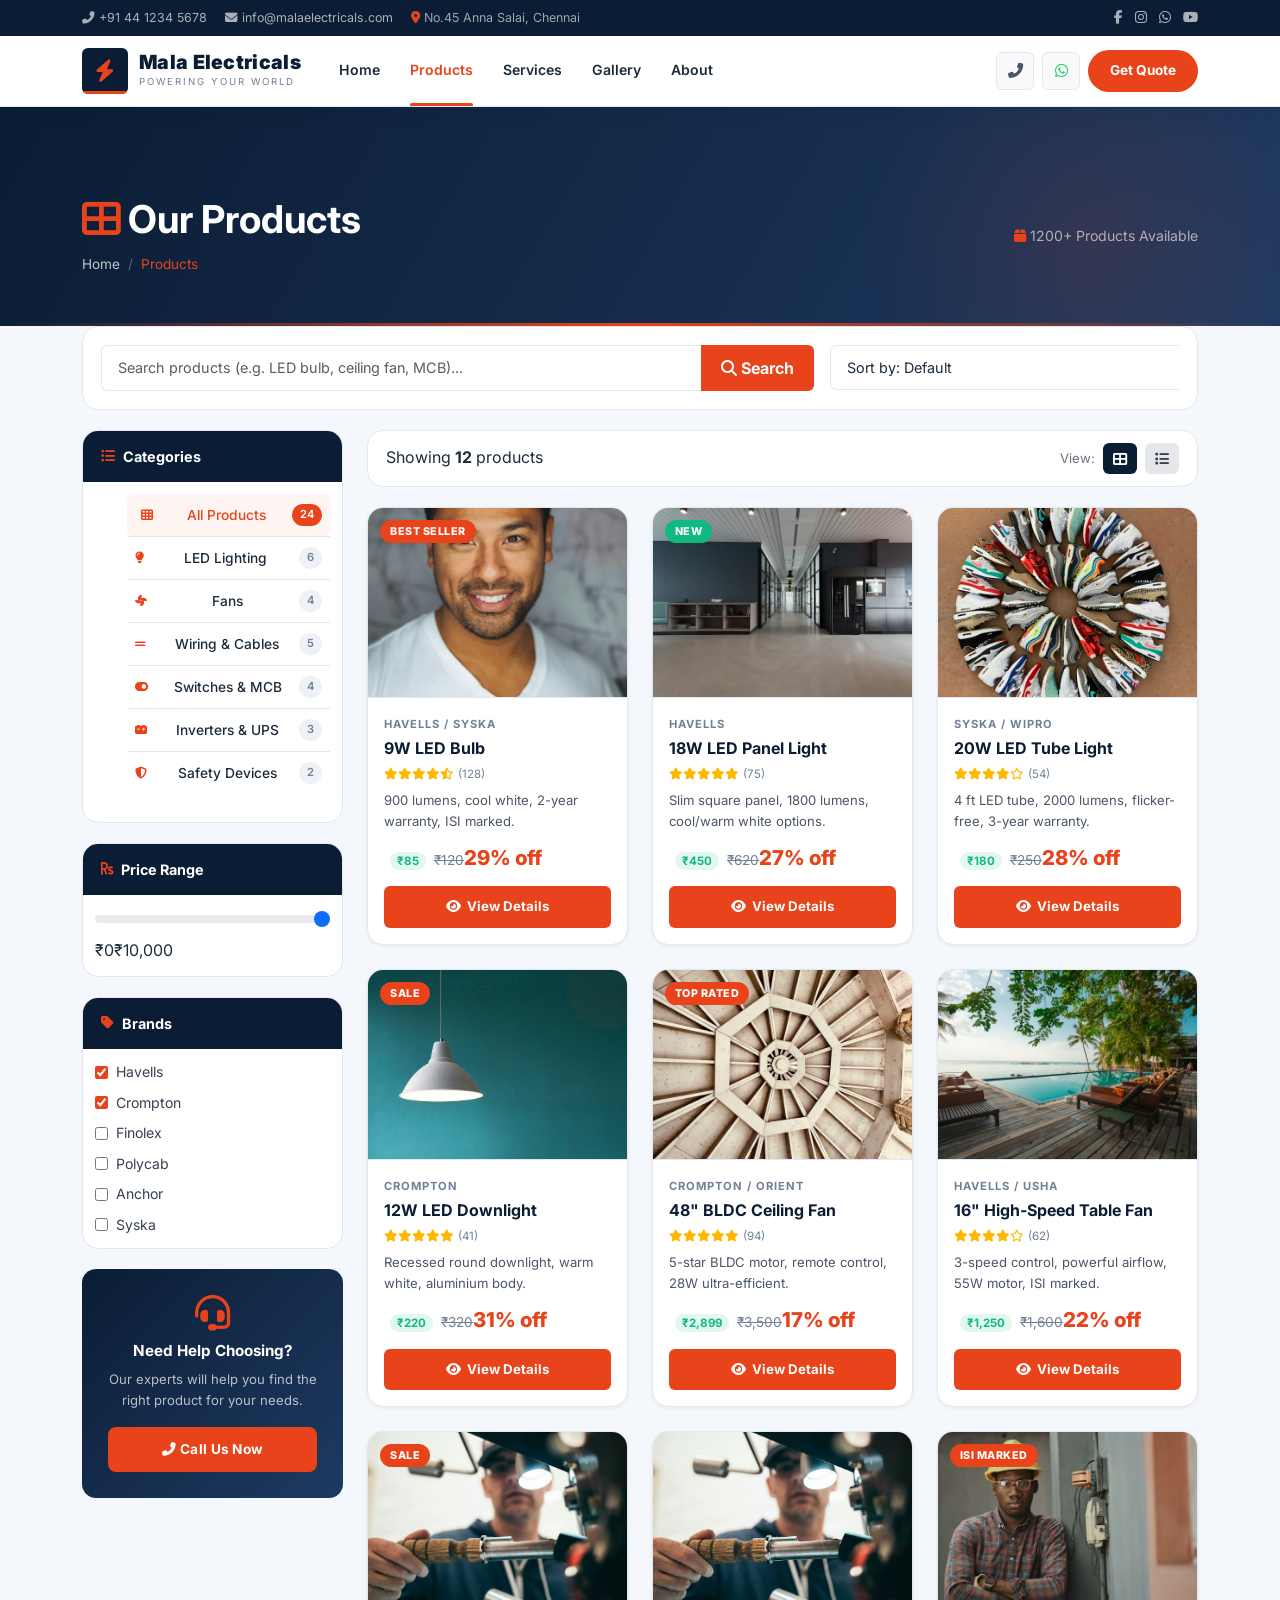
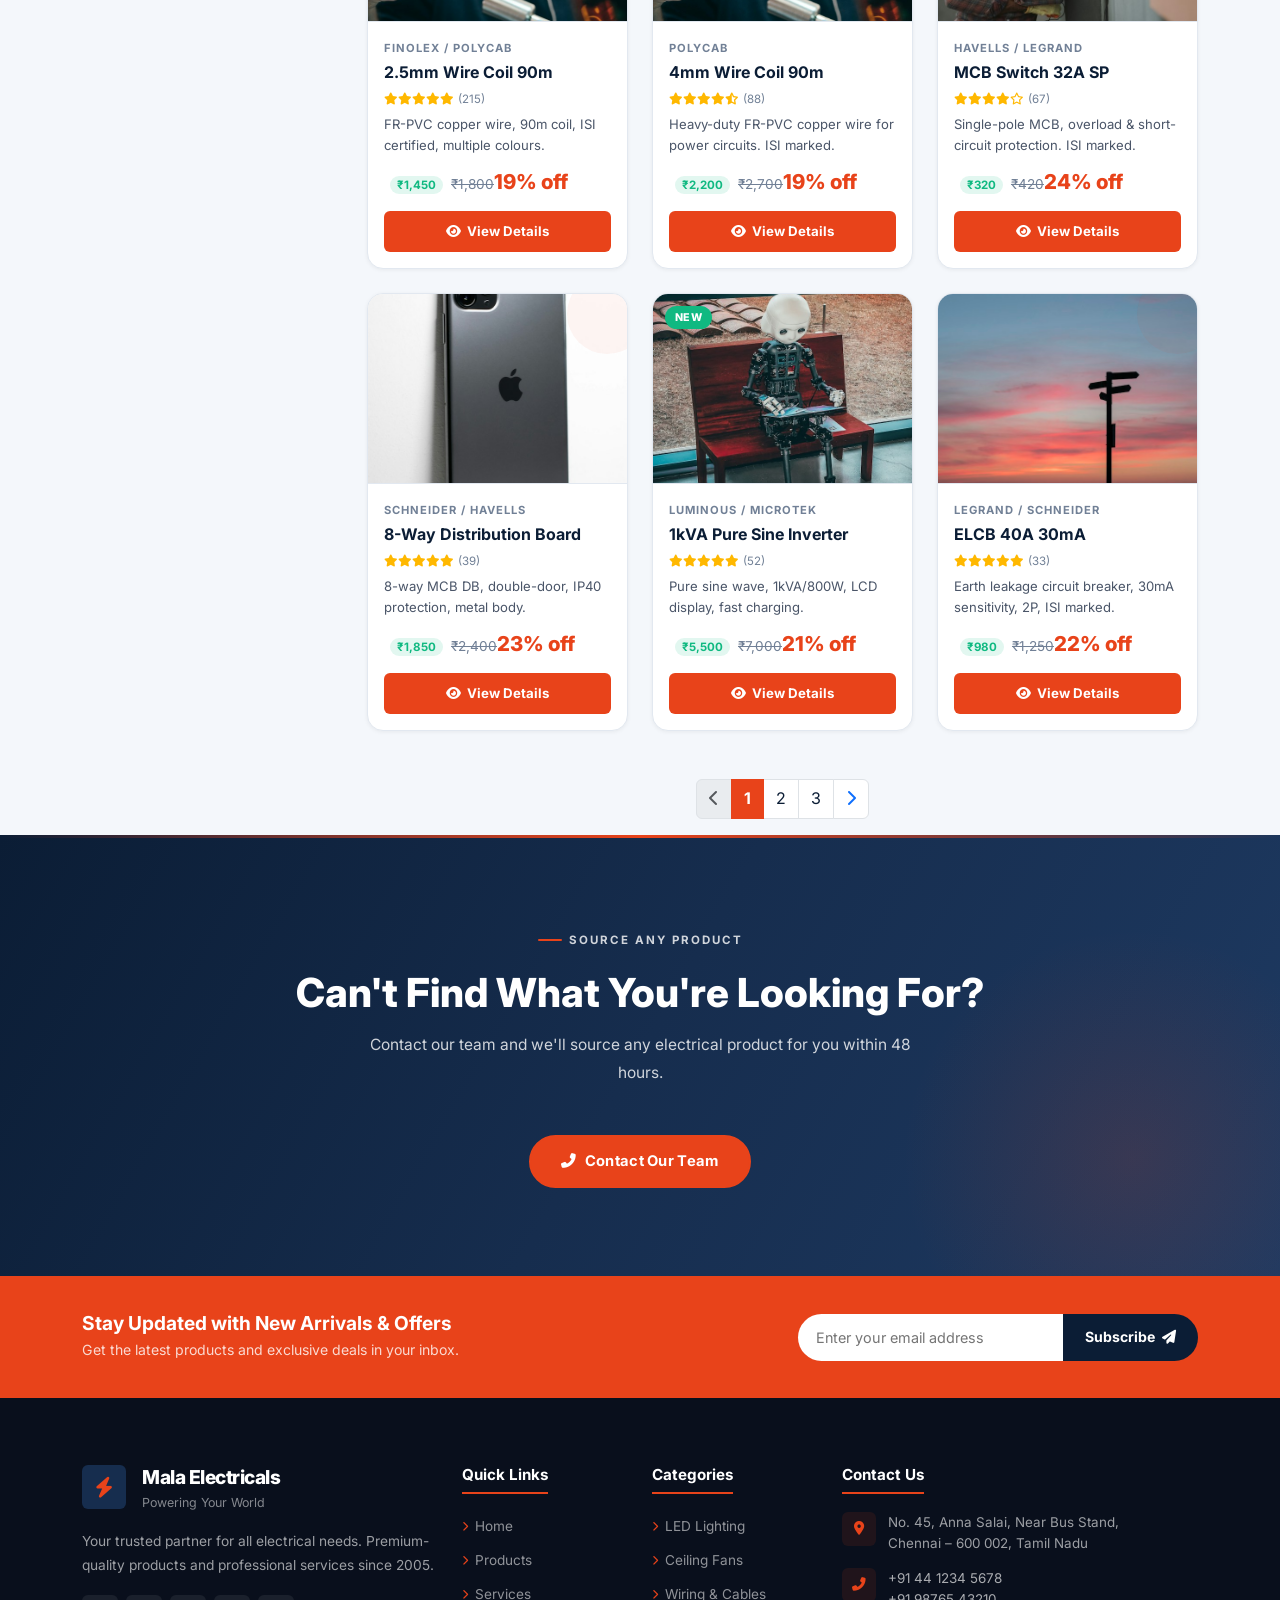
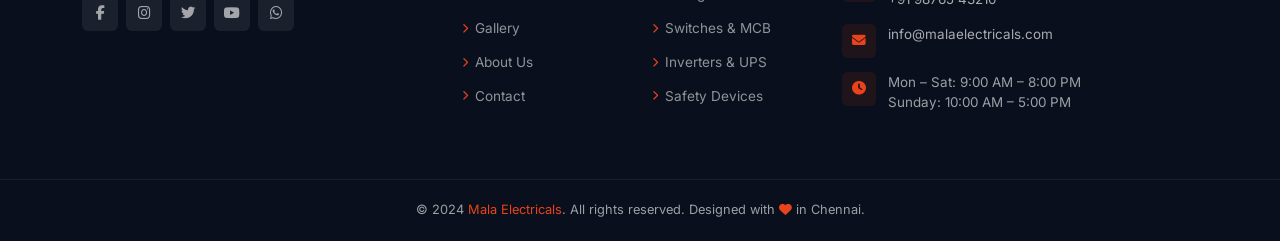
<file: products.html>
<!DOCTYPE html>
<html lang="en">
<head>
  <meta charset="UTF-8"/>
  <meta name="viewport" content="width=device-width,initial-scale=1.0"/>
  <title>Products — Mala Electricals</title>
  <meta name="description" content="Browse 1200+ electrical products — LED lighting, fans, wiring, switches, inverters and more at Mala Electricals, Chennai."/>
  <link rel="stylesheet" href="https://cdn.jsdelivr.net/npm/bootstrap@5.3.2/dist/css/bootstrap.min.css"/>
  <link rel="stylesheet" href="https://cdnjs.cloudflare.com/ajax/libs/font-awesome/6.5.0/css/all.min.css"/>
  <link href="https://fonts.googleapis.com/css2?family=Inter:wght@400;500;600;700;800;900&display=swap" rel="stylesheet"/>
  <link rel="stylesheet" href="css/style.css"/>
</head>
<body>

<!-- PRELOADER -->
<div id="preloader">
  <div class="pl-inner">
    <div class="pl-logo"><i class="fas fa-bolt"></i></div>
    <div class="pl-brand">Mala Electricals</div>
    <div class="pl-tag">Powering Your World</div>
    <div class="pl-bar"><div class="pl-bar-fill"></div></div>
  </div>
</div>

<!-- TOP BAR -->
<div class="top-bar d-none d-md-block">
  <div class="container">
    <div class="top-bar-left">
      <a href="tel:+914412345678"><i class="fas fa-phone-alt"></i> +91 44 1234 5678</a>
      <a href="mailto:info@malaelectricals.com"><i class="fas fa-envelope"></i> info@malaelectricals.com</a>
      <span><i class="fas fa-map-marker-alt" style="color:var(--orange);"></i> No.45 Anna Salai, Chennai</span>
    </div>
    <div class="top-bar-right">
      <a href="#"><i class="fab fa-facebook-f"></i></a>
      <a href="#"><i class="fab fa-instagram"></i></a>
      <a href="#"><i class="fab fa-whatsapp"></i></a>
      <a href="#"><i class="fab fa-youtube"></i></a>
    </div>
  </div>
</div>

<!-- NAVBAR -->
<nav class="site-navbar" id="siteNavbar">
  <div class="container">
    <div class="navbar-inner">
      <a href="index.html" class="navbar-brand-wrap">
        <div class="nb-logo"><i class="fas fa-bolt"></i></div>
        <div>
          <span class="nb-brand-name">Mala Electricals</span>
          <span class="nb-tagline">Powering Your World</span>
        </div>
      </a>
      <div class="nb-links">
        <a href="index.html" class="nb-link">Home</a>
        <a href="products.html" class="nb-link active">Products</a>
        <a href="services.html" class="nb-link">Services</a>
        <a href="gallery.html" class="nb-link">Gallery</a>
        <a href="about.html" class="nb-link">About</a>
      </div>
      <div class="nb-actions">
        <a href="tel:+919876543210" class="nb-icon-btn d-none d-lg-flex" title="Call"><i class="fas fa-phone-alt"></i></a>
        <a href="https://wa.me/919876543210" target="_blank" class="nb-icon-btn d-none d-lg-flex" title="WhatsApp" style="color:#25d366;"><i class="fab fa-whatsapp"></i></a>
        <a href="contact.html" class="nb-cta">Get Quote</a>
        <button class="nb-toggler" id="nbToggler" aria-label="Menu">
          <span></span><span></span><span></span>
        </button>
      </div>
    </div>
    <div class="nb-mobile" id="nbMobile">
      <a href="index.html">Home</a>
      <a href="products.html" class="active">Products</a>
      <a href="services.html">Services</a>
      <a href="gallery.html">Gallery</a>
      <a href="about.html">About Us</a>
      <a href="contact.html">Contact Us</a>
    </div>
  </div>
</nav>

<!-- PAGE BANNER -->
<section class="page-banner">
  <div class="container">
    <div class="row align-items-center">
      <div class="col-md-8">
        <h1 class="banner-title"><i class="fas fa-th-large me-2" style="color:var(--orange);"></i>Our Products</h1>
        <nav aria-label="breadcrumb">
          <ol class="breadcrumb">
            <li class="breadcrumb-item"><a href="index.html">Home</a></li>
            <li class="breadcrumb-item active">Products</li>
          </ol>
        </nav>
      </div>
      <div class="col-md-4 text-md-end mt-3 mt-md-0">
        <span style="color:rgba(255,255,255,.65); font-size:.88rem;"><i class="fas fa-box me-1" style="color:var(--orange);"></i>1200+ Products Available</span>
      </div>
    </div>
  </div>
</section>

<!-- PRODUCTS MAIN -->
<section class="section-padding-sm" style="background:#f4f7fb;">
  <div class="container">

    <!-- Search & Sort Bar -->
    <div class="search-wrap">
      <div class="row g-3 align-items-center">
        <div class="col-md-8">
          <div class="input-group search-input-group">
            <input type="text" id="productSearch" class="form-control" placeholder="Search products (e.g. LED bulb, ceiling fan, MCB)..."/>
            <button class="btn btn-search" type="button"><i class="fas fa-search me-1"></i>Search</button>
          </div>
        </div>
        <div class="col-md-4">
          <select class="form-control sort-select" id="sortProducts">
            <option value="">Sort by: Default</option>
            <option value="price-asc">Price: Low to High</option>
            <option value="price-desc">Price: High to Low</option>
            <option value="name-asc">Name: A to Z</option>
            <option value="name-desc">Name: Z to A</option>
          </select>
        </div>
      </div>
    </div>

    <div class="row g-4">

      <!-- SIDEBAR -->
      <div class="col-lg-3">

        <!-- Category Filter -->
        <div class="sidebar-box">
          <div class="sidebar-head"><i class="fas fa-list-ul"></i> Categories</div>
          <div class="sidebar-body">
            <ul class="cat-list">
              <li><a href="#" class="active" data-category="all"><i class="fas fa-th me-2" style="color:var(--orange);"></i>All Products <span class="cat-count">24</span></a></li>
              <li><a href="#" data-category="lighting"><i class="fas fa-lightbulb me-2" style="color:var(--orange);"></i>LED Lighting <span class="cat-count">6</span></a></li>
              <li><a href="#" data-category="fans"><i class="fas fa-fan me-2" style="color:var(--orange);"></i>Fans <span class="cat-count">4</span></a></li>
              <li><a href="#" data-category="wiring"><i class="fas fa-grip-lines me-2" style="color:var(--orange);"></i>Wiring &amp; Cables <span class="cat-count">5</span></a></li>
              <li><a href="#" data-category="switches"><i class="fas fa-toggle-on me-2" style="color:var(--orange);"></i>Switches &amp; MCB <span class="cat-count">4</span></a></li>
              <li><a href="#" data-category="inverters"><i class="fas fa-car-battery me-2" style="color:var(--orange);"></i>Inverters &amp; UPS <span class="cat-count">3</span></a></li>
              <li><a href="#" data-category="safety"><i class="fas fa-shield-alt me-2" style="color:var(--orange);"></i>Safety Devices <span class="cat-count">2</span></a></li>
            </ul>
          </div>
        </div>

        <!-- Price Range -->
        <div class="sidebar-box">
          <div class="sidebar-head"><i class="fas fa-rupee-sign"></i> Price Range</div>
          <div class="sidebar-body">
            <div class="price-range-wrap">
              <input type="range" min="0" max="10000" value="10000" class="form-range" id="priceRange" oninput="document.getElementById('priceVal').textContent='₹'+Number(this.value).toLocaleString()">
              <div class="price-labels"><span>₹0</span><span id="priceVal">₹10,000</span></div>
            </div>
          </div>
        </div>

        <!-- Brands -->
        <div class="sidebar-box">
          <div class="sidebar-head"><i class="fas fa-tag"></i> Brands</div>
          <div class="sidebar-body">
            <div class="d-flex flex-column gap-2">
              <label class="d-flex align-items-center gap-2" style="font-size:.88rem;color:#374151;cursor:pointer;"><input type="checkbox" checked style="accent-color:var(--orange);"> Havells</label>
              <label class="d-flex align-items-center gap-2" style="font-size:.88rem;color:#374151;cursor:pointer;"><input type="checkbox" checked style="accent-color:var(--orange);"> Crompton</label>
              <label class="d-flex align-items-center gap-2" style="font-size:.88rem;color:#374151;cursor:pointer;"><input type="checkbox" style="accent-color:var(--orange);"> Finolex</label>
              <label class="d-flex align-items-center gap-2" style="font-size:.88rem;color:#374151;cursor:pointer;"><input type="checkbox" style="accent-color:var(--orange);"> Polycab</label>
              <label class="d-flex align-items-center gap-2" style="font-size:.88rem;color:#374151;cursor:pointer;"><input type="checkbox" style="accent-color:var(--orange);"> Anchor</label>
              <label class="d-flex align-items-center gap-2" style="font-size:.88rem;color:#374151;cursor:pointer;"><input type="checkbox" style="accent-color:var(--orange);"> Syska</label>
            </div>
          </div>
        </div>

        <!-- Help Box -->
        <div style="background:linear-gradient(135deg,var(--navy),var(--navy-3));border-radius:14px;padding:26px;text-align:center;color:#fff;">
          <i class="fas fa-headset" style="font-size:2.2rem;color:var(--orange);margin-bottom:12px;display:block;"></i>
          <h6 style="color:#fff;font-size:.95rem;margin-bottom:8px;font-weight:700;">Need Help Choosing?</h6>
          <p style="font-size:.82rem;color:rgba(255,255,255,.7);margin-bottom:16px;line-height:1.6;">Our experts will help you find the right product for your needs.</p>
          <a href="contact.html" class="btn-orange" style="display:block;text-align:center;padding:10px;border-radius:8px;font-size:.85rem;">
            <i class="fas fa-phone-alt me-1"></i>Call Us Now
          </a>
        </div>
      </div>

      <!-- PRODUCTS GRID -->
      <div class="col-lg-9">

        <!-- Sort Bar -->
        <div class="sort-bar">
          <p class="result-count mb-0">Showing <strong id="resultCount">12</strong> products</p>
          <div class="d-flex align-items-center gap-2">
            <span style="font-size:.82rem;color:#6b7280;">View:</span>
            <button class="btn btn-sm" style="background:var(--navy);color:#fff;border-radius:6px;padding:5px 10px;border:none;"><i class="fas fa-th-large"></i></button>
            <button class="btn btn-sm" style="background:#e5e7eb;color:#374151;border-radius:6px;padding:5px 10px;border:none;"><i class="fas fa-list"></i></button>
          </div>
        </div>

        <!-- Product Cards -->
        <div class="row g-4" id="productsGrid">

          <!-- 9W LED Bulb -->
          <div class="col-sm-6 col-xl-4 prod-card-wrap" data-category="lighting" data-price="85" data-name="9W LED Bulb">
            <div class="product-card">
              <div class="pc-img">
                <span class="pc-badge">Best Seller</span>
                <button class="pc-wishlist"><i class="far fa-heart"></i></button>
                <img src="images/prod-led-bulb.jpg" alt="9W LED Bulb" loading="lazy">
              </div>
              <div class="pc-body">
                <div class="pc-brand">Havells / Syska</div>
                <div class="pc-name">9W LED Bulb</div>
                <div class="pc-stars"><i class="fas fa-star"></i><i class="fas fa-star"></i><i class="fas fa-star"></i><i class="fas fa-star"></i><i class="fas fa-star-half-alt"></i><span>(128)</span></div>
                <p class="pc-desc">900 lumens, cool white, 2-year warranty, ISI marked.</p>
                <div class="pc-price"><span class="disc">₹85</span><span class="mrp">₹120</span><span class="off-tag">29% off</span></div>
                <a href="product-details.html" class="btn-sm-orange"><i class="fas fa-eye"></i> View Details</a>
              </div>
            </div>
          </div>

          <!-- LED Panel Light -->
          <div class="col-sm-6 col-xl-4 prod-card-wrap" data-category="lighting" data-price="450" data-name="18W LED Panel Light">
            <div class="product-card">
              <div class="pc-img">
                <span class="pc-badge pc-badge-new">New</span>
                <button class="pc-wishlist"><i class="far fa-heart"></i></button>
                <img src="images/prod-led-panel.jpg" alt="18W LED Panel Light" loading="lazy">
              </div>
              <div class="pc-body">
                <div class="pc-brand">Havells</div>
                <div class="pc-name">18W LED Panel Light</div>
                <div class="pc-stars"><i class="fas fa-star"></i><i class="fas fa-star"></i><i class="fas fa-star"></i><i class="fas fa-star"></i><i class="fas fa-star"></i><span>(75)</span></div>
                <p class="pc-desc">Slim square panel, 1800 lumens, cool/warm white options.</p>
                <div class="pc-price"><span class="disc">₹450</span><span class="mrp">₹620</span><span class="off-tag">27% off</span></div>
                <a href="product-details.html" class="btn-sm-orange"><i class="fas fa-eye"></i> View Details</a>
              </div>
            </div>
          </div>

          <!-- LED Tube Light -->
          <div class="col-sm-6 col-xl-4 prod-card-wrap" data-category="lighting" data-price="180" data-name="20W LED Tube Light">
            <div class="product-card">
              <div class="pc-img">
                <button class="pc-wishlist"><i class="far fa-heart"></i></button>
                <img src="images/prod-led-tube.jpg" alt="20W LED Tube Light" loading="lazy">
              </div>
              <div class="pc-body">
                <div class="pc-brand">Syska / Wipro</div>
                <div class="pc-name">20W LED Tube Light</div>
                <div class="pc-stars"><i class="fas fa-star"></i><i class="fas fa-star"></i><i class="fas fa-star"></i><i class="fas fa-star"></i><i class="far fa-star"></i><span>(54)</span></div>
                <p class="pc-desc">4 ft LED tube, 2000 lumens, flicker-free, 3-year warranty.</p>
                <div class="pc-price"><span class="disc">₹180</span><span class="mrp">₹250</span><span class="off-tag">28% off</span></div>
                <a href="product-details.html" class="btn-sm-orange"><i class="fas fa-eye"></i> View Details</a>
              </div>
            </div>
          </div>

          <!-- LED Downlight -->
          <div class="col-sm-6 col-xl-4 prod-card-wrap" data-category="lighting" data-price="220" data-name="12W LED Downlight">
            <div class="product-card">
              <div class="pc-img">
                <span class="pc-badge pc-badge-sale">Sale</span>
                <button class="pc-wishlist"><i class="far fa-heart"></i></button>
                <img src="images/cat-led-lighting.jpg" alt="12W LED Downlight" loading="lazy">
              </div>
              <div class="pc-body">
                <div class="pc-brand">Crompton</div>
                <div class="pc-name">12W LED Downlight</div>
                <div class="pc-stars"><i class="fas fa-star"></i><i class="fas fa-star"></i><i class="fas fa-star"></i><i class="fas fa-star"></i><i class="fas fa-star"></i><span>(41)</span></div>
                <p class="pc-desc">Recessed round downlight, warm white, aluminium body.</p>
                <div class="pc-price"><span class="disc">₹220</span><span class="mrp">₹320</span><span class="off-tag">31% off</span></div>
                <a href="product-details.html" class="btn-sm-orange"><i class="fas fa-eye"></i> View Details</a>
              </div>
            </div>
          </div>

          <!-- BLDC Ceiling Fan -->
          <div class="col-sm-6 col-xl-4 prod-card-wrap" data-category="fans" data-price="2899" data-name="48inch BLDC Ceiling Fan">
            <div class="product-card">
              <div class="pc-img">
                <span class="pc-badge">Top Rated</span>
                <button class="pc-wishlist"><i class="far fa-heart"></i></button>
                <img src="images/prod-ceiling-fan.jpg" alt="48 inch BLDC Ceiling Fan" loading="lazy">
              </div>
              <div class="pc-body">
                <div class="pc-brand">Crompton / Orient</div>
                <div class="pc-name">48" BLDC Ceiling Fan</div>
                <div class="pc-stars"><i class="fas fa-star"></i><i class="fas fa-star"></i><i class="fas fa-star"></i><i class="fas fa-star"></i><i class="fas fa-star"></i><span>(94)</span></div>
                <p class="pc-desc">5-star BLDC motor, remote control, 28W ultra-efficient.</p>
                <div class="pc-price"><span class="disc">₹2,899</span><span class="mrp">₹3,500</span><span class="off-tag">17% off</span></div>
                <a href="product-details.html" class="btn-sm-orange"><i class="fas fa-eye"></i> View Details</a>
              </div>
            </div>
          </div>

          <!-- Table Fan -->
          <div class="col-sm-6 col-xl-4 prod-card-wrap" data-category="fans" data-price="1250" data-name="16inch Table Fan">
            <div class="product-card">
              <div class="pc-img">
                <button class="pc-wishlist"><i class="far fa-heart"></i></button>
                <img src="images/prod-table-fan.jpg" alt="16 inch Table Fan" loading="lazy">
              </div>
              <div class="pc-body">
                <div class="pc-brand">Havells / Usha</div>
                <div class="pc-name">16" High-Speed Table Fan</div>
                <div class="pc-stars"><i class="fas fa-star"></i><i class="fas fa-star"></i><i class="fas fa-star"></i><i class="fas fa-star"></i><i class="far fa-star"></i><span>(62)</span></div>
                <p class="pc-desc">3-speed control, powerful airflow, 55W motor, ISI marked.</p>
                <div class="pc-price"><span class="disc">₹1,250</span><span class="mrp">₹1,600</span><span class="off-tag">22% off</span></div>
                <a href="product-details.html" class="btn-sm-orange"><i class="fas fa-eye"></i> View Details</a>
              </div>
            </div>
          </div>

          <!-- 2.5mm Wire -->
          <div class="col-sm-6 col-xl-4 prod-card-wrap" data-category="wiring" data-price="1450" data-name="2.5mm Wire Coil 90m">
            <div class="product-card">
              <div class="pc-img">
                <span class="pc-badge pc-badge-sale">Sale</span>
                <button class="pc-wishlist"><i class="far fa-heart"></i></button>
                <img src="images/prod-wire-coil.jpg" alt="2.5mm Wire Coil 90m" loading="lazy">
              </div>
              <div class="pc-body">
                <div class="pc-brand">Finolex / Polycab</div>
                <div class="pc-name">2.5mm Wire Coil 90m</div>
                <div class="pc-stars"><i class="fas fa-star"></i><i class="fas fa-star"></i><i class="fas fa-star"></i><i class="fas fa-star"></i><i class="fas fa-star"></i><span>(215)</span></div>
                <p class="pc-desc">FR-PVC copper wire, 90m coil, ISI certified, multiple colours.</p>
                <div class="pc-price"><span class="disc">₹1,450</span><span class="mrp">₹1,800</span><span class="off-tag">19% off</span></div>
                <a href="product-details.html" class="btn-sm-orange"><i class="fas fa-eye"></i> View Details</a>
              </div>
            </div>
          </div>

          <!-- 4mm Wire -->
          <div class="col-sm-6 col-xl-4 prod-card-wrap" data-category="wiring" data-price="2200" data-name="4mm Wire Coil 90m">
            <div class="product-card">
              <div class="pc-img">
                <button class="pc-wishlist"><i class="far fa-heart"></i></button>
                <img src="images/cat-wiring-cables.jpg" alt="4mm Wire Coil 90m" loading="lazy">
              </div>
              <div class="pc-body">
                <div class="pc-brand">Polycab</div>
                <div class="pc-name">4mm Wire Coil 90m</div>
                <div class="pc-stars"><i class="fas fa-star"></i><i class="fas fa-star"></i><i class="fas fa-star"></i><i class="fas fa-star"></i><i class="fas fa-star-half-alt"></i><span>(88)</span></div>
                <p class="pc-desc">Heavy-duty FR-PVC copper wire for power circuits. ISI marked.</p>
                <div class="pc-price"><span class="disc">₹2,200</span><span class="mrp">₹2,700</span><span class="off-tag">19% off</span></div>
                <a href="product-details.html" class="btn-sm-orange"><i class="fas fa-eye"></i> View Details</a>
              </div>
            </div>
          </div>

          <!-- MCB 32A -->
          <div class="col-sm-6 col-xl-4 prod-card-wrap" data-category="switches" data-price="320" data-name="MCB Switch 32A">
            <div class="product-card">
              <div class="pc-img">
                <span class="pc-badge">ISI Marked</span>
                <button class="pc-wishlist"><i class="far fa-heart"></i></button>
                <img src="images/prod-mcb.jpg" alt="MCB Switch 32A" loading="lazy">
              </div>
              <div class="pc-body">
                <div class="pc-brand">Havells / Legrand</div>
                <div class="pc-name">MCB Switch 32A SP</div>
                <div class="pc-stars"><i class="fas fa-star"></i><i class="fas fa-star"></i><i class="fas fa-star"></i><i class="fas fa-star"></i><i class="far fa-star"></i><span>(67)</span></div>
                <p class="pc-desc">Single-pole MCB, overload &amp; short-circuit protection. ISI marked.</p>
                <div class="pc-price"><span class="disc">₹320</span><span class="mrp">₹420</span><span class="off-tag">24% off</span></div>
                <a href="product-details.html" class="btn-sm-orange"><i class="fas fa-eye"></i> View Details</a>
              </div>
            </div>
          </div>

          <!-- 8-Way DB -->
          <div class="col-sm-6 col-xl-4 prod-card-wrap" data-category="switches" data-price="1850" data-name="8-Way Distribution Board">
            <div class="product-card">
              <div class="pc-img">
                <button class="pc-wishlist"><i class="far fa-heart"></i></button>
                <img src="images/prod-switch.jpg" alt="8-Way Distribution Board" loading="lazy">
              </div>
              <div class="pc-body">
                <div class="pc-brand">Schneider / Havells</div>
                <div class="pc-name">8-Way Distribution Board</div>
                <div class="pc-stars"><i class="fas fa-star"></i><i class="fas fa-star"></i><i class="fas fa-star"></i><i class="fas fa-star"></i><i class="fas fa-star"></i><span>(39)</span></div>
                <p class="pc-desc">8-way MCB DB, double-door, IP40 protection, metal body.</p>
                <div class="pc-price"><span class="disc">₹1,850</span><span class="mrp">₹2,400</span><span class="off-tag">23% off</span></div>
                <a href="product-details.html" class="btn-sm-orange"><i class="fas fa-eye"></i> View Details</a>
              </div>
            </div>
          </div>

          <!-- 1kVA Inverter -->
          <div class="col-sm-6 col-xl-4 prod-card-wrap" data-category="inverters" data-price="5500" data-name="1kVA Pure Sine Inverter">
            <div class="product-card">
              <div class="pc-img">
                <span class="pc-badge pc-badge-new">New</span>
                <button class="pc-wishlist"><i class="far fa-heart"></i></button>
                <img src="images/prod-inverter.jpg" alt="1kVA Pure Sine Inverter" loading="lazy">
              </div>
              <div class="pc-body">
                <div class="pc-brand">Luminous / Microtek</div>
                <div class="pc-name">1kVA Pure Sine Inverter</div>
                <div class="pc-stars"><i class="fas fa-star"></i><i class="fas fa-star"></i><i class="fas fa-star"></i><i class="fas fa-star"></i><i class="fas fa-star"></i><span>(52)</span></div>
                <p class="pc-desc">Pure sine wave, 1kVA/800W, LCD display, fast charging.</p>
                <div class="pc-price"><span class="disc">₹5,500</span><span class="mrp">₹7,000</span><span class="off-tag">21% off</span></div>
                <a href="product-details.html" class="btn-sm-orange"><i class="fas fa-eye"></i> View Details</a>
              </div>
            </div>
          </div>

          <!-- ELCB -->
          <div class="col-sm-6 col-xl-4 prod-card-wrap" data-category="safety" data-price="980" data-name="ELCB 40A 30mA">
            <div class="product-card">
              <div class="pc-img">
                <button class="pc-wishlist"><i class="far fa-heart"></i></button>
                <img src="images/prod-safety.jpg" alt="ELCB 40A 30mA" loading="lazy">
              </div>
              <div class="pc-body">
                <div class="pc-brand">Legrand / Schneider</div>
                <div class="pc-name">ELCB 40A 30mA</div>
                <div class="pc-stars"><i class="fas fa-star"></i><i class="fas fa-star"></i><i class="fas fa-star"></i><i class="fas fa-star"></i><i class="fas fa-star"></i><span>(33)</span></div>
                <p class="pc-desc">Earth leakage circuit breaker, 30mA sensitivity, 2P, ISI marked.</p>
                <div class="pc-price"><span class="disc">₹980</span><span class="mrp">₹1,250</span><span class="off-tag">22% off</span></div>
                <a href="product-details.html" class="btn-sm-orange"><i class="fas fa-eye"></i> View Details</a>
              </div>
            </div>
          </div>

        </div><!-- /productsGrid -->

        <!-- Pagination -->
        <nav class="mt-5 d-flex justify-content-center">
          <ul class="pagination">
            <li class="page-item disabled"><a class="page-link" href="#"><i class="fas fa-chevron-left"></i></a></li>
            <li class="page-item active"><a class="page-link" href="#" style="background:var(--orange);border-color:var(--orange);color:#fff;font-weight:700;">1</a></li>
            <li class="page-item"><a class="page-link" href="#" style="color:var(--navy);">2</a></li>
            <li class="page-item"><a class="page-link" href="#" style="color:var(--navy);">3</a></li>
            <li class="page-item"><a class="page-link" href="#"><i class="fas fa-chevron-right"></i></a></li>
          </ul>
        </nav>
      </div>
    </div>
  </div>
</section>

<!-- CTA -->
<section class="cta-section">
  <div class="container text-center position-relative">
    <div class="reveal">
      <div class="eyebrow" style="color:rgba(255,255,255,.8);border-color:rgba(255,255,255,.3);">Source Any Product</div>
      <h2 class="section-h mt-2" style="color:#fff;">Can't Find What You're Looking For?</h2>
      <p class="section-p mb-5 mx-auto" style="color:rgba(255,255,255,.8);">Contact our team and we'll source any electrical product for you within 48 hours.</p>
      <a href="contact.html" class="btn-orange"><i class="fas fa-phone-alt"></i> Contact Our Team</a>
    </div>
  </div>
</section>

<!-- FOOTER NEWSLETTER -->
<div class="footer-newsletter">
  <div class="container">
    <div class="fn-inner">
      <div class="fn-text">
        <h4>Stay Updated with New Arrivals &amp; Offers</h4>
        <p>Get the latest products and exclusive deals in your inbox.</p>
      </div>
      <form class="fn-form" id="newsletterForm">
        <input type="email" placeholder="Enter your email address" required/>
        <button type="submit">Subscribe <i class="fas fa-paper-plane ms-1"></i></button>
      </form>
    </div>
  </div>
</div>

<!-- FOOTER -->
<footer class="site-footer">
  <div class="container">
    <div class="row g-4">
      <div class="col-lg-4 col-md-6">
        <div class="d-flex align-items-center gap-3 mb-3">
          <div class="fl-icon"><i class="fas fa-bolt"></i></div>
          <div>
            <div style="color:#fff;font-size:1.2rem;font-weight:800;letter-spacing:-.5px;">Mala Electricals</div>
            <div style="color:rgba(255,255,255,.5);font-size:.78rem;">Powering Your World</div>
          </div>
        </div>
        <p class="footer-about">Your trusted partner for all electrical needs. Premium-quality products and professional services since 2005.</p>
        <div class="social-links">
          <a href="#" class="social-link"><i class="fab fa-facebook-f"></i></a>
          <a href="#" class="social-link"><i class="fab fa-instagram"></i></a>
          <a href="#" class="social-link"><i class="fab fa-twitter"></i></a>
          <a href="#" class="social-link"><i class="fab fa-youtube"></i></a>
          <a href="#" class="social-link"><i class="fab fa-whatsapp"></i></a>
        </div>
      </div>
      <div class="col-lg-2 col-md-6 col-6">
        <h5 class="footer-heading">Quick Links</h5>
        <ul class="footer-list">
          <li><a href="index.html"><i class="fas fa-chevron-right"></i>Home</a></li>
          <li><a href="products.html"><i class="fas fa-chevron-right"></i>Products</a></li>
          <li><a href="services.html"><i class="fas fa-chevron-right"></i>Services</a></li>
          <li><a href="gallery.html"><i class="fas fa-chevron-right"></i>Gallery</a></li>
          <li><a href="about.html"><i class="fas fa-chevron-right"></i>About Us</a></li>
          <li><a href="contact.html"><i class="fas fa-chevron-right"></i>Contact</a></li>
        </ul>
      </div>
      <div class="col-lg-2 col-md-6 col-6">
        <h5 class="footer-heading">Categories</h5>
        <ul class="footer-list">
          <li><a href="#"><i class="fas fa-chevron-right"></i>LED Lighting</a></li>
          <li><a href="#"><i class="fas fa-chevron-right"></i>Ceiling Fans</a></li>
          <li><a href="#"><i class="fas fa-chevron-right"></i>Wiring &amp; Cables</a></li>
          <li><a href="#"><i class="fas fa-chevron-right"></i>Switches &amp; MCB</a></li>
          <li><a href="#"><i class="fas fa-chevron-right"></i>Inverters &amp; UPS</a></li>
          <li><a href="#"><i class="fas fa-chevron-right"></i>Safety Devices</a></li>
        </ul>
      </div>
      <div class="col-lg-4 col-md-6">
        <h5 class="footer-heading">Contact Us</h5>
        <div class="footer-contact-row">
          <div class="footer-contact-icon"><i class="fas fa-map-marker-alt"></i></div>
          <div class="info">No. 45, Anna Salai, Near Bus Stand,<br>Chennai – 600 002, Tamil Nadu</div>
        </div>
        <div class="footer-contact-row">
          <div class="footer-contact-icon"><i class="fas fa-phone-alt"></i></div>
          <div class="info"><a href="tel:+914412345678" style="color:rgba(255,255,255,.65);">+91 44 1234 5678</a><br><a href="tel:+919876543210" style="color:rgba(255,255,255,.65);">+91 98765 43210</a></div>
        </div>
        <div class="footer-contact-row">
          <div class="footer-contact-icon"><i class="fas fa-envelope"></i></div>
          <div class="info"><a href="mailto:info@malaelectricals.com" style="color:rgba(255,255,255,.65);">info@malaelectricals.com</a></div>
        </div>
        <div class="footer-contact-row">
          <div class="footer-contact-icon"><i class="fas fa-clock"></i></div>
          <div class="info">Mon – Sat: 9:00 AM – 8:00 PM<br>Sunday: 10:00 AM – 5:00 PM</div>
        </div>
      </div>
    </div>
  </div>
  <div class="footer-bottom">
    <p class="mb-0">© 2024 <a href="index.html">Mala Electricals</a>. All rights reserved. Designed with <i class="fas fa-heart" style="color:var(--orange);"></i> in Chennai.</p>
  </div>
</footer>

<button id="scrollTop" title="Back to Top"><i class="fas fa-chevron-up"></i></button>
<script src="https://cdn.jsdelivr.net/npm/bootstrap@5.3.2/dist/js/bootstrap.bundle.min.js"></script>
<script src="js/script.js"></script>
</body>
</html>
</file>
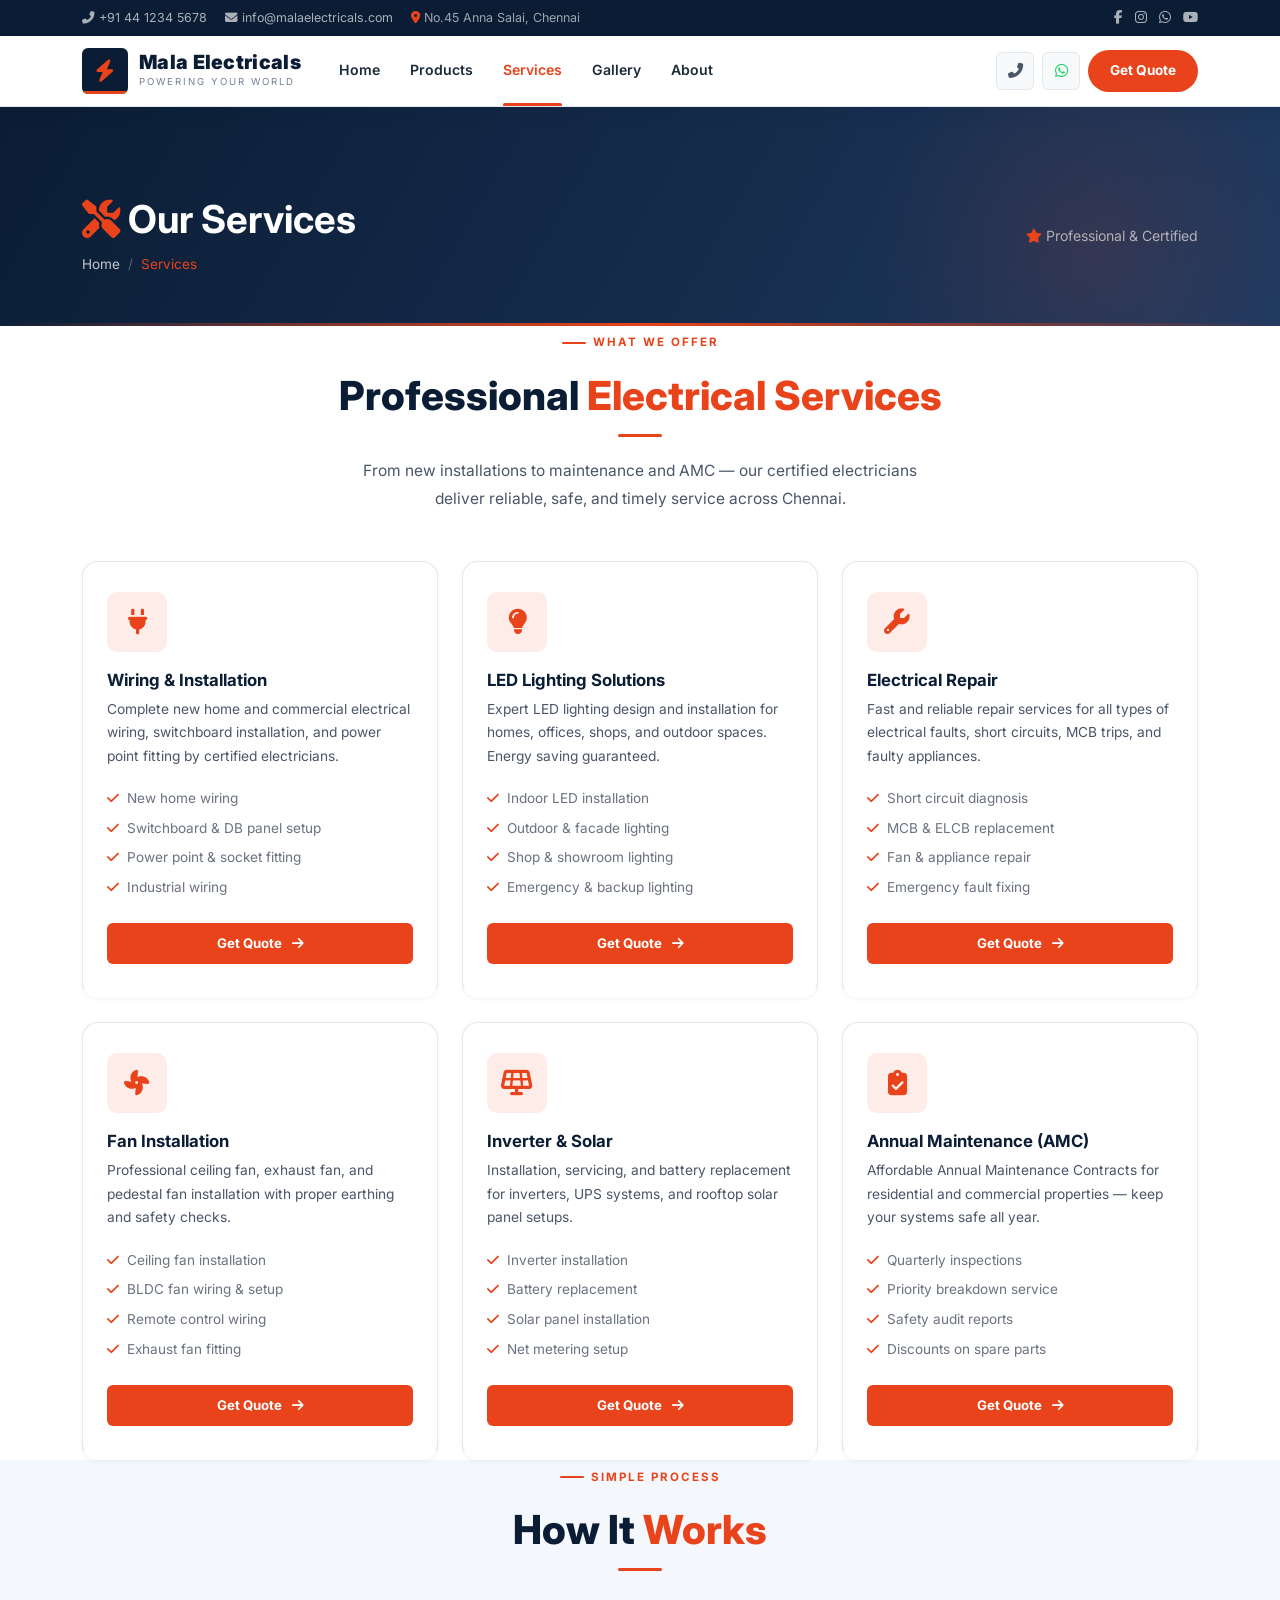
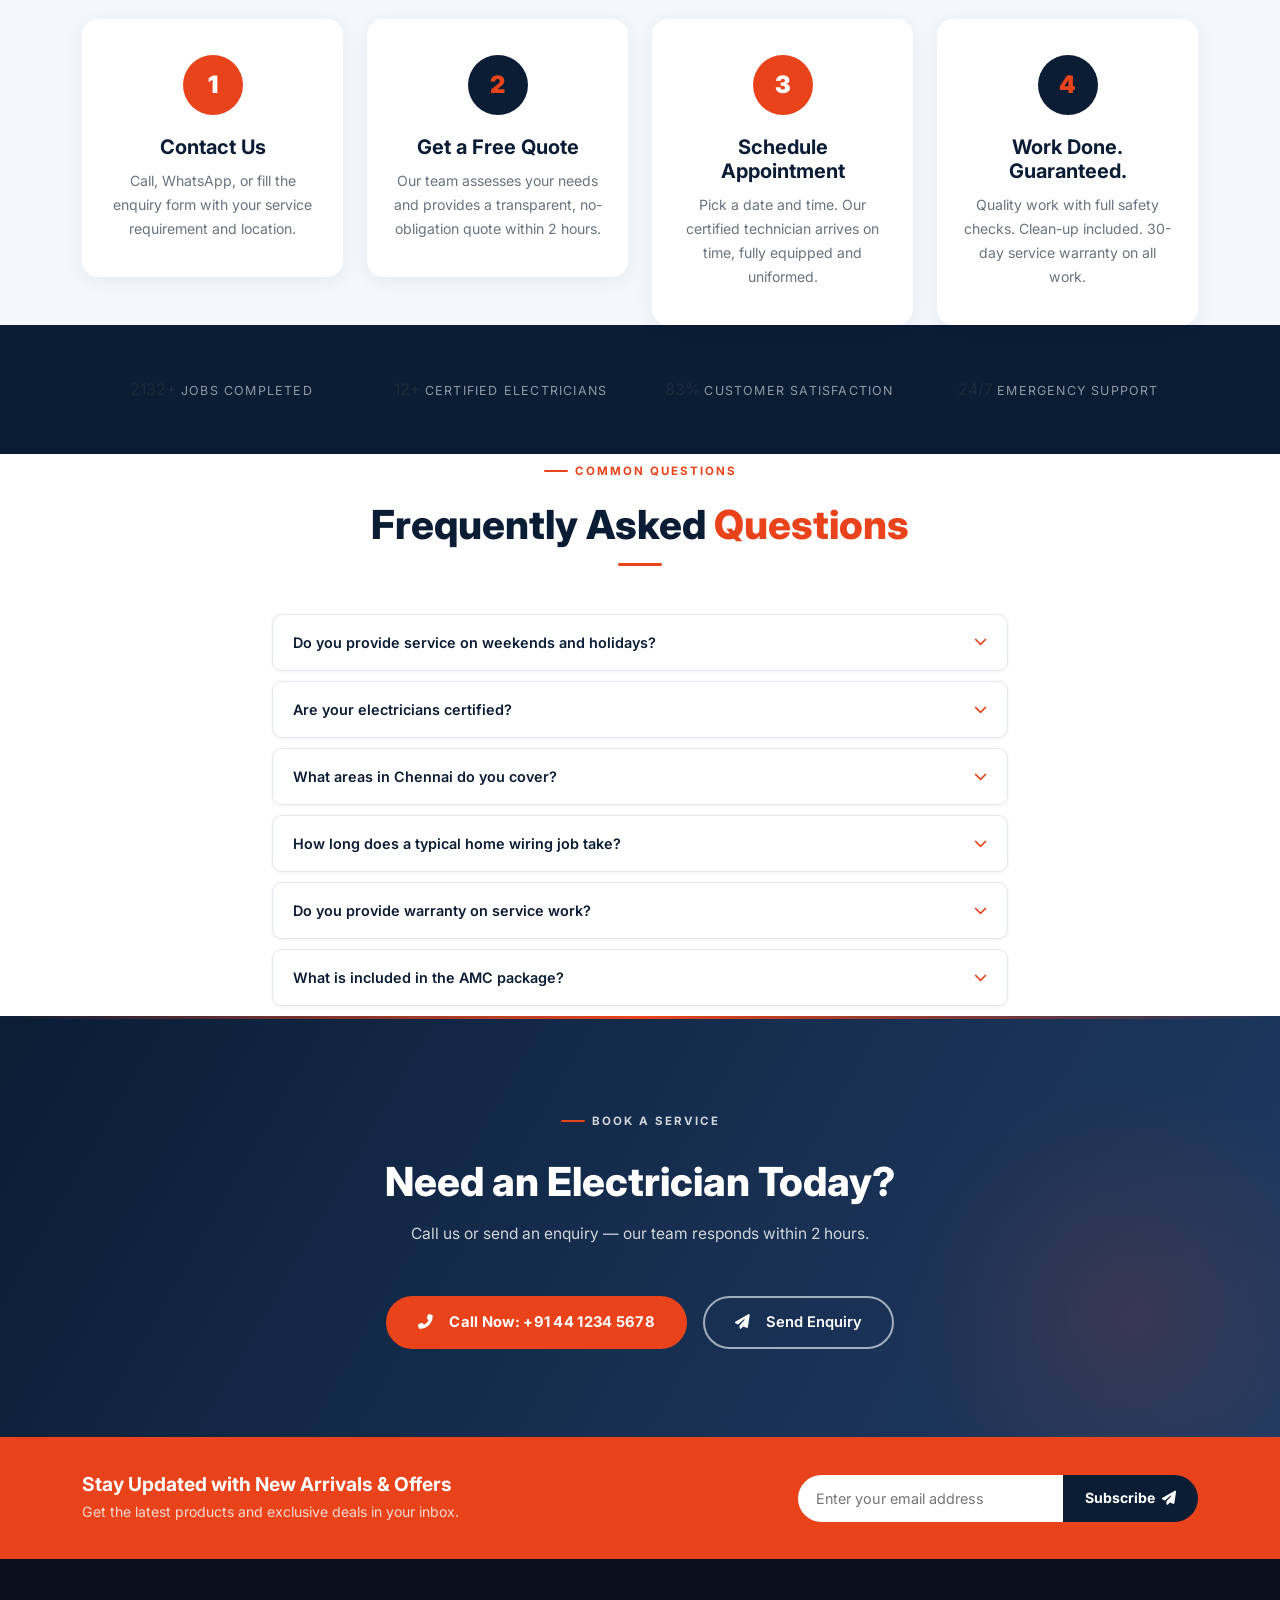
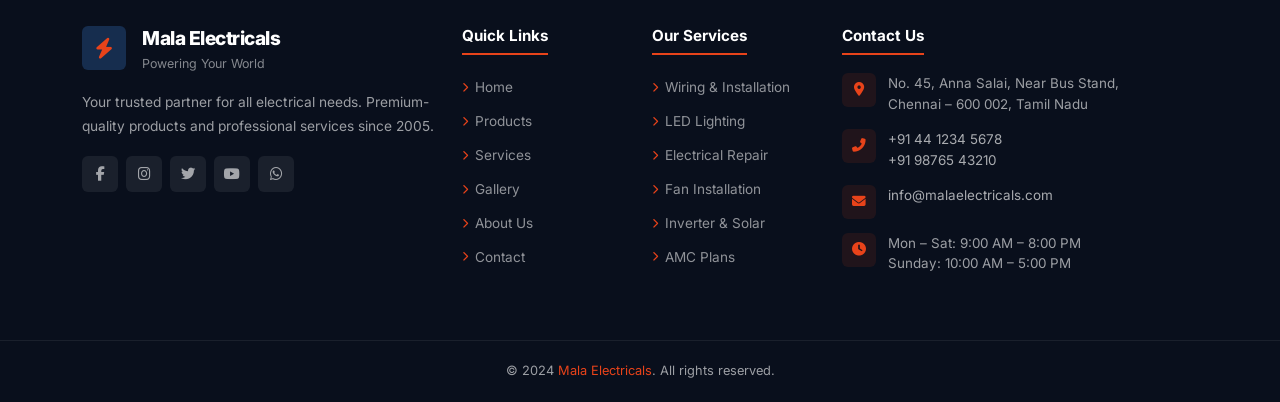
<file: services.html>
<!DOCTYPE html>
<html lang="en">
<head>
  <meta charset="UTF-8"/>
  <meta name="viewport" content="width=device-width,initial-scale=1.0"/>
  <title>Services — Mala Electricals</title>
  <meta name="description" content="Professional electrical services — installation, wiring, maintenance, solar and AMC services in Chennai by Mala Electricals."/>
  <link rel="stylesheet" href="https://cdn.jsdelivr.net/npm/bootstrap@5.3.2/dist/css/bootstrap.min.css"/>
  <link rel="stylesheet" href="https://cdnjs.cloudflare.com/ajax/libs/font-awesome/6.5.0/css/all.min.css"/>
  <link href="https://fonts.googleapis.com/css2?family=Inter:wght@400;500;600;700;800;900&display=swap" rel="stylesheet"/>
  <link rel="stylesheet" href="css/style.css"/>
</head>
<body>

<!-- PRELOADER -->
<div id="preloader">
  <div class="pl-inner">
    <div class="pl-logo"><i class="fas fa-bolt"></i></div>
    <div class="pl-brand">Mala Electricals</div>
    <div class="pl-tag">Powering Your World</div>
    <div class="pl-bar"><div class="pl-bar-fill"></div></div>
  </div>
</div>

<!-- TOP BAR -->
<div class="top-bar d-none d-md-block">
  <div class="container">
    <div class="top-bar-left">
      <a href="tel:+914412345678"><i class="fas fa-phone-alt"></i> +91 44 1234 5678</a>
      <a href="mailto:info@malaelectricals.com"><i class="fas fa-envelope"></i> info@malaelectricals.com</a>
      <span><i class="fas fa-map-marker-alt" style="color:var(--orange);"></i> No.45 Anna Salai, Chennai</span>
    </div>
    <div class="top-bar-right">
      <a href="#"><i class="fab fa-facebook-f"></i></a>
      <a href="#"><i class="fab fa-instagram"></i></a>
      <a href="#"><i class="fab fa-whatsapp"></i></a>
      <a href="#"><i class="fab fa-youtube"></i></a>
    </div>
  </div>
</div>

<!-- NAVBAR -->
<nav class="site-navbar" id="siteNavbar">
  <div class="container">
    <div class="navbar-inner">
      <a href="index.html" class="navbar-brand-wrap">
        <div class="nb-logo"><i class="fas fa-bolt"></i></div>
        <div>
          <span class="nb-brand-name">Mala Electricals</span>
          <span class="nb-tagline">Powering Your World</span>
        </div>
      </a>
      <div class="nb-links">
        <a href="index.html" class="nb-link">Home</a>
        <a href="products.html" class="nb-link">Products</a>
        <a href="services.html" class="nb-link active">Services</a>
        <a href="gallery.html" class="nb-link">Gallery</a>
        <a href="about.html" class="nb-link">About</a>
      </div>
      <div class="nb-actions">
        <a href="tel:+919876543210" class="nb-icon-btn d-none d-lg-flex" title="Call"><i class="fas fa-phone-alt"></i></a>
        <a href="https://wa.me/919876543210" target="_blank" class="nb-icon-btn d-none d-lg-flex" title="WhatsApp" style="color:#25d366;"><i class="fab fa-whatsapp"></i></a>
        <a href="contact.html" class="nb-cta">Get Quote</a>
        <button class="nb-toggler" id="nbToggler" aria-label="Menu">
          <span></span><span></span><span></span>
        </button>
      </div>
    </div>
    <div class="nb-mobile" id="nbMobile">
      <a href="index.html">Home</a>
      <a href="products.html">Products</a>
      <a href="services.html" class="active">Services</a>
      <a href="gallery.html">Gallery</a>
      <a href="about.html">About Us</a>
      <a href="contact.html">Contact Us</a>
    </div>
  </div>
</nav>

<!-- PAGE BANNER -->
<section class="page-banner">
  <div class="container">
    <div class="row align-items-center">
      <div class="col-md-8">
        <h1 class="banner-title"><i class="fas fa-tools me-2" style="color:var(--orange);"></i>Our Services</h1>
        <nav aria-label="breadcrumb">
          <ol class="breadcrumb">
            <li class="breadcrumb-item"><a href="index.html">Home</a></li>
            <li class="breadcrumb-item active">Services</li>
          </ol>
        </nav>
      </div>
      <div class="col-md-4 text-md-end mt-3 mt-md-0">
        <span style="color:rgba(255,255,255,.65);font-size:.88rem;"><i class="fas fa-star me-1" style="color:var(--orange);"></i>Professional &amp; Certified</span>
      </div>
    </div>
  </div>
</section>

<!-- SERVICES GRID -->
<section class="section-padding" style="background:#fff;">
  <div class="container">
    <div class="text-center reveal mb-5">
      <div class="eyebrow mx-auto">What We Offer</div>
      <h2 class="section-h mt-2">Professional <span style="color:var(--orange);">Electrical Services</span></h2>
      <div class="divider center"></div>
      <p class="section-p mx-auto">From new installations to maintenance and AMC — our certified electricians deliver reliable, safe, and timely service across Chennai.</p>
    </div>
    <div class="row g-4">

      <div class="col-md-6 col-lg-4 reveal reveal-delay-1">
        <div class="service-card">
          <div class="service-icon"><i class="fas fa-plug"></i></div>
          <h4>Wiring &amp; Installation</h4>
          <p>Complete new home and commercial electrical wiring, switchboard installation, and power point fitting by certified electricians.</p>
          <ul style="list-style:none;padding:0;margin:0 0 20px;font-size:.85rem;color:#6b7280;">
            <li style="padding:4px 0;"><i class="fas fa-check" style="color:var(--orange);margin-right:8px;"></i>New home wiring</li>
            <li style="padding:4px 0;"><i class="fas fa-check" style="color:var(--orange);margin-right:8px;"></i>Switchboard &amp; DB panel setup</li>
            <li style="padding:4px 0;"><i class="fas fa-check" style="color:var(--orange);margin-right:8px;"></i>Power point &amp; socket fitting</li>
            <li style="padding:4px 0;"><i class="fas fa-check" style="color:var(--orange);margin-right:8px;"></i>Industrial wiring</li>
          </ul>
          <a href="contact.html" class="btn-sm-orange">Get Quote <i class="fas fa-arrow-right ms-1"></i></a>
        </div>
      </div>

      <div class="col-md-6 col-lg-4 reveal reveal-delay-2">
        <div class="service-card">
          <div class="service-icon"><i class="fas fa-lightbulb"></i></div>
          <h4>LED Lighting Solutions</h4>
          <p>Expert LED lighting design and installation for homes, offices, shops, and outdoor spaces. Energy saving guaranteed.</p>
          <ul style="list-style:none;padding:0;margin:0 0 20px;font-size:.85rem;color:#6b7280;">
            <li style="padding:4px 0;"><i class="fas fa-check" style="color:var(--orange);margin-right:8px;"></i>Indoor LED installation</li>
            <li style="padding:4px 0;"><i class="fas fa-check" style="color:var(--orange);margin-right:8px;"></i>Outdoor &amp; facade lighting</li>
            <li style="padding:4px 0;"><i class="fas fa-check" style="color:var(--orange);margin-right:8px;"></i>Shop &amp; showroom lighting</li>
            <li style="padding:4px 0;"><i class="fas fa-check" style="color:var(--orange);margin-right:8px;"></i>Emergency &amp; backup lighting</li>
          </ul>
          <a href="contact.html" class="btn-sm-orange">Get Quote <i class="fas fa-arrow-right ms-1"></i></a>
        </div>
      </div>

      <div class="col-md-6 col-lg-4 reveal reveal-delay-3">
        <div class="service-card">
          <div class="service-icon"><i class="fas fa-wrench"></i></div>
          <h4>Electrical Repair</h4>
          <p>Fast and reliable repair services for all types of electrical faults, short circuits, MCB trips, and faulty appliances.</p>
          <ul style="list-style:none;padding:0;margin:0 0 20px;font-size:.85rem;color:#6b7280;">
            <li style="padding:4px 0;"><i class="fas fa-check" style="color:var(--orange);margin-right:8px;"></i>Short circuit diagnosis</li>
            <li style="padding:4px 0;"><i class="fas fa-check" style="color:var(--orange);margin-right:8px;"></i>MCB &amp; ELCB replacement</li>
            <li style="padding:4px 0;"><i class="fas fa-check" style="color:var(--orange);margin-right:8px;"></i>Fan &amp; appliance repair</li>
            <li style="padding:4px 0;"><i class="fas fa-check" style="color:var(--orange);margin-right:8px;"></i>Emergency fault fixing</li>
          </ul>
          <a href="contact.html" class="btn-sm-orange">Get Quote <i class="fas fa-arrow-right ms-1"></i></a>
        </div>
      </div>

      <div class="col-md-6 col-lg-4 reveal reveal-delay-1">
        <div class="service-card">
          <div class="service-icon"><i class="fas fa-fan"></i></div>
          <h4>Fan Installation</h4>
          <p>Professional ceiling fan, exhaust fan, and pedestal fan installation with proper earthing and safety checks.</p>
          <ul style="list-style:none;padding:0;margin:0 0 20px;font-size:.85rem;color:#6b7280;">
            <li style="padding:4px 0;"><i class="fas fa-check" style="color:var(--orange);margin-right:8px;"></i>Ceiling fan installation</li>
            <li style="padding:4px 0;"><i class="fas fa-check" style="color:var(--orange);margin-right:8px;"></i>BLDC fan wiring &amp; setup</li>
            <li style="padding:4px 0;"><i class="fas fa-check" style="color:var(--orange);margin-right:8px;"></i>Remote control wiring</li>
            <li style="padding:4px 0;"><i class="fas fa-check" style="color:var(--orange);margin-right:8px;"></i>Exhaust fan fitting</li>
          </ul>
          <a href="contact.html" class="btn-sm-orange">Get Quote <i class="fas fa-arrow-right ms-1"></i></a>
        </div>
      </div>

      <div class="col-md-6 col-lg-4 reveal reveal-delay-2">
        <div class="service-card">
          <div class="service-icon"><i class="fas fa-solar-panel"></i></div>
          <h4>Inverter &amp; Solar</h4>
          <p>Installation, servicing, and battery replacement for inverters, UPS systems, and rooftop solar panel setups.</p>
          <ul style="list-style:none;padding:0;margin:0 0 20px;font-size:.85rem;color:#6b7280;">
            <li style="padding:4px 0;"><i class="fas fa-check" style="color:var(--orange);margin-right:8px;"></i>Inverter installation</li>
            <li style="padding:4px 0;"><i class="fas fa-check" style="color:var(--orange);margin-right:8px;"></i>Battery replacement</li>
            <li style="padding:4px 0;"><i class="fas fa-check" style="color:var(--orange);margin-right:8px;"></i>Solar panel installation</li>
            <li style="padding:4px 0;"><i class="fas fa-check" style="color:var(--orange);margin-right:8px;"></i>Net metering setup</li>
          </ul>
          <a href="contact.html" class="btn-sm-orange">Get Quote <i class="fas fa-arrow-right ms-1"></i></a>
        </div>
      </div>

      <div class="col-md-6 col-lg-4 reveal reveal-delay-3">
        <div class="service-card">
          <div class="service-icon"><i class="fas fa-clipboard-check"></i></div>
          <h4>Annual Maintenance (AMC)</h4>
          <p>Affordable Annual Maintenance Contracts for residential and commercial properties — keep your systems safe all year.</p>
          <ul style="list-style:none;padding:0;margin:0 0 20px;font-size:.85rem;color:#6b7280;">
            <li style="padding:4px 0;"><i class="fas fa-check" style="color:var(--orange);margin-right:8px;"></i>Quarterly inspections</li>
            <li style="padding:4px 0;"><i class="fas fa-check" style="color:var(--orange);margin-right:8px;"></i>Priority breakdown service</li>
            <li style="padding:4px 0;"><i class="fas fa-check" style="color:var(--orange);margin-right:8px;"></i>Safety audit reports</li>
            <li style="padding:4px 0;"><i class="fas fa-check" style="color:var(--orange);margin-right:8px;"></i>Discounts on spare parts</li>
          </ul>
          <a href="contact.html" class="btn-sm-orange">Get Quote <i class="fas fa-arrow-right ms-1"></i></a>
        </div>
      </div>

    </div>
  </div>
</section>

<!-- HOW IT WORKS -->
<section class="section-padding" style="background:#f4f7fb;">
  <div class="container">
    <div class="text-center reveal mb-5">
      <div class="eyebrow mx-auto">Simple Process</div>
      <h2 class="section-h mt-2">How It <span style="color:var(--orange);">Works</span></h2>
      <div class="divider center"></div>
    </div>
    <div class="row g-4 justify-content-center">
      <div class="col-sm-6 col-lg-3 reveal reveal-delay-1">
        <div style="text-align:center;padding:36px 24px;background:#fff;border-radius:16px;box-shadow:0 4px 20px rgba(0,0,0,.06);">
          <div style="width:60px;height:60px;background:var(--orange);border-radius:50%;display:flex;align-items:center;justify-content:center;margin:0 auto 20px;"><span style="color:#fff;font-size:1.5rem;font-weight:900;">1</span></div>
          <h5 style="color:var(--navy);font-weight:700;margin-bottom:10px;">Contact Us</h5>
          <p style="color:#6b7280;font-size:.88rem;line-height:1.7;margin:0;">Call, WhatsApp, or fill the enquiry form with your service requirement and location.</p>
        </div>
      </div>
      <div class="col-sm-6 col-lg-3 reveal reveal-delay-2">
        <div style="text-align:center;padding:36px 24px;background:#fff;border-radius:16px;box-shadow:0 4px 20px rgba(0,0,0,.06);">
          <div style="width:60px;height:60px;background:var(--navy);border-radius:50%;display:flex;align-items:center;justify-content:center;margin:0 auto 20px;"><span style="color:var(--orange);font-size:1.5rem;font-weight:900;">2</span></div>
          <h5 style="color:var(--navy);font-weight:700;margin-bottom:10px;">Get a Free Quote</h5>
          <p style="color:#6b7280;font-size:.88rem;line-height:1.7;margin:0;">Our team assesses your needs and provides a transparent, no-obligation quote within 2 hours.</p>
        </div>
      </div>
      <div class="col-sm-6 col-lg-3 reveal reveal-delay-3">
        <div style="text-align:center;padding:36px 24px;background:#fff;border-radius:16px;box-shadow:0 4px 20px rgba(0,0,0,.06);">
          <div style="width:60px;height:60px;background:var(--orange);border-radius:50%;display:flex;align-items:center;justify-content:center;margin:0 auto 20px;"><span style="color:#fff;font-size:1.5rem;font-weight:900;">3</span></div>
          <h5 style="color:var(--navy);font-weight:700;margin-bottom:10px;">Schedule Appointment</h5>
          <p style="color:#6b7280;font-size:.88rem;line-height:1.7;margin:0;">Pick a date and time. Our certified technician arrives on time, fully equipped and uniformed.</p>
        </div>
      </div>
      <div class="col-sm-6 col-lg-3 reveal reveal-delay-4">
        <div style="text-align:center;padding:36px 24px;background:#fff;border-radius:16px;box-shadow:0 4px 20px rgba(0,0,0,.06);">
          <div style="width:60px;height:60px;background:var(--navy);border-radius:50%;display:flex;align-items:center;justify-content:center;margin:0 auto 20px;"><span style="color:var(--orange);font-size:1.5rem;font-weight:900;">4</span></div>
          <h5 style="color:var(--navy);font-weight:700;margin-bottom:10px;">Work Done. Guaranteed.</h5>
          <p style="color:#6b7280;font-size:.88rem;line-height:1.7;margin:0;">Quality work with full safety checks. Clean-up included. 30-day service warranty on all work.</p>
        </div>
      </div>
    </div>
  </div>
</section>

<!-- STATS -->
<section class="stats-strip">
  <div class="container">
    <div class="row g-0 text-center">
      <div class="col-6 col-md-3">
        <div class="stat-block">
          <span class="stat-big counter" data-target="2500" data-suffix="+">0+</span>
          <span class="stat-lbl">Jobs Completed</span>
        </div>
      </div>
      <div class="col-6 col-md-3">
        <div class="stat-block">
          <span class="stat-big counter" data-target="15" data-suffix="+">0+</span>
          <span class="stat-lbl">Certified Electricians</span>
        </div>
      </div>
      <div class="col-6 col-md-3">
        <div class="stat-block">
          <span class="stat-big counter" data-target="98" data-suffix="%">0%</span>
          <span class="stat-lbl">Customer Satisfaction</span>
        </div>
      </div>
      <div class="col-6 col-md-3">
        <div class="stat-block">
          <span class="stat-big">24/7</span>
          <span class="stat-lbl">Emergency Support</span>
        </div>
      </div>
    </div>
  </div>
</section>

<!-- FAQ -->
<section class="section-padding" style="background:#fff;">
  <div class="container">
    <div class="text-center reveal mb-5">
      <div class="eyebrow mx-auto">Common Questions</div>
      <h2 class="section-h mt-2">Frequently Asked <span style="color:var(--orange);">Questions</span></h2>
      <div class="divider center"></div>
    </div>
    <div class="row justify-content-center">
      <div class="col-lg-8">

        <div class="faq-item reveal">
          <div class="faq-q">Do you provide service on weekends and holidays? <i class="fas fa-chevron-down faq-icon"></i></div>
          <div class="faq-a">Yes! We offer services 7 days a week, including Sundays and public holidays. Emergency repair services are available 24/7. Just call us or WhatsApp your requirement.</div>
        </div>

        <div class="faq-item reveal">
          <div class="faq-q">Are your electricians certified? <i class="fas fa-chevron-down faq-icon"></i></div>
          <div class="faq-a">All our electricians are Government-certified (Licensed Electrical Contractors) with minimum 5 years of experience. They undergo regular safety training and are fully insured.</div>
        </div>

        <div class="faq-item reveal">
          <div class="faq-q">What areas in Chennai do you cover? <i class="fas fa-chevron-down faq-icon"></i></div>
          <div class="faq-a">We cover all of Chennai and surrounding areas including Adyar, Anna Nagar, T. Nagar, Velachery, OMR, Porur, Tambaram, and more. Contact us to confirm service availability in your area.</div>
        </div>

        <div class="faq-item reveal">
          <div class="faq-q">How long does a typical home wiring job take? <i class="fas fa-chevron-down faq-icon"></i></div>
          <div class="faq-a">A standard 2BHK wiring job takes 2–3 days. A 3BHK or villa project takes 4–7 days depending on complexity. We provide a detailed timeline before starting the work.</div>
        </div>

        <div class="faq-item reveal">
          <div class="faq-q">Do you provide warranty on service work? <i class="fas fa-chevron-down faq-icon"></i></div>
          <div class="faq-a">Yes, all our service work comes with a 30-day workmanship warranty. For new wiring installations, we provide a 1-year warranty. Products installed also carry their respective manufacturer warranties.</div>
        </div>

        <div class="faq-item reveal">
          <div class="faq-q">What is included in the AMC package? <i class="fas fa-chevron-down faq-icon"></i></div>
          <div class="faq-a">Our AMC package includes 4 scheduled inspections per year, priority breakdown service with 4-hour response time, a full safety audit report, free minor repairs during inspections, and a 15% discount on spare parts and materials.</div>
        </div>

      </div>
    </div>
  </div>
</section>

<!-- CTA -->
<section class="cta-section">
  <div class="container text-center position-relative">
    <div class="reveal">
      <div class="eyebrow" style="color:rgba(255,255,255,.8);border-color:rgba(255,255,255,.3);display:inline-flex;">Book a Service</div>
      <h2 class="section-h mt-3" style="color:#fff;">Need an Electrician Today?</h2>
      <p class="section-p mb-5 mx-auto" style="color:rgba(255,255,255,.8);">Call us or send an enquiry — our team responds within 2 hours.</p>
      <div class="d-flex justify-content-center gap-3 flex-wrap">
        <a href="tel:+914412345678" class="btn-orange"><i class="fas fa-phone-alt me-2"></i>Call Now: +91 44 1234 5678</a>
        <a href="contact.html" class="btn-outline-white"><i class="fas fa-paper-plane me-2"></i>Send Enquiry</a>
      </div>
    </div>
  </div>
</section>

<!-- FOOTER NEWSLETTER -->
<div class="footer-newsletter">
  <div class="container">
    <div class="fn-inner">
      <div class="fn-text">
        <h4>Stay Updated with New Arrivals &amp; Offers</h4>
        <p>Get the latest products and exclusive deals in your inbox.</p>
      </div>
      <form class="fn-form" id="newsletterForm">
        <input type="email" placeholder="Enter your email address" required/>
        <button type="submit">Subscribe <i class="fas fa-paper-plane ms-1"></i></button>
      </form>
    </div>
  </div>
</div>

<!-- FOOTER -->
<footer class="site-footer">
  <div class="container">
    <div class="row g-4">
      <div class="col-lg-4 col-md-6">
        <div class="d-flex align-items-center gap-3 mb-3">
          <div class="fl-icon"><i class="fas fa-bolt"></i></div>
          <div>
            <div style="color:#fff;font-size:1.2rem;font-weight:800;letter-spacing:-.5px;">Mala Electricals</div>
            <div style="color:rgba(255,255,255,.5);font-size:.78rem;">Powering Your World</div>
          </div>
        </div>
        <p class="footer-about">Your trusted partner for all electrical needs. Premium-quality products and professional services since 2005.</p>
        <div class="social-links">
          <a href="#" class="social-link"><i class="fab fa-facebook-f"></i></a>
          <a href="#" class="social-link"><i class="fab fa-instagram"></i></a>
          <a href="#" class="social-link"><i class="fab fa-twitter"></i></a>
          <a href="#" class="social-link"><i class="fab fa-youtube"></i></a>
          <a href="#" class="social-link"><i class="fab fa-whatsapp"></i></a>
        </div>
      </div>
      <div class="col-lg-2 col-md-6 col-6">
        <h5 class="footer-heading">Quick Links</h5>
        <ul class="footer-list">
          <li><a href="index.html"><i class="fas fa-chevron-right"></i>Home</a></li>
          <li><a href="products.html"><i class="fas fa-chevron-right"></i>Products</a></li>
          <li><a href="services.html"><i class="fas fa-chevron-right"></i>Services</a></li>
          <li><a href="gallery.html"><i class="fas fa-chevron-right"></i>Gallery</a></li>
          <li><a href="about.html"><i class="fas fa-chevron-right"></i>About Us</a></li>
          <li><a href="contact.html"><i class="fas fa-chevron-right"></i>Contact</a></li>
        </ul>
      </div>
      <div class="col-lg-2 col-md-6 col-6">
        <h5 class="footer-heading">Our Services</h5>
        <ul class="footer-list">
          <li><a href="#"><i class="fas fa-chevron-right"></i>Wiring &amp; Installation</a></li>
          <li><a href="#"><i class="fas fa-chevron-right"></i>LED Lighting</a></li>
          <li><a href="#"><i class="fas fa-chevron-right"></i>Electrical Repair</a></li>
          <li><a href="#"><i class="fas fa-chevron-right"></i>Fan Installation</a></li>
          <li><a href="#"><i class="fas fa-chevron-right"></i>Inverter &amp; Solar</a></li>
          <li><a href="#"><i class="fas fa-chevron-right"></i>AMC Plans</a></li>
        </ul>
      </div>
      <div class="col-lg-4 col-md-6">
        <h5 class="footer-heading">Contact Us</h5>
        <div class="footer-contact-row">
          <div class="footer-contact-icon"><i class="fas fa-map-marker-alt"></i></div>
          <div class="info">No. 45, Anna Salai, Near Bus Stand,<br>Chennai – 600 002, Tamil Nadu</div>
        </div>
        <div class="footer-contact-row">
          <div class="footer-contact-icon"><i class="fas fa-phone-alt"></i></div>
          <div class="info"><a href="tel:+914412345678" style="color:rgba(255,255,255,.65);">+91 44 1234 5678</a><br><a href="tel:+919876543210" style="color:rgba(255,255,255,.65);">+91 98765 43210</a></div>
        </div>
        <div class="footer-contact-row">
          <div class="footer-contact-icon"><i class="fas fa-envelope"></i></div>
          <div class="info"><a href="mailto:info@malaelectricals.com" style="color:rgba(255,255,255,.65);">info@malaelectricals.com</a></div>
        </div>
        <div class="footer-contact-row">
          <div class="footer-contact-icon"><i class="fas fa-clock"></i></div>
          <div class="info">Mon – Sat: 9:00 AM – 8:00 PM<br>Sunday: 10:00 AM – 5:00 PM</div>
        </div>
      </div>
    </div>
  </div>
  <div class="footer-bottom">
    <p class="mb-0">© 2024 <a href="index.html">Mala Electricals</a>. All rights reserved.</p>
  </div>
</footer>

<button id="scrollTop" title="Back to Top"><i class="fas fa-chevron-up"></i></button>
<script src="https://cdn.jsdelivr.net/npm/bootstrap@5.3.2/dist/js/bootstrap.bundle.min.js"></script>
<script src="js/script.js"></script>
</body>
</html>
</file>
<file: css/style.css>
/* ============================================================
   BRIGHT ELECTRICALS
   Design Inspiration: Crompton + Anchor by Panasonic
   ============================================================ */

/* ── CSS Variables ── */
:root {
  /* Anchor/Panasonic deep navy */
  --navy:        #0B1D35;
  --navy-2:      #162D4E;
  --navy-3:      #1E3A62;
  --navy-light:  #2A4F7C;

  /* Crompton orange-red energy */
  --orange:      #E8431A;
  --orange-dark: #C93810;
  --orange-light:#FF6535;

  /* Shared accents */
  --yellow:      #FFB800;
  --yellow-dark: #E6A500;

  /* Neutrals */
  --white:       #FFFFFF;
  --off-white:   #F8F9FB;
  --light:       #EEF2F7;
  --border:      #E2E8F0;
  --text:        #1C2B3A;
  --text-2:      #4A5568;
  --text-3:      #718096;
  --success:     #10B981;
  --danger:      #EF4444;

  /* Shadows */
  --shadow-sm:   0 1px 4px rgba(0,0,0,.06);
  --shadow:      0 4px 18px rgba(0,0,0,.09);
  --shadow-md:   0 8px 28px rgba(0,0,0,.13);
  --shadow-lg:   0 16px 48px rgba(0,0,0,.18);
  --shadow-orange: 0 6px 22px rgba(232,67,26,.35);
  --shadow-navy:   0 6px 22px rgba(11,29,53,.4);

  /* Transitions */
  --t: all .28s ease;
  --t-slow: all .45s ease;

  /* Radius */
  --r: 10px;
  --r-sm: 6px;
  --r-lg: 16px;
  --r-xl: 24px;
  --r-pill: 50px;
}

/* ── Reset ── */
*, *::before, *::after { box-sizing: border-box; margin: 0; padding: 0; }
html { scroll-behavior: smooth; }
body {
  font-family: 'Inter', 'Segoe UI', Tahoma, sans-serif;
  color: var(--text); background: var(--white);
  overflow-x: hidden; line-height: 1.6;
  -webkit-font-smoothing: antialiased;
}
h1,h2,h3,h4,h5,h6 { font-weight: 700; line-height: 1.2; color: var(--text); }
a { text-decoration: none; color: inherit; transition: var(--t); }
ul { list-style: none; }
img { max-width: 100%; display: block; }
button { font-family: inherit; }

/* ============================================================
   PRELOADER
   ============================================================ */
#preloader {
  position: fixed; inset: 0; z-index: 9999;
  background: var(--navy);
  display: flex; align-items: center; justify-content: center;
  transition: opacity .5s, visibility .5s;
}
#preloader.hidden { opacity: 0; visibility: hidden; }
.pl-inner { text-align: center; }
.pl-logo {
  width: 72px; height: 72px;
  background: var(--orange);
  border-radius: 18px;
  display: flex; align-items: center; justify-content: center;
  font-size: 2rem; color: #fff;
  margin: 0 auto 18px;
  animation: plPulse 1.2s ease-in-out infinite alternate;
}
.pl-brand { color: #fff; font-size: 1.5rem; font-weight: 800; letter-spacing: 2px; text-transform: uppercase; margin-bottom: 6px; }
.pl-tag { color: rgba(255,255,255,.4); font-size: .75rem; letter-spacing: 3px; text-transform: uppercase; margin-bottom: 22px; }
.pl-bar { width: 200px; height: 3px; background: rgba(255,255,255,.1); border-radius: 3px; margin: 0 auto; overflow: hidden; }
.pl-bar-fill { height: 100%; background: var(--orange); border-radius: 3px; animation: plBar 1.4s ease infinite; }
@keyframes plPulse { from { transform: scale(1); } to { transform: scale(1.08); } }
@keyframes plBar { 0%{width:0;margin-left:0} 50%{width:100%;margin-left:0} 100%{width:0;margin-left:100%} }

/* ============================================================
   SCROLL TO TOP
   ============================================================ */
#scrollTop {
  position: fixed; bottom: 28px; right: 28px; z-index: 990;
  width: 44px; height: 44px; border-radius: 50%;
  background: var(--orange); color: #fff; border: none;
  display: flex; align-items: center; justify-content: center;
  font-size: 1rem; cursor: pointer;
  box-shadow: var(--shadow-orange);
  transition: var(--t); opacity: 0; visibility: hidden;
}
#scrollTop.visible { opacity: 1; visibility: visible; }
#scrollTop:hover { background: var(--orange-dark); transform: translateY(-3px); }

/* ============================================================
   UTILITY / TYPOGRAPHY
   ============================================================ */
.section-pad { padding: 88px 0; }
.section-pad-sm { padding: 64px 0; }

.eyebrow {
  display: inline-flex; align-items: center; gap: 7px;
  font-size: .72rem; font-weight: 700; letter-spacing: 2px;
  text-transform: uppercase; color: var(--orange);
  margin-bottom: 12px;
}
.eyebrow::before { content: ''; width: 24px; height: 2px; background: var(--orange); border-radius: 1px; }

.section-h {
  font-size: clamp(1.75rem, 3.5vw, 2.5rem);
  font-weight: 800; color: var(--navy); margin-bottom: 14px;
}
.section-h span { color: var(--orange); }
.section-h.white { color: #fff; }
.section-h.white span { color: var(--yellow); }

.section-p { font-size: .97rem; color: var(--text-2); line-height: 1.8; max-width: 560px; }
.section-p.center { margin: 0 auto; }

.divider { width: 44px; height: 3px; background: var(--orange); border-radius: 2px; margin: 12px 0 20px; }
.divider.center { margin: 12px auto 20px; }
.divider.yellow { background: var(--yellow); }

/* ── Buttons ── */
.btn-orange {
  display: inline-flex; align-items: center; gap: 8px;
  background: var(--orange); color: #fff; border: 2px solid var(--orange);
  padding: 13px 30px; border-radius: var(--r-pill);
  font-weight: 700; font-size: .92rem; letter-spacing: .3px;
  transition: var(--t); cursor: pointer;
}
.btn-orange:hover {
  background: var(--orange-dark); border-color: var(--orange-dark); color: #fff;
  transform: translateY(-2px); box-shadow: var(--shadow-orange);
}
.btn-navy {
  display: inline-flex; align-items: center; gap: 8px;
  background: var(--navy); color: #fff; border: 2px solid var(--navy);
  padding: 13px 30px; border-radius: var(--r-pill);
  font-weight: 700; font-size: .92rem; transition: var(--t); cursor: pointer;
}
.btn-navy:hover {
  background: var(--navy-2); border-color: var(--navy-2); color: #fff;
  transform: translateY(-2px); box-shadow: var(--shadow-navy);
}
.btn-outline-white {
  display: inline-flex; align-items: center; gap: 8px;
  background: transparent; color: #fff; border: 2px solid rgba(255,255,255,.6);
  padding: 13px 30px; border-radius: var(--r-pill);
  font-weight: 600; font-size: .92rem; transition: var(--t); cursor: pointer;
}
.btn-outline-white:hover {
  background: #fff; color: var(--navy); border-color: #fff;
  transform: translateY(-2px);
}
.btn-outline-orange {
  display: inline-flex; align-items: center; gap: 8px;
  background: transparent; color: var(--orange); border: 2px solid var(--orange);
  padding: 11px 26px; border-radius: var(--r-pill);
  font-weight: 700; font-size: .9rem; transition: var(--t); cursor: pointer;
}
.btn-outline-orange:hover { background: var(--orange); color: #fff; transform: translateY(-2px); }
.btn-sm-orange {
  display: inline-flex; align-items: center; justify-content: center; gap: 6px;
  background: var(--orange); color: #fff; border: none;
  padding: 10px 20px; border-radius: var(--r-sm);
  font-weight: 700; font-size: .83rem; transition: var(--t);
  cursor: pointer; width: 100%;
}
.btn-sm-orange:hover { background: var(--orange-dark); color: #fff; transform: translateY(-2px); box-shadow: var(--shadow-orange); }
.btn-sm-navy {
  display: inline-flex; align-items: center; gap: 6px;
  background: var(--navy); color: #fff; border: none;
  padding: 10px 20px; border-radius: var(--r-sm);
  font-weight: 600; font-size: .83rem; transition: var(--t); cursor: pointer;
}
.btn-sm-navy:hover { background: var(--navy-2); color: #fff; }

/* ── Scroll reveal ── */
.reveal { opacity: 0; transform: translateY(26px); transition: opacity .6s ease, transform .6s ease; }
.reveal.revealed { opacity: 1; transform: none; }
.reveal-delay-1 { transition-delay: .1s; }
.reveal-delay-2 { transition-delay: .2s; }
.reveal-delay-3 { transition-delay: .3s; }
.reveal-delay-4 { transition-delay: .4s; }

/* ============================================================
   TOP UTILITY BAR  (Crompton-style)
   ============================================================ */
.top-bar {
  background: var(--navy);
  padding: 7px 0;
  font-size: .78rem; color: rgba(255,255,255,.6);
}
.top-bar .container { display: flex; align-items: center; justify-content: space-between; flex-wrap: wrap; gap: 6px; }
.top-bar-left { display: flex; align-items: center; gap: 18px; }
.top-bar-left a { color: rgba(255,255,255,.65); transition: var(--t); display: flex; align-items: center; gap: 5px; }
.top-bar-left a:hover { color: var(--orange); }
.top-bar-right { display: flex; align-items: center; gap: 12px; }
.top-bar-right a { color: rgba(255,255,255,.65); transition: var(--t); font-size: .85rem; }
.top-bar-right a:hover { color: var(--orange); }

/* ============================================================
   NAVBAR  (Anchor/Panasonic white clean + Crompton menus)
   ============================================================ */
.site-navbar {
  background: #fff;
  padding: 0;
  position: sticky; top: 0; z-index: 1000;
  box-shadow: 0 1px 0 var(--border), 0 4px 20px rgba(0,0,0,.06);
  transition: var(--t);
}
.site-navbar.scrolled { box-shadow: 0 4px 28px rgba(0,0,0,.12); }

.navbar-inner { display: flex; align-items: stretch; justify-content: space-between; height: 70px; }

/* Brand */
.navbar-brand-wrap { display: flex; align-items: center; gap: 11px; text-decoration: none; flex-shrink: 0; padding: 0 8px 0 0; }
.nb-logo {
  width: 46px; height: 46px; background: var(--navy); border-radius: var(--r-sm);
  display: flex; align-items: center; justify-content: center;
  font-size: 1.4rem; color: var(--orange); flex-shrink: 0;
  position: relative; overflow: hidden;
}
.nb-logo::after { content: ''; position: absolute; bottom: 0; left: 0; right: 0; height: 3px; background: var(--orange); }
.nb-brand-name { font-size: 1.22rem; font-weight: 900; color: var(--navy); letter-spacing: .3px; line-height: 1.1; display: block; }
.nb-tagline { font-size: .6rem; color: var(--text-3); letter-spacing: 2px; text-transform: uppercase; display: block; }

/* Nav links */
.nb-links { display: flex; align-items: stretch; gap: 2px; flex: 1; padding: 0 16px; }
.nb-link {
  position: relative; display: flex; align-items: center;
  padding: 0 14px; color: var(--text); font-weight: 600; font-size: .88rem;
  transition: var(--t); white-space: nowrap; height: 100%;
}
.nb-link::after {
  content: ''; position: absolute; bottom: 0; left: 14px; right: 14px;
  height: 3px; background: var(--orange); transform: scaleX(0); border-radius: 2px 2px 0 0;
  transition: transform .28s ease;
}
.nb-link:hover, .nb-link.active { color: var(--orange); }
.nb-link:hover::after, .nb-link.active::after { transform: scaleX(1); }

/* Nav right actions */
.nb-actions { display: flex; align-items: center; gap: 8px; flex-shrink: 0; }
.nb-icon-btn {
  width: 38px; height: 38px; border-radius: var(--r-sm);
  background: var(--off-white); border: 1px solid var(--border);
  display: flex; align-items: center; justify-content: center;
  color: var(--text-2); font-size: .95rem; transition: var(--t); cursor: pointer;
}
.nb-icon-btn:hover { background: var(--navy); color: #fff; border-color: var(--navy); }
.nb-cta {
  background: var(--orange); color: #fff; border: none;
  padding: 10px 22px; border-radius: var(--r-pill);
  font-weight: 700; font-size: .85rem; transition: var(--t); cursor: pointer;
  display: flex; align-items: center; gap: 6px;
}
.nb-cta:hover { background: var(--orange-dark); transform: translateY(-1px); box-shadow: var(--shadow-orange); color: #fff; }

/* Mobile toggle */
.nb-toggler {
  display: none; width: 42px; height: 42px;
  background: var(--off-white); border: 1px solid var(--border);
  border-radius: var(--r-sm); flex-direction: column;
  align-items: center; justify-content: center; gap: 5px;
  cursor: pointer; transition: var(--t); padding: 0;
}
.nb-toggler span {
  display: block; width: 20px; height: 2px;
  background: var(--navy); border-radius: 2px; transition: var(--t);
}
.nb-toggler:hover { background: var(--navy); }
.nb-toggler:hover span { background: #fff; }

/* Mobile nav */
.nb-mobile { display: none; }

@media (max-width: 991px) {
  .nb-links { display: none; }
  .nb-toggler { display: flex; }
  .nb-mobile {
    display: block; background: #fff; border-top: 1px solid var(--border);
    padding: 16px; position: absolute; top: 100%; left: 0; right: 0;
    box-shadow: var(--shadow-md); transform-origin: top;
    transform: scaleY(0); opacity: 0;
    transition: transform .3s ease, opacity .3s ease;
    pointer-events: none; z-index: 100;
  }
  .nb-mobile.open { transform: scaleY(1); opacity: 1; pointer-events: all; }
  .nb-mobile a {
    display: block; padding: 12px 16px; color: var(--text);
    font-weight: 600; font-size: .9rem; border-radius: var(--r-sm);
    border-bottom: 1px solid var(--border); transition: var(--t);
  }
  .nb-mobile a:last-child { border-bottom: none; }
  .nb-mobile a:hover, .nb-mobile a.active { color: var(--orange); background: rgba(232,67,26,.06); padding-left: 22px; }
}

/* ============================================================
   PAGE BANNER
   ============================================================ */
.page-banner {
  background: linear-gradient(120deg, var(--navy) 0%, var(--navy-2) 60%, var(--navy-3) 100%);
  padding: 90px 0 50px; position: relative; overflow: hidden;
}
.page-banner::before {
  content: ''; position: absolute; top: -50%; right: -5%;
  width: 500px; height: 500px;
  background: radial-gradient(circle, rgba(232,67,26,.12) 0%, transparent 65%);
  border-radius: 50%;
}
.page-banner::after {
  content: ''; position: absolute; bottom: 0; left: 0; right: 0;
  height: 3px; background: linear-gradient(to right, transparent, var(--orange), transparent);
}
.banner-title { font-size: clamp(1.7rem, 3.5vw, 2.4rem); color: #fff; margin-bottom: 12px; }
.breadcrumb { background: none; padding: 0; margin: 0; }
.breadcrumb-item { font-size: .85rem; color: rgba(255,255,255,.5); }
.breadcrumb-item.active { color: var(--orange); }
.breadcrumb-item a { color: rgba(255,255,255,.75); }
.breadcrumb-item+.breadcrumb-item::before { color: rgba(255,255,255,.3); }

/* ============================================================
   HERO  (Panasonic-style bold + Crompton category tiles below)
   ============================================================ */
.hero-section {
  background: var(--navy);
  min-height: 100vh;
  display: flex; flex-direction: column;
  position: relative; overflow: hidden;
}

/* Geometric bg decoration */
.hero-section::before {
  content: ''; position: absolute; top: -20%; right: -15%;
  width: 700px; height: 700px;
  background: radial-gradient(circle, rgba(232,67,26,.1) 0%, transparent 60%);
  border-radius: 50%;
}
.hero-section::after {
  content: ''; position: absolute; bottom: -20%; left: -10%;
  width: 500px; height: 500px;
  background: radial-gradient(circle, rgba(255,184,0,.06) 0%, transparent 60%);
  border-radius: 50%;
}

.hero-main { flex: 1; display: flex; align-items: center; padding: 80px 0 50px; position: relative; z-index: 2; }

.hero-eyebrow {
  display: inline-flex; align-items: center; gap: 10px;
  background: rgba(232,67,26,.12); border: 1px solid rgba(232,67,26,.3);
  color: #ff8060; padding: 7px 18px; border-radius: var(--r-pill);
  font-size: .75rem; font-weight: 700; letter-spacing: 1.5px;
  text-transform: uppercase; margin-bottom: 22px;
  animation: fadeUp .6s ease both;
}
.hero-title {
  font-size: clamp(2.5rem, 5.5vw, 4.2rem);
  font-weight: 900; color: #fff;
  line-height: 1.08; margin-bottom: 22px;
  animation: fadeUp .7s ease .1s both;
}
.hero-title .line2 { color: var(--orange); display: block; }
.hero-title .line3 { color: rgba(255,255,255,.55); font-size: .55em; font-weight: 400; display: block; letter-spacing: 3px; text-transform: uppercase; margin-bottom: 8px; font-size: clamp(.9rem, 1.5vw, 1.1rem); }

.hero-sub {
  font-size: clamp(.92rem, 1.8vw, 1.08rem);
  color: rgba(255,255,255,.65);
  line-height: 1.85; max-width: 500px; margin-bottom: 36px;
  animation: fadeUp .7s ease .2s both;
}
.hero-btns { display: flex; gap: 14px; flex-wrap: wrap; margin-bottom: 48px; animation: fadeUp .7s ease .3s both; }

.hero-stats { display: flex; gap: 0; animation: fadeUp .7s ease .4s both; }
.hero-stat { padding: 0 28px; border-right: 1px solid rgba(255,255,255,.1); }
.hero-stat:first-child { padding-left: 0; }
.hero-stat:last-child { border-right: none; }
.hero-stat .n { font-size: 2rem; font-weight: 900; color: var(--orange); display: block; line-height: 1; }
.hero-stat .l { font-size: .72rem; color: rgba(255,255,255,.5); text-transform: uppercase; letter-spacing: 1px; margin-top: 4px; }

/* Hero visual (right column) — Panasonic elegance */
.hero-visual { animation: fadeLeft .8s ease .2s both; }
.hero-product-showcase {
  background: rgba(255,255,255,.03);
  border: 1px solid rgba(255,255,255,.07);
  border-radius: var(--r-xl); padding: 28px;
  position: relative;
}
.hero-product-showcase::before {
  content: '';
  position: absolute; top: -1px; left: 30px; right: 30px; height: 2px;
  background: linear-gradient(to right, transparent, var(--orange), transparent);
  border-radius: 1px;
}
.hps-grid { display: grid; grid-template-columns: 1fr 1fr; gap: 12px; }
.hps-card {
  background: rgba(255,255,255,.05); border: 1px solid rgba(255,255,255,.07);
  border-radius: var(--r); padding: 22px 16px; text-align: center;
  transition: var(--t); cursor: default; position: relative; overflow: hidden;
}
.hps-card::after { content: ''; position: absolute; inset: 0; background: linear-gradient(135deg, transparent, rgba(232,67,26,.08)); opacity: 0; transition: var(--t); }
.hps-card:hover { border-color: rgba(232,67,26,.35); transform: translateY(-4px); }
.hps-card:hover::after { opacity: 1; }
.hps-card i { font-size: 2.4rem; color: var(--orange); display: block; margin-bottom: 10px; transition: var(--t); }
.hps-card:hover i { color: var(--yellow); transform: scale(1.1); }
.hps-card span { font-size: .8rem; color: rgba(255,255,255,.75); font-weight: 600; }

.hps-float {
  position: absolute; background: var(--orange); color: #fff;
  padding: 8px 14px; border-radius: var(--r-pill);
  font-size: .76rem; font-weight: 700;
  display: flex; align-items: center; gap: 6px;
  box-shadow: var(--shadow-orange); white-space: nowrap;
}
.hps-float i { font-size: .85rem; }
.hf-1 { top: -16px; right: 24px; animation: floatY 3s ease-in-out infinite; }
.hf-2 { bottom: -16px; left: 24px; animation: floatY 3s ease-in-out 1.5s infinite; }

/* Category strip at bottom of hero */
.hero-cat-strip {
  background: rgba(255,255,255,.04);
  border-top: 1px solid rgba(255,255,255,.07);
  padding: 18px 0; position: relative; z-index: 2;
}
.cat-strip-scroll { display: flex; gap: 8px; overflow-x: auto; padding-bottom: 4px; }
.cat-strip-scroll::-webkit-scrollbar { height: 3px; }
.cat-strip-scroll::-webkit-scrollbar-track { background: rgba(255,255,255,.05); }
.cat-strip-scroll::-webkit-scrollbar-thumb { background: var(--orange); border-radius: 3px; }
.cat-pill {
  display: inline-flex; align-items: center; gap: 8px;
  background: rgba(255,255,255,.07); border: 1px solid rgba(255,255,255,.1);
  color: rgba(255,255,255,.75); padding: 8px 16px;
  border-radius: var(--r-pill); font-size: .82rem; font-weight: 600;
  white-space: nowrap; transition: var(--t); cursor: pointer; flex-shrink: 0;
}
.cat-pill i { color: var(--orange); font-size: .9rem; }
.cat-pill:hover { background: var(--orange); border-color: var(--orange); color: #fff; transform: translateY(-2px); }
.cat-pill:hover i { color: #fff; }

@keyframes fadeUp { from { opacity: 0; transform: translateY(22px); } to { opacity: 1; transform: none; } }
@keyframes fadeLeft { from { opacity: 0; transform: translateX(30px); } to { opacity: 1; transform: none; } }
@keyframes floatY { 0%,100%{transform:translateY(0)} 50%{transform:translateY(-9px)} }

/* ============================================================
   BRAND STRIP  (Crompton-style)
   ============================================================ */
.brand-strip { background: var(--off-white); padding: 18px 0; border-bottom: 1px solid var(--border); }
.brand-strip-inner { display: flex; align-items: center; gap: 28px; overflow-x: auto; }
.brand-strip-label { font-size: .72rem; font-weight: 700; color: var(--text-3); text-transform: uppercase; letter-spacing: 1.5px; white-space: nowrap; flex-shrink: 0; }
.brand-item { display: flex; align-items: center; gap: 6px; font-size: .82rem; font-weight: 800; color: var(--navy); opacity: .55; transition: var(--t); white-space: nowrap; flex-shrink: 0; }
.brand-item:hover { opacity: 1; color: var(--orange); }
.brand-item i { color: var(--orange); font-size: .7rem; }

/* ============================================================
   SHOP BY CATEGORY  (Crompton-style tiles)
   ============================================================ */
.cat-grid { display: grid; grid-template-columns: repeat(3, 1fr); gap: 16px; }
@media(min-width:768px) { .cat-grid { grid-template-columns: repeat(6, 1fr); } }

.cat-tile {
  border-radius: var(--r-lg); overflow: hidden; position: relative;
  height: 160px; cursor: pointer; display: flex; align-items: flex-end;
  transition: var(--t);
}
.cat-tile:hover { transform: translateY(-5px); box-shadow: var(--shadow-md); }
.cat-tile-bg {
  position: absolute; inset: 0; display: flex; align-items: center; justify-content: center;
  transition: transform .4s ease;
  background-size: cover; background-position: center; background-repeat: no-repeat;
}
.cat-tile:hover .cat-tile-bg { transform: scale(1.07); }
.cat-tile-bg i { font-size: 3.5rem; color: rgba(255,255,255,.35); position: relative; z-index: 1; }
.cat-tile-overlay {
  position: absolute; inset: 0;
  background: linear-gradient(to top, rgba(0,0,0,.78) 0%, rgba(0,0,0,.18) 60%, transparent 100%);
}
.cat-tile-label { position: relative; z-index: 2; padding: 14px; }
.cat-tile-name { font-size: .88rem; font-weight: 700; color: #fff; display: block; }
.cat-tile-count { font-size: .7rem; color: rgba(255,255,255,.65); }

/* tile background colors */
.ctile-1 { background: linear-gradient(135deg,#0B1D35,#1E3A62); }
.ctile-2 { background: linear-gradient(135deg,#1a1a2e,#16213e); }
.ctile-3 { background: linear-gradient(135deg,#162d4e,#0d3060); }
.ctile-4 { background: linear-gradient(135deg,#1e3a62,#2a4f7c); }
.ctile-5 { background: linear-gradient(135deg,#0f2340,#1e3a5e); }
.ctile-6 { background: linear-gradient(135deg,#122038,#1c3050); }

/* ============================================================
   PRODUCT CARDS  (Crompton e-commerce style)
   ============================================================ */
.product-card {
  background: #fff; border-radius: var(--r-lg);
  border: 1px solid var(--border);
  box-shadow: var(--shadow-sm); transition: var(--t);
  overflow: hidden; height: 100%; display: flex; flex-direction: column;
}
.product-card:hover {
  transform: translateY(-6px); box-shadow: var(--shadow-md);
  border-color: rgba(232,67,26,.25);
}

.pc-img {
  height: 190px; background: var(--off-white);
  display: flex; align-items: center; justify-content: center;
  position: relative; overflow: hidden;
  border-bottom: 1px solid var(--border);
}
.pc-img img {
  width: 100%; height: 100%; object-fit: cover;
  transition: transform .4s ease;
}
.product-card:hover .pc-img img { transform: scale(1.07); }
.pc-img::after { content: ''; position: absolute; top: -20px; right: -20px; width: 80px; height: 80px; background: rgba(232,67,26,.05); border-radius: 50%; }
.pc-img i { font-size: 5.5rem; color: var(--navy-2); transition: var(--t); position: relative; z-index: 1; }
.product-card:hover .pc-img i { color: var(--orange); transform: scale(1.08) rotate(-4deg); }

.pc-badge {
  position: absolute; top: 12px; left: 12px; z-index: 2;
  background: var(--orange); color: #fff;
  padding: 3px 10px; border-radius: var(--r-pill);
  font-size: .67rem; font-weight: 800; letter-spacing: .5px; text-transform: uppercase;
}
.pc-badge.new  { background: var(--success); }
.pc-badge.hot  { background: #7c3aed; }

.pc-wishlist {
  position: absolute; top: 10px; right: 10px; z-index: 2;
  width: 32px; height: 32px; background: #fff; border-radius: 50%;
  display: flex; align-items: center; justify-content: center;
  color: var(--text-3); font-size: .88rem;
  box-shadow: var(--shadow-sm); transition: var(--t); cursor: pointer;
  opacity: 0;
}
.product-card:hover .pc-wishlist { opacity: 1; }
.pc-wishlist:hover { color: var(--danger); transform: scale(1.1); }

.pc-body { padding: 18px 16px 16px; flex: 1; display: flex; flex-direction: column; }
.pc-brand { font-size: .7rem; font-weight: 700; color: var(--text-3); text-transform: uppercase; letter-spacing: 1px; margin-bottom: 4px; }
.pc-name { font-size: 1rem; font-weight: 700; color: var(--navy); margin-bottom: 6px; line-height: 1.3; }
.pc-stars { color: var(--yellow); font-size: .75rem; margin-bottom: 6px; }
.pc-stars span { color: var(--text-3); font-size: .72rem; margin-left: 4px; }
.pc-desc { font-size: .82rem; color: var(--text-2); line-height: 1.6; margin-bottom: 10px; flex: 1; }
.pc-price { font-size: 1.28rem; font-weight: 800; color: var(--orange); margin-bottom: 12px; }
.pc-price .mrp { font-size: .85rem; color: var(--text-3); text-decoration: line-through; font-weight: 400; margin-left: 8px; }
.pc-price .disc { font-size: .72rem; background: rgba(16,185,129,.12); color: var(--success); padding: 2px 7px; border-radius: 50px; font-weight: 700; margin-left: 6px; }

/* Color swatches (Crompton-style) */
.pc-swatches { display: flex; gap: 5px; margin-bottom: 12px; }
.pc-swatch { width: 16px; height: 16px; border-radius: 50%; border: 2px solid #fff; box-shadow: 0 0 0 1px var(--border); cursor: pointer; transition: var(--t); }
.pc-swatch:hover, .pc-swatch.active { box-shadow: 0 0 0 2px var(--orange); }

/* ============================================================
   TAB BROWSING (Crompton-style)
   ============================================================ */
.product-tabs { display: flex; gap: 4px; flex-wrap: wrap; margin-bottom: 32px; }
.ptab {
  padding: 9px 20px; border-radius: var(--r-pill);
  border: 1.5px solid var(--border); background: #fff;
  color: var(--text-2); font-weight: 600; font-size: .85rem;
  cursor: pointer; transition: var(--t);
}
.ptab:hover, .ptab.active { background: var(--navy); border-color: var(--navy); color: #fff; }

/* ============================================================
   FEATURE CARDS  (Why Choose Us)
   ============================================================ */
.feature-card {
  background: #fff; border-radius: var(--r-lg);
  padding: 34px 24px; text-align: center;
  box-shadow: var(--shadow-sm); border: 1px solid var(--border);
  transition: var(--t); height: 100%; position: relative; overflow: hidden;
}
.feature-card::before { content: ''; position: absolute; top: 0; left: 0; right: 0; height: 3px; background: var(--orange); transform: scaleX(0); transition: var(--t); }
.feature-card:hover { transform: translateY(-5px); box-shadow: var(--shadow-md); }
.feature-card:hover::before { transform: scaleX(1); }
.fi-wrap {
  width: 68px; height: 68px; border-radius: 50%;
  background: var(--navy); margin: 0 auto 20px;
  display: flex; align-items: center; justify-content: center;
  font-size: 1.65rem; color: var(--orange); transition: var(--t);
  box-shadow: 0 4px 14px rgba(11,29,53,.25);
}
.feature-card:hover .fi-wrap { background: var(--orange); color: #fff; transform: scale(1.1) rotate(6deg); }
.feature-card h4 { font-size: 1.02rem; color: var(--navy); margin-bottom: 10px; }
.feature-card p { font-size: .86rem; color: var(--text-2); line-height: 1.7; }

/* ============================================================
   SERVICE CARDS
   ============================================================ */
.service-card {
  background: #fff; border-radius: var(--r-lg);
  padding: 30px 24px; box-shadow: var(--shadow-sm);
  border: 1px solid var(--border); transition: var(--t); height: 100%;
  border-bottom: 4px solid transparent;
}
.service-card:hover { transform: translateY(-5px); box-shadow: var(--shadow-md); border-bottom-color: var(--orange); }
.si-wrap {
  width: 58px; height: 58px; border-radius: var(--r);
  background: var(--navy); display: flex; align-items: center; justify-content: center;
  font-size: 1.4rem; color: var(--orange); margin-bottom: 18px; transition: var(--t);
}
.service-card:hover .si-wrap { background: var(--orange); color: #fff; }
.service-card h4 { font-size: 1.05rem; color: var(--navy); margin-bottom: 8px; }
.service-card p { font-size: .86rem; color: var(--text-2); line-height: 1.7; margin-bottom: 16px; }
.svc-link { font-size: .84rem; font-weight: 700; color: var(--orange); display: inline-flex; align-items: center; gap: 5px; transition: var(--t); }
.svc-link:hover { gap: 9px; color: var(--orange-dark); }

/* ============================================================
   STATS STRIP
   ============================================================ */
.stats-strip { background: var(--navy); padding: 52px 0; }
.stat-item { text-align: center; padding: 12px; }
.stat-num { display: block; font-size: clamp(2.2rem, 4vw, 3rem); font-weight: 900; color: var(--orange); line-height: 1; margin-bottom: 6px; }
.stat-lbl { font-size: .78rem; color: rgba(255,255,255,.55); text-transform: uppercase; letter-spacing: 1.2px; }
.stat-sep { width: 1px; background: rgba(255,255,255,.1); align-self: stretch; }

/* ============================================================
   TESTIMONIALS
   ============================================================ */
.testi-card {
  background: #fff; border-radius: var(--r-lg);
  padding: 30px; box-shadow: var(--shadow-sm);
  border: 1px solid var(--border); transition: var(--t); height: 100%;
  position: relative;
}
.testi-card::before { content: '"'; position: absolute; top: 18px; right: 22px; font-size: 5rem; color: rgba(232,67,26,.08); font-family: Georgia,serif; line-height: 1; }
.testi-card:hover { transform: translateY(-4px); box-shadow: var(--shadow-md); }
.testi-stars { color: var(--yellow); font-size: .8rem; margin-bottom: 14px; }
.testi-text { font-size: .9rem; color: var(--text-2); line-height: 1.8; margin-bottom: 20px; font-style: italic; }
.testi-author { display: flex; align-items: center; gap: 12px; border-top: 1px solid var(--border); padding-top: 16px; margin-top: auto; }
.testi-avatar {
  width: 46px; height: 46px; border-radius: 50%; flex-shrink: 0;
  background: var(--navy); display: flex; align-items: center; justify-content: center;
  color: var(--orange); font-weight: 800; font-size: 1rem;
}
.testi-name { font-size: .9rem; font-weight: 700; color: var(--navy); }
.testi-role { font-size: .75rem; color: var(--text-3); }

/* ============================================================
   CTA SECTION
   ============================================================ */
.cta-section {
  background: linear-gradient(120deg, var(--navy) 0%, var(--navy-2) 50%, var(--navy-3) 100%);
  padding: 88px 0; position: relative; overflow: hidden;
}
.cta-section::before {
  content: ''; position: absolute; bottom: -30%; right: -8%;
  width: 500px; height: 500px;
  background: radial-gradient(circle, rgba(232,67,26,.14) 0%, transparent 65%);
  border-radius: 50%;
}
.cta-section::after {
  content: ''; position: absolute; top: 0; left: 0; right: 0; height: 3px;
  background: linear-gradient(to right, transparent, var(--orange), transparent);
}

/* ============================================================
   PRODUCTS PAGE SIDEBAR
   ============================================================ */
.sidebar-box { background: #fff; border-radius: var(--r-lg); border: 1px solid var(--border); overflow: hidden; margin-bottom: 20px; }
.sidebar-head { background: var(--navy); padding: 14px 18px; color: #fff; font-weight: 700; font-size: .9rem; display: flex; align-items: center; gap: 8px; }
.sidebar-head i { color: var(--orange); }
.sidebar-body { padding: 12px; }
.cat-list li { border-bottom: 1px solid var(--border); }
.cat-list li:last-child { border-bottom: none; }
.cat-list a {
  display: flex; align-items: center; justify-content: space-between;
  padding: 10px 8px; color: var(--text); font-size: .86rem; font-weight: 500;
  border-radius: var(--r-sm); transition: var(--t);
}
.cat-list a i { color: var(--orange); font-size: .75rem; margin-right: 6px; }
.cat-list a:hover, .cat-list a.active { color: var(--orange); background: rgba(232,67,26,.06); padding-left: 14px; }
.cat-count { background: var(--light); color: var(--text-3); padding: 2px 8px; border-radius: 50px; font-size: .7rem; font-weight: 600; }
.cat-list a.active .cat-count { background: var(--orange); color: #fff; }

.search-wrap { background: #fff; border-radius: var(--r-lg); border: 1px solid var(--border); padding: 18px; margin-bottom: 20px; }
.search-wrap .form-control {
  border: 1.5px solid var(--border); border-right: 0;
  padding: 11px 16px; border-radius: var(--r-sm) 0 0 var(--r-sm);
  font-size: .9rem; outline: none;
}
.search-wrap .form-control:focus { border-color: var(--orange); box-shadow: none; }
.search-wrap .btn-search {
  background: var(--orange); color: #fff; border: none;
  padding: 11px 20px; border-radius: 0 var(--r-sm) var(--r-sm) 0;
  font-weight: 700; cursor: pointer; transition: var(--t);
}
.search-wrap .btn-search:hover { background: var(--orange-dark); }

.sort-bar {
  background: #fff; border: 1px solid var(--border); border-radius: var(--r-lg);
  padding: 12px 18px; margin-bottom: 20px;
  display: flex; align-items: center; justify-content: space-between; gap: 12px; flex-wrap: wrap;
}
.sort-bar .rc { font-size: .85rem; color: var(--text-3); }
.sort-bar .rc strong { color: var(--navy); }
.sort-select { border: 1.5px solid var(--border); border-radius: var(--r-sm); padding: 7px 14px; font-size: .85rem; color: var(--text); outline: none; cursor: pointer; background: #fff; }
.sort-select:focus { border-color: var(--orange); }

/* ============================================================
   PRODUCT DETAILS PAGE
   ============================================================ */
.pd-img-main {
  border-radius: var(--r-lg); background: var(--off-white);
  border: 1px solid var(--border);
  min-height: 360px; display: flex; align-items: center; justify-content: center;
  position: relative; overflow: hidden;
}
.pd-img-main i { font-size: 9rem; color: var(--navy); transition: var(--t); }
.pd-img-main:hover i { color: var(--orange); transform: scale(1.04); }

.thumb-strip { display: flex; gap: 10px; margin-top: 14px; flex-wrap: wrap; }
.thumb-tile {
  width: 76px; height: 76px; background: var(--off-white);
  border: 1.5px solid var(--border); border-radius: var(--r);
  display: flex; align-items: center; justify-content: center;
  cursor: pointer; transition: var(--t);
}
.thumb-tile i { font-size: 1.8rem; color: var(--navy-2); }
.thumb-tile:hover, .thumb-tile.active { border-color: var(--orange); }

.pd-brand { font-size: .72rem; font-weight: 700; text-transform: uppercase; letter-spacing: 1px; color: var(--text-3); margin-bottom: 6px; }
.pd-title { font-size: clamp(1.35rem, 2.5vw, 1.85rem); color: var(--navy); margin-bottom: 10px; }
.pd-stars { color: var(--yellow); font-size: .88rem; margin-bottom: 14px; }
.pd-stars span { color: var(--text-3); font-size: .82rem; margin-left: 5px; }
.pd-meta { display: flex; flex-wrap: wrap; gap: 16px; margin-bottom: 18px; }
.pd-meta-item { font-size: .82rem; color: var(--text-3); }
.pd-meta-item strong { color: var(--text); margin-left: 4px; }

.price-box { background: var(--off-white); border: 1px solid var(--border); border-radius: var(--r); padding: 18px 20px; margin-bottom: 20px; }
.price-curr { font-size: 2rem; font-weight: 900; color: var(--orange); }
.price-old { font-size: 1.05rem; color: var(--text-3); text-decoration: line-through; margin-left: 10px; }
.disc-tag { background: var(--danger); color: #fff; padding: 3px 10px; border-radius: 50px; font-size: .72rem; font-weight: 700; margin-left: 8px; }
.avail { display: inline-flex; align-items: center; gap: 6px; padding: 5px 14px; border-radius: 50px; font-size: .82rem; font-weight: 600; margin-top: 8px; }
.avail.yes { background: rgba(16,185,129,.1); color: var(--success); }

.qty-row { display: flex; align-items: center; gap: 14px; flex-wrap: wrap; margin-bottom: 20px; }
.qty-lbl { font-size: .88rem; font-weight: 700; color: var(--navy); }
.qty-ctrl { display: flex; border: 1.5px solid var(--border); border-radius: var(--r-sm); overflow: hidden; }
.qty-btn { width: 38px; height: 40px; background: var(--off-white); border: none; font-size: 1rem; color: var(--navy); cursor: pointer; transition: var(--t); }
.qty-btn:hover { background: var(--orange); color: #fff; }
.qty-num { width: 54px; height: 40px; border: none; outline: none; text-align: center; font-size: 1rem; font-weight: 700; color: var(--navy); background: #fff; }

.enq-btn { display: inline-flex; align-items: center; gap: 9px; background: var(--navy); color: #fff; border: 2px solid var(--navy); padding: 14px 32px; border-radius: var(--r-pill); font-size: .95rem; font-weight: 700; transition: var(--t); cursor: pointer; }
.enq-btn:hover { background: var(--navy-2); border-color: var(--navy-2); color: #fff; transform: translateY(-2px); box-shadow: var(--shadow-navy); }

.pd-feat-list { list-style: none; padding: 0; }
.pd-feat-list li { display: flex; align-items: center; gap: 10px; padding: 8px 0; border-bottom: 1px solid var(--border); font-size: .86rem; color: var(--text-2); }
.pd-feat-list li:last-child { border-bottom: none; }
.pd-feat-list li i { color: var(--success); font-size: .82rem; }

.detail-tabs .nav-link { color: var(--text-2); font-weight: 600; font-size: .88rem; border: none; border-bottom: 3px solid transparent; border-radius: 0; padding: 10px 20px; transition: var(--t); }
.detail-tabs .nav-link.active, .detail-tabs .nav-link:hover { color: var(--orange); border-bottom-color: var(--orange); background: none; }

/* ============================================================
   ABOUT PAGE
   ============================================================ */
.about-img-box { position: relative; }
.about-main-img { border-radius: 20px; overflow: hidden; background: linear-gradient(135deg, var(--navy), var(--navy-2)); min-height: 420px; display: flex; align-items: center; justify-content: center; }
.about-main-img i { font-size: 9rem; color: rgba(232,67,26,.2); }
.exp-badge { position: absolute; bottom: -18px; right: 24px; background: var(--orange); color: #fff; padding: 18px 22px; border-radius: var(--r-lg); text-align: center; box-shadow: var(--shadow-orange); }
.exp-years { display: block; font-size: 2.6rem; font-weight: 900; line-height: 1; }
.exp-text { font-size: .7rem; font-weight: 700; text-transform: uppercase; letter-spacing: 1px; }

.mv-card { background: #fff; border-radius: var(--r-lg); padding: 28px; box-shadow: var(--shadow-sm); border: 1px solid var(--border); border-top: 4px solid var(--orange); height: 100%; }
.mv-card h4 { color: var(--navy); margin-bottom: 10px; }
.mv-card p { color: var(--text-2); font-size: .9rem; line-height: 1.75; }

.team-card { background: #fff; border-radius: var(--r-lg); overflow: hidden; box-shadow: var(--shadow-sm); border: 1px solid var(--border); transition: var(--t); text-align: center; }
.team-card:hover { transform: translateY(-5px); box-shadow: var(--shadow-md); }
.team-card-top { background: var(--navy); padding: 28px 20px 20px; }
.ta-avatar { width: 72px; height: 72px; border-radius: 50%; background: var(--orange); display: flex; align-items: center; justify-content: center; font-size: 1.8rem; color: #fff; margin: 0 auto 12px; }
.team-card-top h5 { color: #fff; font-size: 1rem; margin-bottom: 2px; }
.team-card-top p { font-size: .78rem; color: var(--orange); font-weight: 700; }
.team-card-bot { padding: 18px 20px; }
.team-card-bot p { font-size: .83rem; color: var(--text-2); line-height: 1.6; }

/* ============================================================
   GALLERY PAGE
   ============================================================ */
.gallery-filter-bar { display: flex; gap: 8px; flex-wrap: wrap; justify-content: center; margin-bottom: 36px; }
.gal-filter { padding: 8px 20px; border-radius: var(--r-pill); border: 1.5px solid var(--border); background: #fff; color: var(--text-2); font-weight: 600; font-size: .86rem; cursor: pointer; transition: var(--t); }
.gal-filter:hover, .gal-filter.active { border-color: var(--orange); background: var(--orange); color: #fff; }

.gallery-tile { border-radius: var(--r-lg); overflow: hidden; position: relative; height: 234px; cursor: pointer; }
.gallery-tile-bg { width: 100%; height: 100%; display: flex; align-items: center; justify-content: center; transition: transform .4s ease; }
.gallery-tile:hover .gallery-tile-bg { transform: scale(1.06); }
.gallery-tile-bg i { font-size: 3.8rem; color: rgba(255,255,255,.2); }
.gallery-overlay { position: absolute; inset: 0; background: rgba(11,29,53,.84); display: flex; flex-direction: column; align-items: center; justify-content: center; gap: 8px; opacity: 0; transition: var(--t); }
.gallery-tile:hover .gallery-overlay { opacity: 1; }
.gal-zoom { width: 46px; height: 46px; background: var(--orange); border-radius: 50%; display: flex; align-items: center; justify-content: center; color: #fff; font-size: 1.1rem; }
.gallery-overlay h5 { color: #fff; font-size: .93rem; margin: 0; }
.gallery-overlay span { color: var(--orange); font-size: .78rem; }
.gtile-1{background:linear-gradient(135deg,#0B1D35,#1E3A62)}
.gtile-2{background:linear-gradient(135deg,#1a2f4e,#2456a0)}
.gtile-3{background:linear-gradient(135deg,#0d3060,#164080)}
.gtile-4{background:linear-gradient(135deg,#162d4a,#1e3a5c)}
.gtile-5{background:linear-gradient(135deg,#0a3050,#155070)}
.gtile-6{background:linear-gradient(135deg,#203060,#2a4080)}
.gtile-7{background:linear-gradient(135deg,#112038,#1a3050)}
.gtile-8{background:linear-gradient(135deg,#0e2840,#183060)}
.gtile-9{background:linear-gradient(135deg,#1a2a44,#243450)}
.gtile-10{background:linear-gradient(135deg,#0c2540,#162e50)}
.gtile-11{background:linear-gradient(135deg,#102035,#1a3048)}
.gtile-12{background:linear-gradient(135deg,#0e1e30,#182840)}

/* ============================================================
   CONTACT PAGE
   ============================================================ */
.contact-tile { background: #fff; border-radius: var(--r-lg); padding: 26px; box-shadow: var(--shadow-sm); border: 1px solid var(--border); display: flex; align-items: flex-start; gap: 16px; margin-bottom: 16px; transition: var(--t); border-left: 4px solid transparent; }
.contact-tile:hover { transform: translateX(5px); border-left-color: var(--orange); box-shadow: var(--shadow); }
.ct-icon { width: 50px; height: 50px; background: var(--navy); border-radius: var(--r); display: flex; align-items: center; justify-content: center; font-size: 1.2rem; color: var(--orange); flex-shrink: 0; }
.contact-tile h5 { color: var(--navy); font-size: .92rem; margin-bottom: 4px; }
.contact-tile p { color: var(--text-2); font-size: .85rem; margin: 0; line-height: 1.6; }
.contact-tile a { color: var(--text-2); }
.contact-tile a:hover { color: var(--orange); }

.cf-box { background: #fff; border-radius: var(--r-lg); padding: 38px; box-shadow: var(--shadow-sm); border: 1px solid var(--border); }
.cf-label { font-size: .86rem; font-weight: 700; color: var(--navy); margin-bottom: 6px; display: block; }
.cf-input {
  width: 100%; padding: 12px 16px;
  border: 1.5px solid var(--border); border-radius: var(--r-sm);
  font-size: .9rem; color: var(--text); font-family: inherit;
  outline: none; transition: var(--t); background: #fff;
}
.cf-input:focus { border-color: var(--orange); box-shadow: 0 0 0 3px rgba(232,67,26,.1); }
.cf-input.is-error { border-color: var(--danger); }
.field-error { font-size: .76rem; color: var(--danger); margin-top: 4px; display: none; }
.field-error.show { display: block; }

.map-wrap { border-radius: var(--r-lg); overflow: hidden; box-shadow: var(--shadow-sm); height: 380px; }
.map-wrap iframe { width: 100%; height: 100%; border: none; display: block; }

.hours-grid { display: grid; grid-template-columns: 1fr 1fr; gap: 5px 0; }
.hours-day { font-size: .84rem; font-weight: 600; color: var(--navy); padding: 5px 0; }
.hours-time { font-size: .84rem; color: var(--text-2); padding: 5px 0; text-align: right; }

.faq-item { background: #fff; border-radius: var(--r); margin-bottom: 10px; box-shadow: var(--shadow-sm); border: 1px solid var(--border); overflow: hidden; }
.faq-q { padding: 16px 20px; font-size: .9rem; font-weight: 600; color: var(--navy); cursor: pointer; display: flex; align-items: center; justify-content: space-between; transition: var(--t); user-select: none; }
.faq-q:hover { color: var(--orange); }
.faq-q .faq-ico { font-size: .82rem; color: var(--orange); transition: transform .3s; }
.faq-q.open .faq-ico { transform: rotate(180deg); }
.faq-a { max-height: 0; overflow: hidden; transition: max-height .4s ease, padding .3s ease; font-size: .86rem; color: var(--text-2); line-height: 1.75; padding: 0 20px; }
.faq-a.open { max-height: 200px; padding: 0 20px 16px; }

/* ============================================================
   SERVICES PAGE
   ============================================================ */
.svc-hero-card { background: #fff; border-radius: var(--r-lg); overflow: hidden; box-shadow: var(--shadow-sm); border: 1px solid var(--border); transition: var(--t); height: 100%; }
.svc-hero-card:hover { transform: translateY(-6px); box-shadow: var(--shadow-md); }
.shc-top { padding: 32px 26px 24px; background: var(--navy); position: relative; overflow: hidden; }
.shc-top::after { content: ''; position: absolute; bottom: -20px; right: -20px; width: 80px; height: 80px; background: rgba(232,67,26,.1); border-radius: 50%; }
.shc-top i { font-size: 2.6rem; color: var(--orange); display: block; margin-bottom: 12px; }
.shc-top h4 { color: #fff; font-size: 1.1rem; margin-bottom: 5px; }
.shc-top p { color: rgba(255,255,255,.6); font-size: .82rem; margin: 0; line-height: 1.6; }
.shc-bot { padding: 20px 26px; }
.shc-list { list-style: none; padding: 0; margin-bottom: 18px; }
.shc-list li { display: flex; align-items: center; gap: 9px; padding: 7px 0; border-bottom: 1px solid var(--border); font-size: .85rem; color: var(--text-2); }
.shc-list li:last-child { border-bottom: none; }
.shc-list li i { color: var(--orange); font-size: .78rem; }

.process-step { display: flex; align-items: flex-start; gap: 16px; background: #fff; border-radius: var(--r); padding: 22px; box-shadow: var(--shadow-sm); border: 1px solid var(--border); transition: var(--t); }
.process-step:hover { transform: translateX(5px); box-shadow: var(--shadow); }
.step-num { width: 46px; height: 46px; flex-shrink: 0; background: var(--orange); border-radius: 50%; display: flex; align-items: center; justify-content: center; font-size: 1.1rem; font-weight: 900; color: #fff; }
.process-step h5 { font-size: .95rem; color: var(--navy); margin-bottom: 4px; }
.process-step p { font-size: .83rem; color: var(--text-2); margin: 0; line-height: 1.6; }

.pricing-card { background: #fff; border-radius: var(--r-lg); padding: 30px 26px; box-shadow: var(--shadow-sm); border: 1.5px solid var(--border); text-align: center; transition: var(--t); height: 100%; position: relative; overflow: hidden; }
.pricing-card.featured { background: var(--navy); border-color: var(--navy); }
.pricing-card:hover:not(.featured) { border-color: var(--orange); transform: translateY(-4px); box-shadow: var(--shadow-md); }
.pc-pop-badge { position: absolute; top: 14px; right: -28px; background: var(--orange); color: #fff; padding: 4px 36px; font-size: .7rem; font-weight: 800; text-transform: uppercase; transform: rotate(45deg); letter-spacing: 1px; }
.pcard-name { font-size: .78rem; text-transform: uppercase; letter-spacing: 1.5px; color: var(--text-3); margin-bottom: 10px; font-weight: 700; }
.pricing-card.featured .pcard-name { color: rgba(255,255,255,.55); }
.pcard-price { font-size: 2.3rem; font-weight: 900; color: var(--navy); margin-bottom: 4px; line-height: 1; }
.pricing-card.featured .pcard-price { color: var(--orange); }
.pcard-price sup { font-size: 1rem; vertical-align: super; }
.pcard-price sub { font-size: .82rem; font-weight: 400; color: var(--text-3); }
.pricing-card.featured .pcard-price sub { color: rgba(255,255,255,.4); }
.pcard-desc { font-size: .82rem; color: var(--text-3); margin-bottom: 20px; }
.pricing-card.featured .pcard-desc { color: rgba(255,255,255,.5); }
.pcard-feat { display: flex; align-items: center; gap: 9px; padding: 8px 0; border-bottom: 1px solid var(--border); font-size: .84rem; color: var(--text-2); }
.pricing-card.featured .pcard-feat { border-color: rgba(255,255,255,.08); color: rgba(255,255,255,.72); }
.pcard-feat i.yes { color: var(--success); font-size: .82rem; }
.pcard-feat i.no { color: var(--text-3); font-size: .82rem; }

/* ============================================================
   FOOTER  (Crompton multi-column + newsletter)
   ============================================================ */
.footer-newsletter {
  background: var(--orange);
  padding: 36px 0;
}
.fn-inner { display: flex; align-items: center; justify-content: space-between; flex-wrap: wrap; gap: 20px; }
.fn-text h4 { color: #fff; font-size: 1.2rem; margin-bottom: 4px; }
.fn-text p { color: rgba(255,255,255,.8); font-size: .88rem; margin: 0; }
.fn-form { display: flex; gap: 0; max-width: 400px; flex: 1; }
.fn-input { flex: 1; padding: 12px 18px; border: none; border-radius: var(--r-pill) 0 0 var(--r-pill); font-size: .9rem; outline: none; }
.fn-btn { background: var(--navy); color: #fff; border: none; padding: 12px 22px; border-radius: 0 var(--r-pill) var(--r-pill) 0; font-weight: 700; font-size: .88rem; cursor: pointer; transition: var(--t); white-space: nowrap; }
.fn-btn:hover { background: #fff; color: var(--navy); }

.site-footer { background: #090f1c; color: rgba(255,255,255,.6); padding-top: 64px; }
.footer-logo-wrap { display: flex; align-items: center; gap: 10px; margin-bottom: 14px; }
.fl-icon { width: 44px; height: 44px; background: var(--navy-2); border-radius: var(--r-sm); display: flex; align-items: center; justify-content: center; font-size: 1.3rem; color: var(--orange); }
.footer-brand { font-size: 1.35rem; font-weight: 900; color: #fff; }
.footer-about { font-size: .86rem; line-height: 1.75; margin-bottom: 18px; }

.social-links { display: flex; gap: 8px; }
.social-link { width: 36px; height: 36px; background: rgba(255,255,255,.07); border-radius: var(--r-sm); display: flex; align-items: center; justify-content: center; color: rgba(255,255,255,.6); font-size: .9rem; transition: var(--t); }
.social-link:hover { background: var(--orange); color: #fff; transform: translateY(-2px); }

.footer-heading { color: #fff; font-size: .95rem; font-weight: 700; margin-bottom: 18px; padding-bottom: 8px; border-bottom: 2px solid var(--orange); display: inline-block; }
.footer-list { padding: 0; }
.footer-list li { margin-bottom: 8px; }
.footer-list a { color: rgba(255,255,255,.55); font-size: .85rem; display: inline-flex; align-items: center; gap: 7px; transition: var(--t); }
.footer-list a i { font-size: .62rem; color: var(--orange); }
.footer-list a:hover { color: var(--orange); padding-left: 4px; }

.footer-contact-row { display: flex; align-items: flex-start; gap: 12px; margin-bottom: 14px; }
.fci { width: 34px; height: 34px; flex-shrink: 0; background: rgba(232,67,26,.1); border-radius: var(--r-sm); display: flex; align-items: center; justify-content: center; color: var(--orange); font-size: .85rem; }
.footer-contact-row .inf { font-size: .84rem; line-height: 1.55; }
.footer-contact-row a { color: rgba(255,255,255,.6); transition: var(--t); }
.footer-contact-row a:hover { color: var(--orange); }

.footer-bottom { border-top: 1px solid rgba(255,255,255,.07); padding: 20px 0; margin-top: 52px; text-align: center; font-size: .8rem; }
.footer-bottom a { color: var(--orange); }

/* ============================================================
   TOAST
   ============================================================ */
.be-toast { position: fixed; bottom: 78px; right: 26px; z-index: 9990; border-radius: 10px; padding: 13px 20px; display: flex; align-items: center; gap: 9px; font-weight: 600; font-size: .88rem; box-shadow: var(--shadow-md); max-width: 310px; animation: fadeUp .35s ease; }

/* ============================================================
   RESPONSIVE
   ============================================================ */
@media(max-width:991px) {
  .hero-section { min-height: auto; }
  .hero-main { padding: 100px 0 50px; }
  .hero-visual { margin-top: 44px; }
}
@media(max-width:767px) {
  .section-pad { padding: 60px 0; }
  .hero-stats { gap: 10px; }
  .hero-stat { padding: 0 12px; }
  .cat-grid { grid-template-columns: repeat(3,1fr); }
  .cf-box { padding: 24px; }
  .fn-inner { flex-direction: column; }
  .fn-form { width: 100%; }
}
@media(max-width:480px) {
  .hero-title { font-size: 2rem; }
  .cat-grid { grid-template-columns: repeat(2,1fr); }
  .hero-stats { flex-direction: column; gap: 8px; }
  .hero-stat { border-right: none; padding: 4px 0; display: flex; align-items: center; gap: 12px; }
  .hero-stat .l { margin-top: 0; }
}

/* ============================================================
   SUPPLEMENTAL — missing class aliases used in page HTML
   ============================================================ */

/* fn-form direct child input/button (newsletter bar in inner pages) */
.fn-form input  { flex: 1; padding: 12px 18px; border: none; border-radius: var(--r-pill) 0 0 var(--r-pill); font-size: .9rem; outline: none; min-width: 0; }
.fn-form button { background: var(--navy); color: #fff; border: none; padding: 12px 22px; border-radius: 0 var(--r-pill) var(--r-pill) 0; font-weight: 700; font-size: .88rem; cursor: pointer; transition: var(--t); white-space: nowrap; }
.fn-form button:hover { background: #fff; color: var(--navy); }

/* footer-contact-icon — alias for fci */
.footer-contact-icon { width: 34px; height: 34px; flex-shrink: 0; background: rgba(232,67,26,.1); border-radius: var(--r-sm); display: flex; align-items: center; justify-content: center; color: var(--orange); font-size: .85rem; }
/* footer-contact-row .info — alias for .inf */
.footer-contact-row .info { font-size: .84rem; line-height: 1.55; }

/* pc-badge variants */
.pc-badge-new  { background: var(--success) !important; }
.pc-badge-sale { background: var(--orange)  !important; }

/* service-icon — alias for .si-wrap */
.service-icon { width: 60px; height: 60px; background: rgba(232,67,26,.1); border-radius: var(--r); display: flex; align-items: center; justify-content: center; font-size: 1.6rem; color: var(--orange); margin-bottom: 18px; transition: var(--t); }
.service-card:hover .service-icon { background: var(--orange); color: #fff; }

/* faq-icon — alias for .faq-ico */
.faq-q .faq-icon { font-size: .82rem; color: var(--orange); transition: transform .3s; margin-left: auto; }
.faq-q.open .faq-icon { transform: rotate(180deg); }

/* Gallery card layout */
.gallery-item { background: #fff; border-radius: var(--r-lg); overflow: hidden; box-shadow: var(--shadow-sm); border: 1px solid var(--border); transition: var(--t); height: 100%; }
.gallery-item:hover { transform: translateY(-5px); box-shadow: var(--shadow-md); }
.gallery-img { height: 220px; display: flex; align-items: center; justify-content: center; position: relative; overflow: hidden; background-size: cover; background-position: center; background-repeat: no-repeat; }
.gallery-img img { position: absolute; inset: 0; width: 100%; height: 100%; object-fit: cover; transition: transform .5s ease; }
.gallery-item:hover .gallery-img img { transform: scale(1.08); }
.gallery-img i { font-size: 3.6rem; color: rgba(255,255,255,.18); position: relative; z-index: 1; }
.gallery-overlay { position: absolute; inset: 0; background: rgba(11,29,53,.85); display: flex; flex-direction: column; align-items: center; justify-content: center; gap: 8px; opacity: 0; transition: var(--t); z-index: 2; }
.gallery-item:hover .gallery-overlay { opacity: 1; }
.gal-overlay-content { text-align: center; color: #fff; }
.gal-overlay-content h6 { font-size: .95rem; font-weight: 700; margin-bottom: 4px; }
.gal-overlay-content p { font-size: .8rem; color: rgba(255,255,255,.7); margin: 0; }
.gallery-info { padding: 18px 20px; }
.gal-tag { display: inline-block; background: rgba(232,67,26,.1); color: var(--orange); font-size: .75rem; font-weight: 700; text-transform: uppercase; letter-spacing: .5px; padding: 3px 10px; border-radius: var(--r-pill); margin-bottom: 8px; }
.gallery-info h6 { font-size: .92rem; font-weight: 700; color: var(--navy); margin-bottom: 5px; line-height: 1.35; }
.gallery-info p { font-size: .82rem; color: var(--text-2); line-height: 1.6; margin: 0; }

/* Gallery filter container */
.gal-filters-wrap { display: flex; flex-wrap: wrap; gap: 10px; justify-content: center; margin-bottom: 10px; }

/* Contact form inputs */
.contact-input { border: 1.5px solid var(--border); border-radius: var(--r); padding: 12px 16px; font-size: .9rem; color: var(--text); transition: var(--t); }
.contact-input:focus { outline: none; border-color: var(--orange); box-shadow: 0 0 0 3px rgba(232,67,26,.1); }
.contact-input.is-error { border-color: var(--danger); }
.contact-error { font-size: .76rem; color: var(--danger); margin-top: 5px; display: none; }
.contact-error.show { display: block; }
</file>
